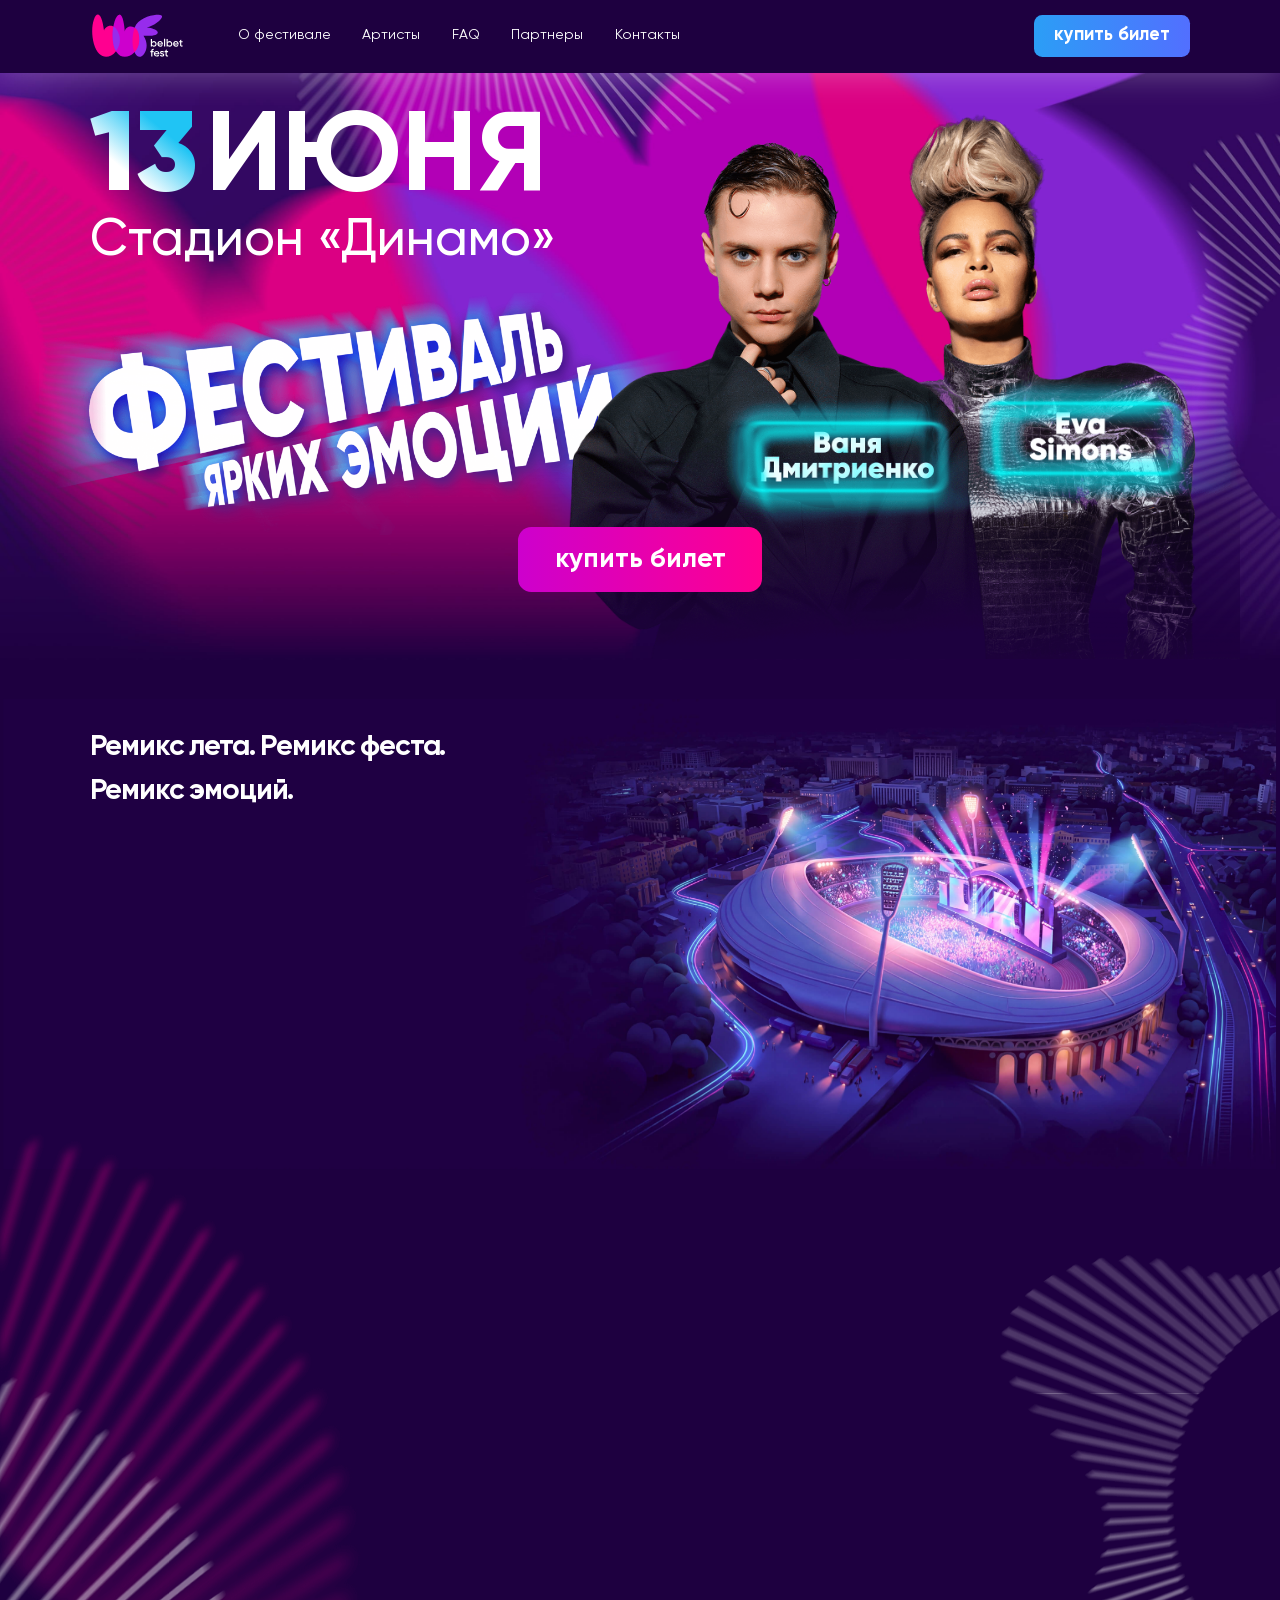
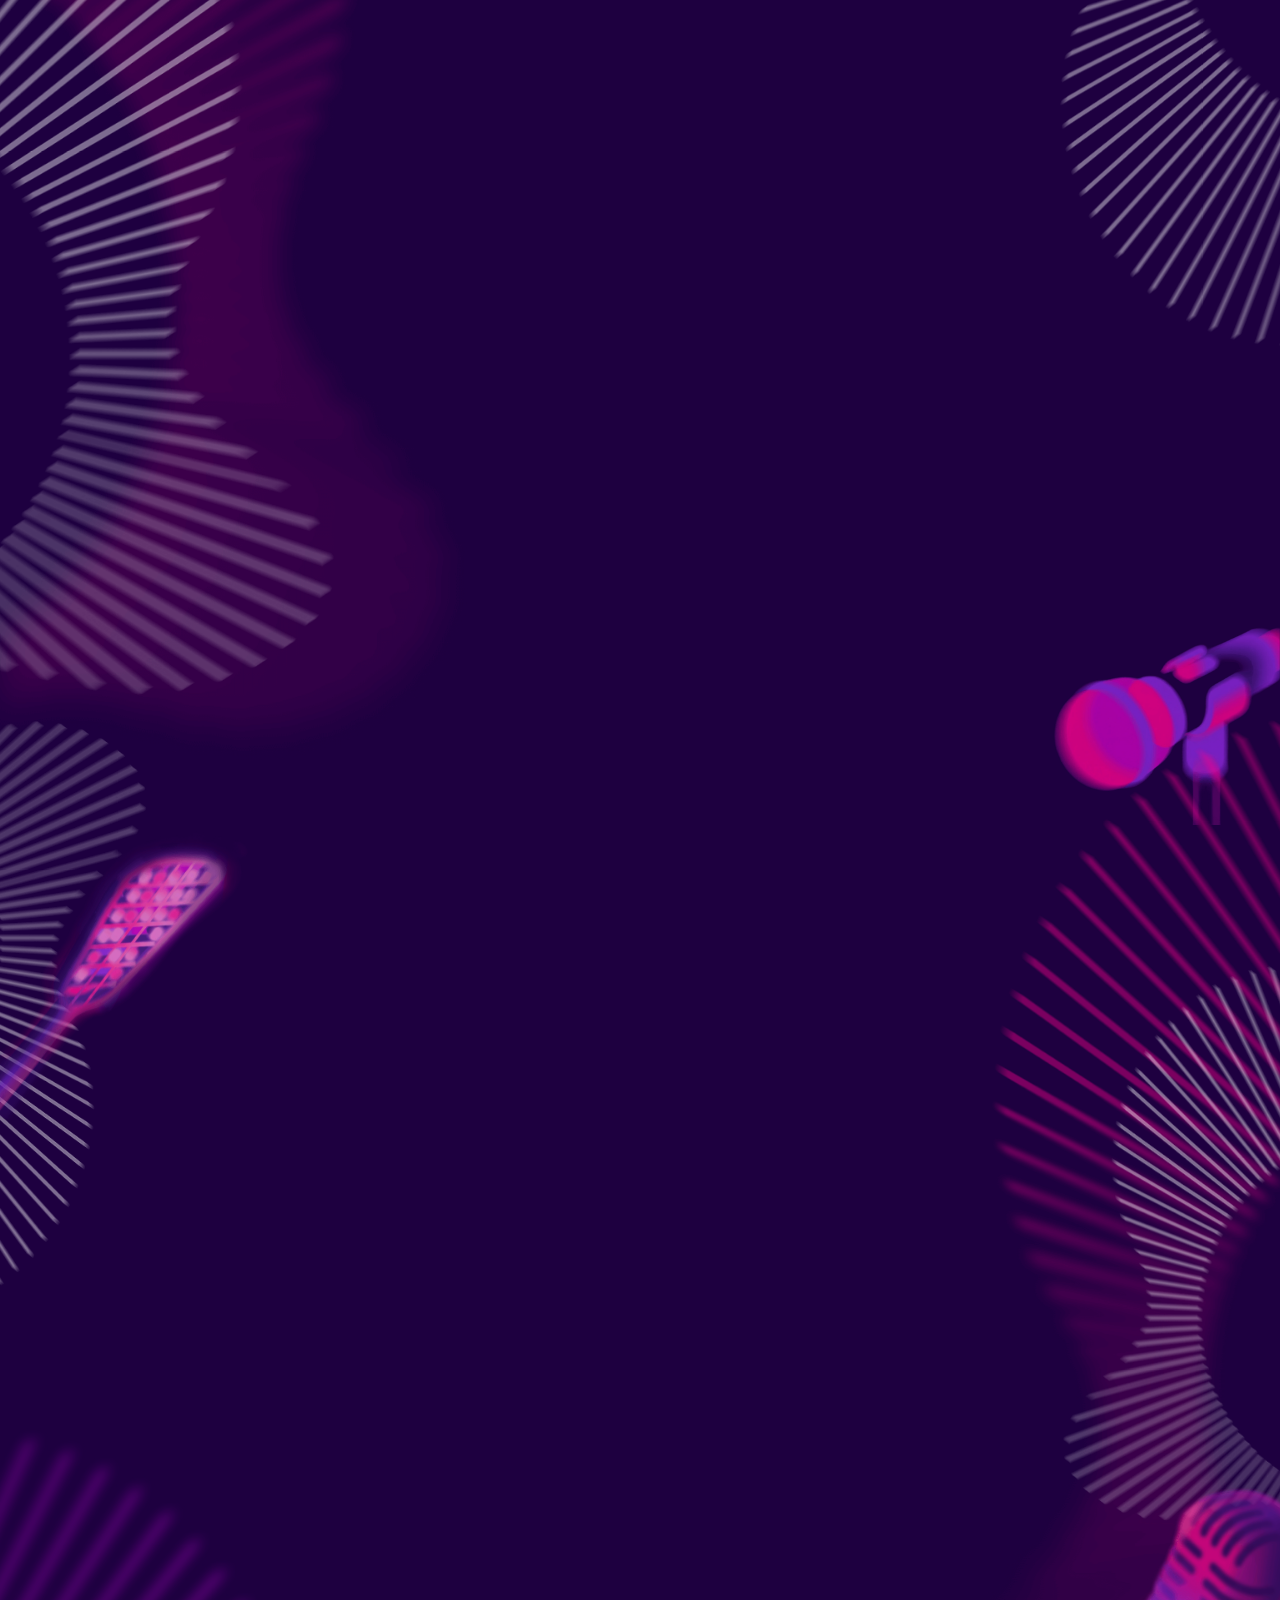
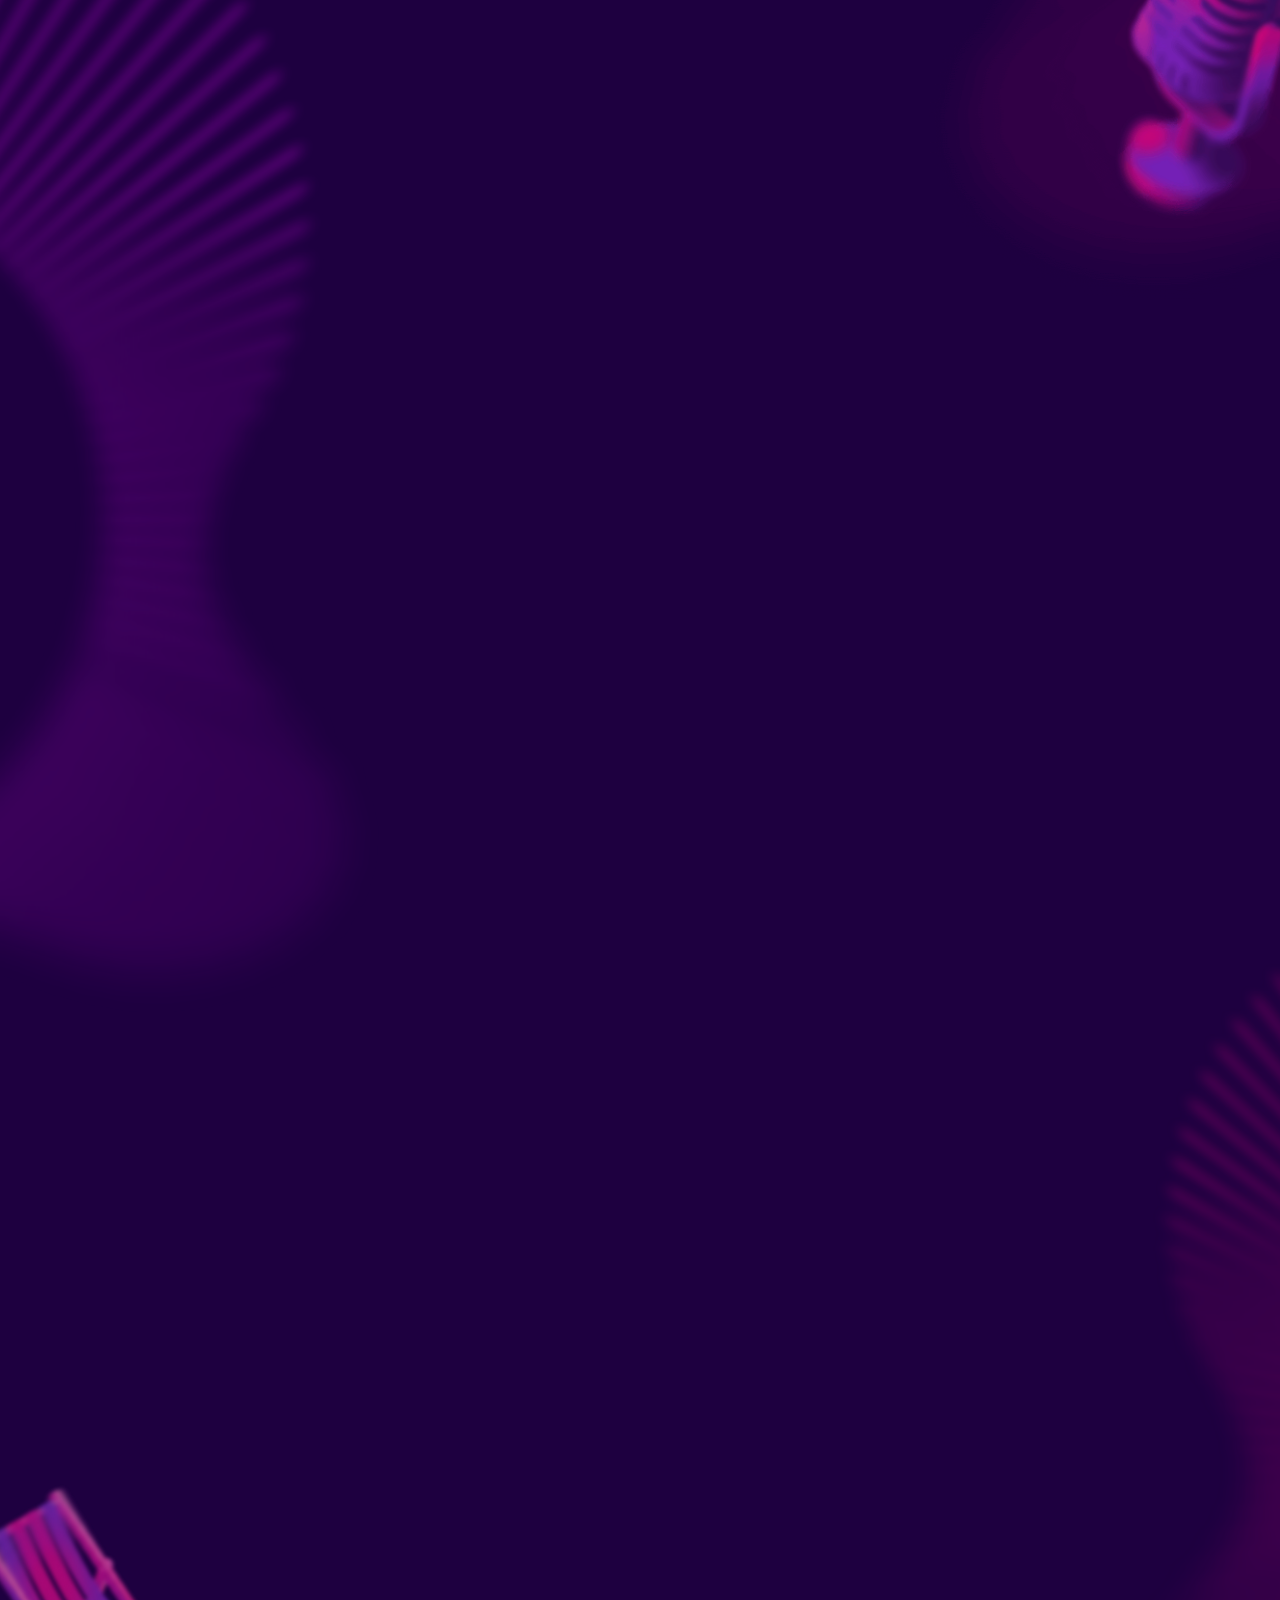
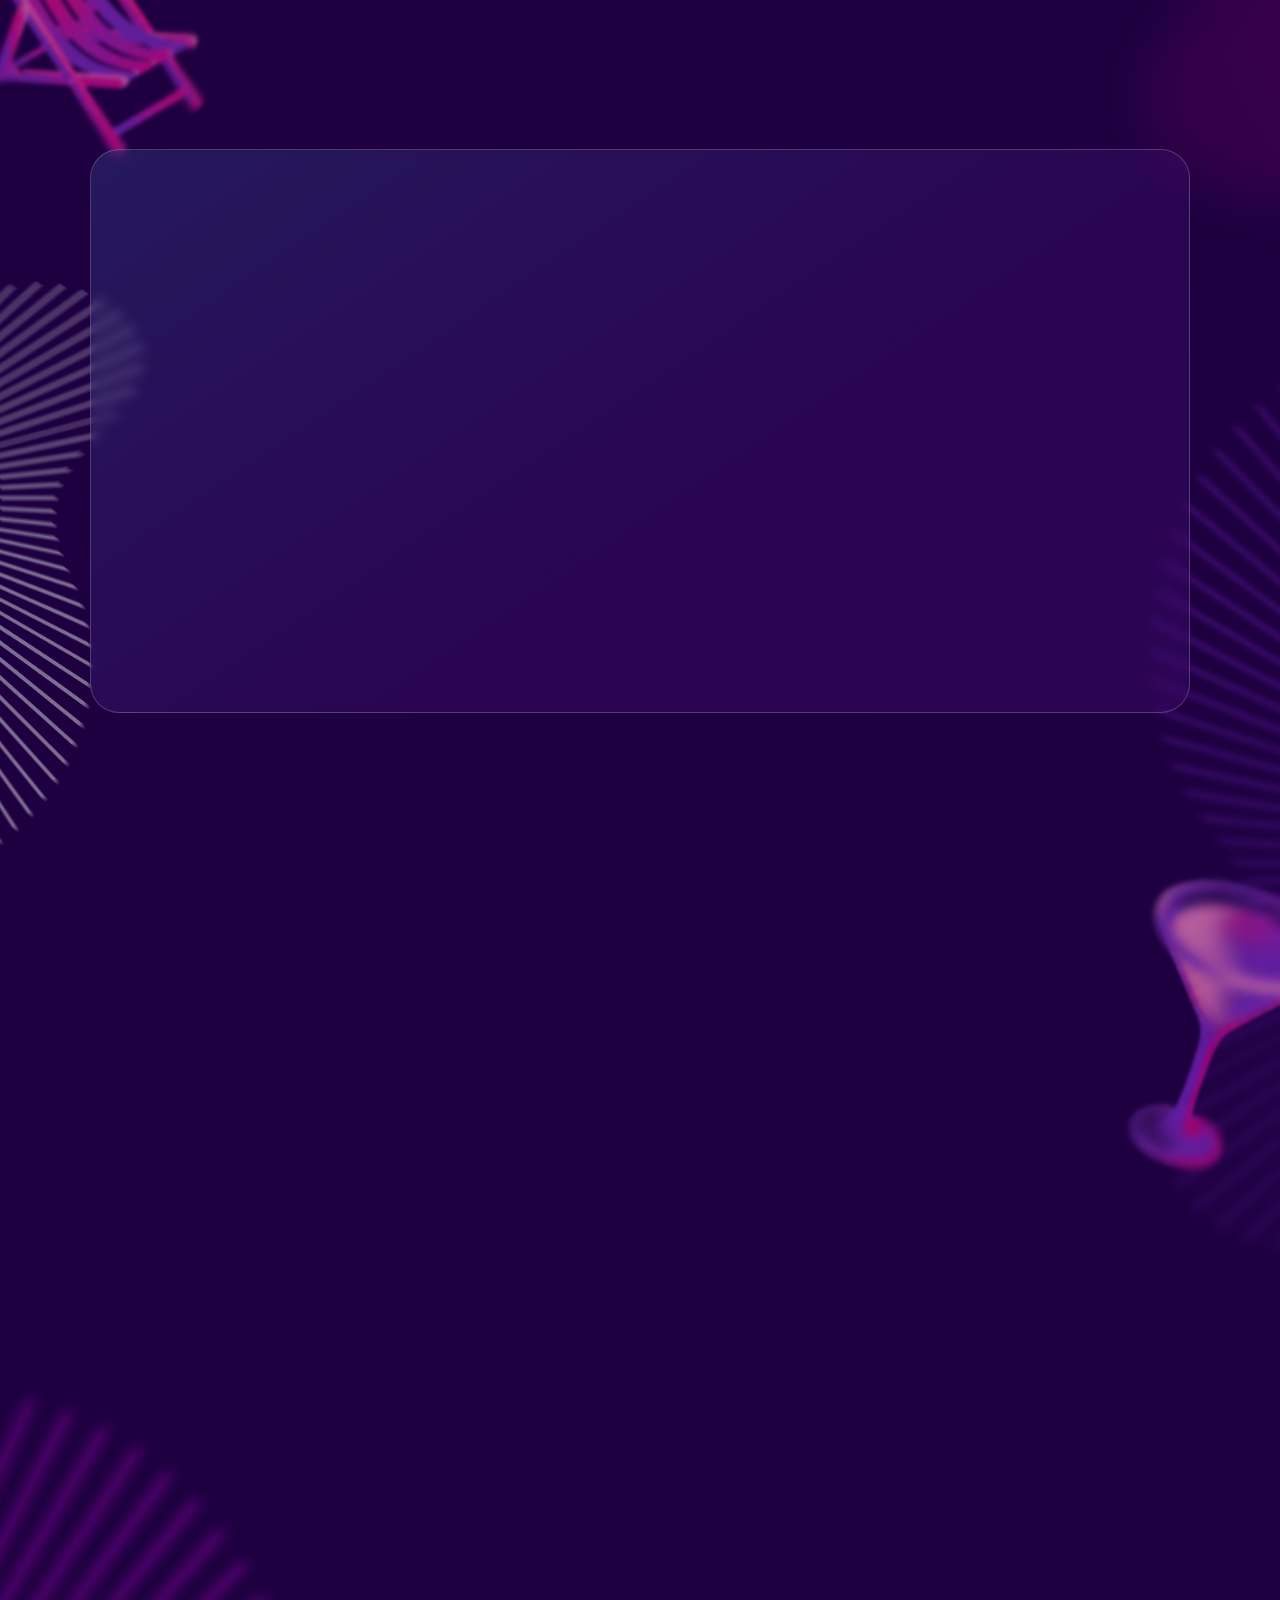
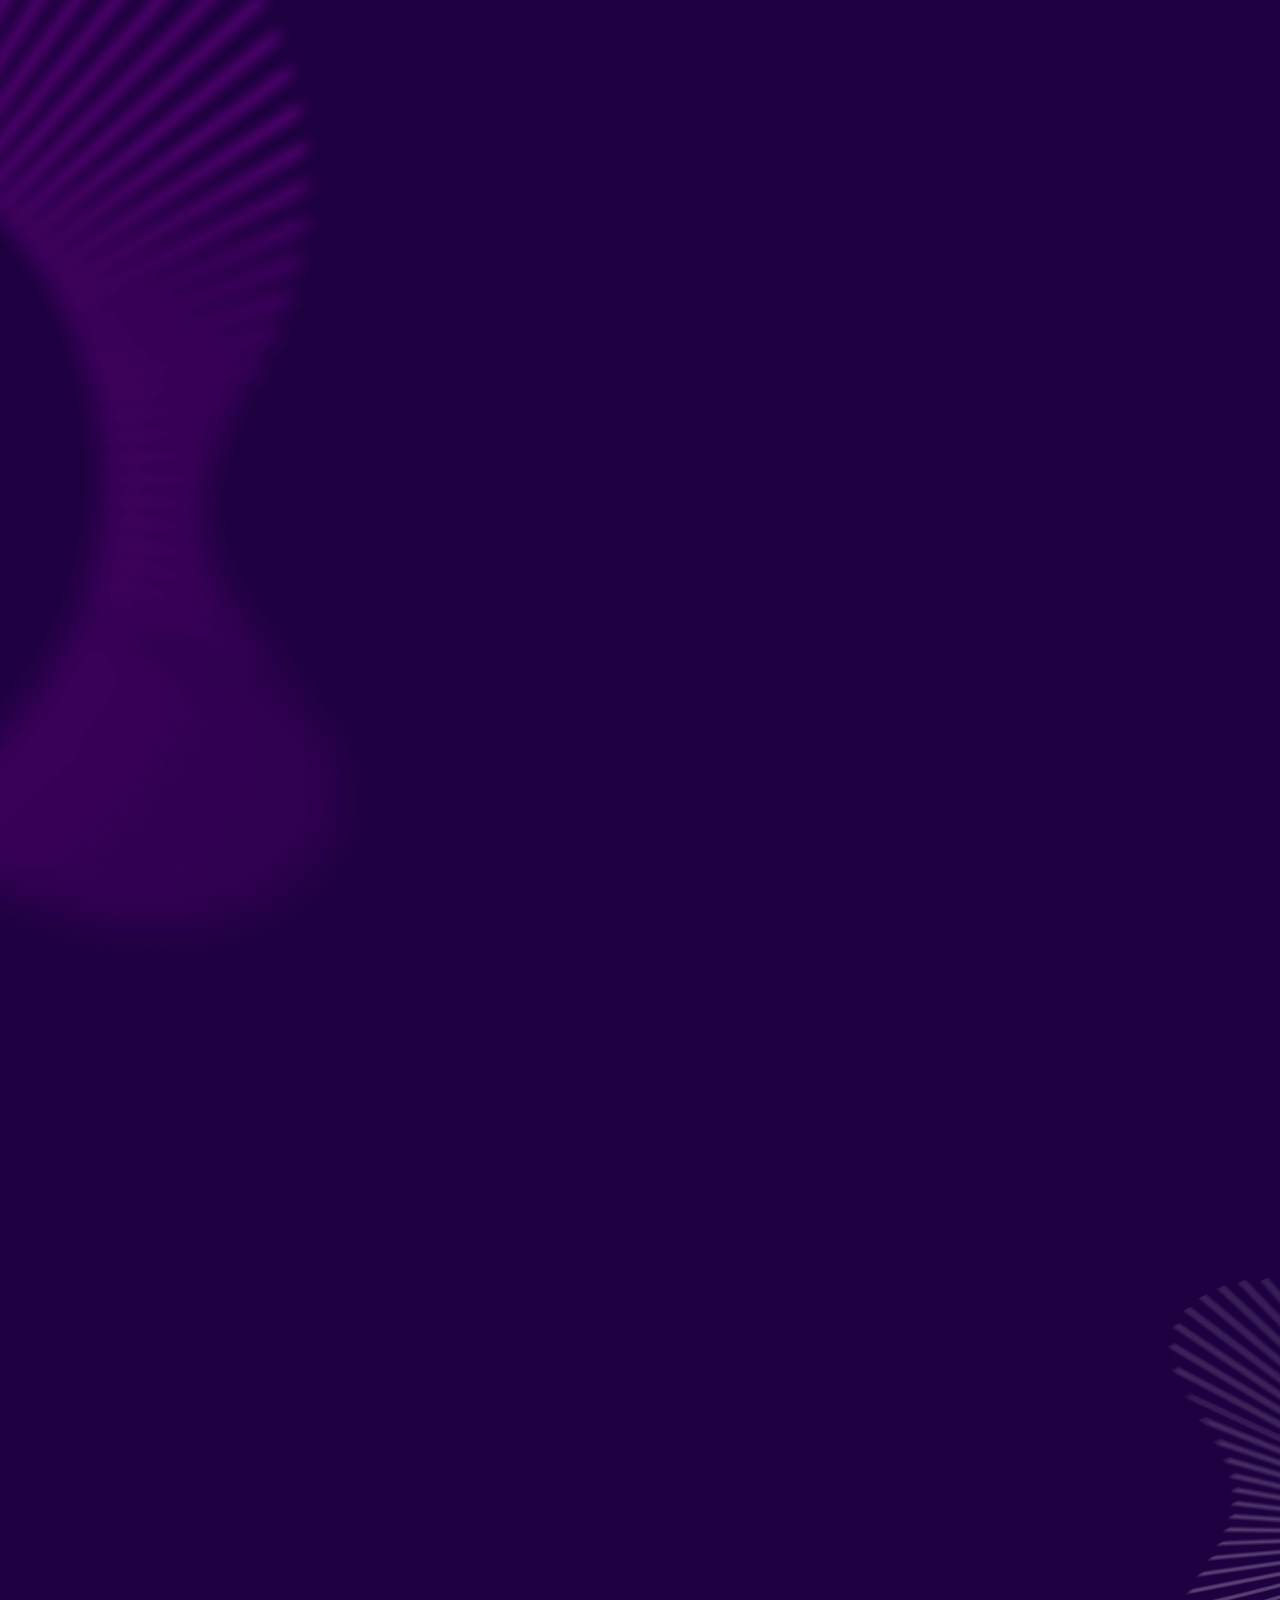
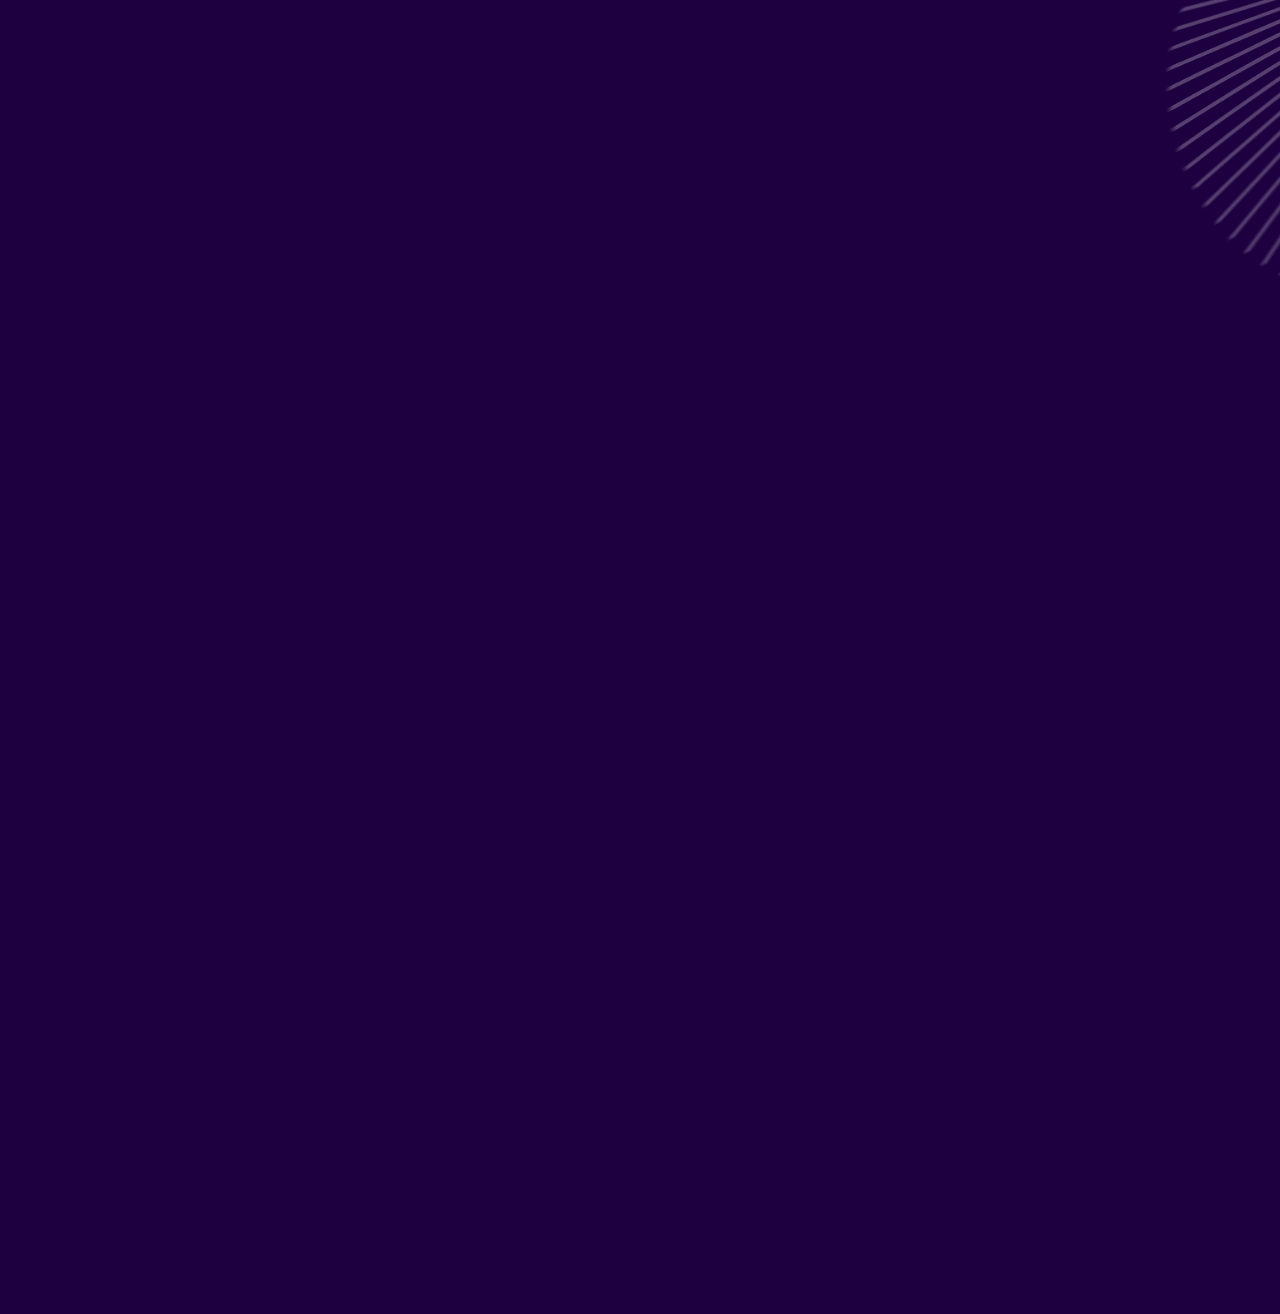
<file: index.html>
<!DOCTYPE html>
<html>
<head>
  <meta charset="UTF-8"> 
  <meta name="viewport" content="width=device-width, initial-scale=1.0">
  <title>ФЕСТИВАЛЬ ЯРКИХ ЭМОЦИЙ</title>

  <link rel="apple-touch-icon" sizes="57x57" href="img/favicon/apple-icon-57x57.png">
  <link rel="apple-touch-icon" sizes="60x60" href="img/favicon/apple-icon-60x60.png">
  <link rel="apple-touch-icon" sizes="72x72" href="img/favicon/apple-icon-72x72.png">
  <link rel="apple-touch-icon" sizes="76x76" href="img/favicon/apple-icon-76x76.png">
  <link rel="apple-touch-icon" sizes="114x114" href="img/favicon/apple-icon-114x114.png">
  <link rel="apple-touch-icon" sizes="120x120" href="img/favicon/apple-icon-120x120.png">
  <link rel="apple-touch-icon" sizes="144x144" href="img/favicon/apple-icon-144x144.png">
  <link rel="apple-touch-icon" sizes="152x152" href="img/favicon/apple-icon-152x152.png">
  <link rel="apple-touch-icon" sizes="180x180" href="img/favicon/apple-icon-180x180.png">
  <link rel="icon" type="image/png" sizes="192x192"  href="img/favicon/android-icon-192x192.png">
  <link rel="icon" type="image/png" sizes="32x32" href="img/favicon/favicon-32x32.png">
  <link rel="icon" type="image/png" sizes="96x96" href="img/favicon/favicon-96x96.png">
  <link rel="icon" type="image/png" sizes="16x16" href="img/favicon/favicon-16x16.png">
  <link rel="manifest" href="img/favicon/manifest.json">
  <meta name="msapplication-TileColor" content="#ffffff">
  <meta name="msapplication-TileImage" content="/ms-icon-144x144.png">
  <meta name="theme-color" content="#ffffff">

  <meta 
    name="description"
    content="belbet - множество ярких и динамичных игр, простой и быстрый ввод и вывод средств, надёжность. Испытай удачу и выиграй - крупные денежные призы, автомобиль или даже квартиру!"
  />

  <link rel="stylesheet" href="libs/fancybox/jquery.fancybox.min.css?v=0.0.1"  media="screen" />
  <link rel="stylesheet" href="libs/normalize/normalize.css?v=0.0.1"  media="screen" />
  <link rel="stylesheet" href="libs/swiper/swiper-bundle.min.css?v=0.0.1"  media="screen" />
  <link rel="stylesheet" href="libs/aos-master/dist/aos.css?v=0.0.1"  media="screen" />
  <link rel="stylesheet" href="css/main.css?v=0.0.1"  media="screen" />

  <!-- Google Tag Manager -->
  <script>(function(w,d,s,l,i){w[l]=w[l]||[];w[l].push({'gtm.start':
  new Date().getTime(),event:'gtm.js'});var f=d.getElementsByTagName(s)[0],
  j=d.createElement(s),dl=l!='dataLayer'?'&l='+l:'';j.async=true;j.src=
  'https://www.googletagmanager.com/gtm.js?id='+i+dl;f.parentNode.insertBefore(j,f);
  })(window,document,'script','dataLayer','GTM-N3CVV2Q6');</script>
  <!-- End Google Tag Manager -->
</head>  
<body class="home" >
  <!-- Yandex.Metrika counter -->
<script type="text/javascript">
    (function(m,e,t,r,i,k,a){
        m[i]=m[i]||function(){(m[i].a=m[i].a||[]).push(arguments)};
        m[i].l=1*new Date();
        for (var j = 0; j < document.scripts.length; j++) {if (document.scripts[j].src === r) { return; }}
        k=e.createElement(t),a=e.getElementsByTagName(t)[0],k.async=1,k.src=r,a.parentNode.insertBefore(k,a)
    })(window, document,'script','https://mc.yandex.ru/metrika/tag.js', 'ym');

    ym(100089155, 'init', {webvisor:true, clickmap:true, referrer: document.referrer, url: location.href, accurateTrackBounce:true, trackLinks:true});
</script>
<noscript><div><img src="https://mc.yandex.ru/watch/100089155" style="position:absolute; left:-9999px;" alt="" /></div></noscript>
<!-- /Yandex.Metrika counter -->
<!-- Google Tag Manager (noscript) -->
<noscript><iframe src="https://www.googletagmanager.com/ns.html?id=GTM-N3CVV2Q6"
height="0" width="0" style="display:none;visibility:hidden"></iframe></noscript>
<!-- End Google Tag Manager (noscript) -->
<script src="js/appsflyer-smart-script.js?v=0.0.1"></script>
<script src="js/appsflyer-insert-link-script.js?v=0.0.1"></script>
 <!-- appsflyer-smart-script end -->
<!-- header -->
<header class="header">
  <div class="wrapper">
    <div class="header-block">
      <div class="logo-block">
        <a href="/#main" class="logo">
          <img src="img/logo.svg" alt="">
        </a>
      </div>

      <div class="header-main">
        <button class="menu-toggle"></button>
        <button class="menu-close"></button>
        
        <div class="header-main-content">
          <div class="header-menu">
            <div class="menu-container">
              <ul class="menu">
                <li class="menu-item"><a href="/#about">О фестивале</a></li>
                <li class="menu-item"><a href="/#artists">Артисты</a></li>
                <li class="menu-item"><a href="/#faq">FAQ</a></li>
                <li class="menu-item"><a href="/#partners">Партнеры</a></li>
                <li class="menu-item"><a href="/#contacts">Контакты</a></li>
              </ul>
            </div>
          </div>

          <div class="contacts-btn">
            <a href="#buy" data-fancybox  class="btn" id="head-btn">купить билет</a>
          </div>
        </div>
      </div>
    </div>
    <button class="menu-toggle"></button>
  </div>
</header>
<!-- header end -->
  <div class="page-wrap" data-scroll-container data-scroll>  
    
   


<section class="hero-section" id="main"> 
  <div class="wrapper">
    <div class="hero-title" data-aos="fade-up" data-aos-duration="1200"><img src="img/data/title.png" alt="ФЕСТИВАЛЬ ЯРКИХ ЭМОЦИЙ"></div>
    <div class="hero-capt" data-aos="fade-left" data-aos-delay="500" data-aos-duration="700"><img src="img/data/head.png" alt=""><img src="img/data/head-mobile.png" alt="" class="mobile"></div>
    <div class="hero-date" data-aos="fade-up" data-aos-delay="300" data-aos-duration="900">
      <div class="num">13</div> 
      <div class="c">
        <div class="t">июня</div>
        <div class="p">Стадион «Динамо»</div>
      </div>
    </div>
    <div class="section-btns" data-aos="fade-up" data-aos-delay="300" data-aos-duration="900"><a href="#buy" data-fancybox class="btn btn-main" id="hero-btn">купить билет</a></div>
  </div>
</section>

<!-- about -->
<div class="section about-section" id="about">
  <div class="wrapper">
    <div class="about-block">
      <div class="about-text">
        <h1 class="h3" data-aos="fade-up">Ремикс&nbsp;лета. Ремикс&nbsp;феста.<br/> Ремикс&nbsp;эмоций.</h1>
        <div data-aos="fade-up" data-aos-delay="300">
          <p>belbet fest продолжает удивлять! В&nbsp;этом году мы&nbsp;выходим за&nbsp;рамки привычного и&nbsp;представляем два формата фестиваля— ещё больше эмоций, драйва и&nbsp;вау-моментов.</p>
          <p>Тебя ждут захватывающие активности, любимые зоны фудкорта и&nbsp;атмосфера, в&nbsp;которую хочется нырнуть с&nbsp;головой.</p>
          <p><strong>И самое главное — ты сам выбираешь, как&nbsp;прожить этот&nbsp;фестиваль.</strong></p>
          <p>Все подробности в нашем <a href="https://t.me/belbet_fest" target="_blank" class="tg-link"><i class="svgicon svgicon-link"><svg><use xlink:href="img/icons/symbol/sprite.svg#link"></use> </svg></i>
 телеграм-канале</a></p>
          <p>До встречи на <strong>belbet fest 2026</strong></p>
        </div>
      </div>
      <div class="about-img"></div>
      <div class="section-btns hide-on-desktop"><a href="#buy" data-fancybox class="btn">купить билет</a></div>
    </div>
  </div>
</div>
<!-- about end -->


<!-- art -->

<div class="section art-section" id="artists">
  <div class="wrapper">
    <div class="section-title" data-aos="fade-up">артисты</div>
    <div class="section-capt" data-aos="fade-up">Феерия звука и драйва: эти артисты зажгут твою душу!</div>

    <div class="art-block" data-aos="fade-up">
      <div class="art-head">
        <div class="art-slider">
          <div class="swiper">
            <div class="swiper-wrapper">
              <div class="swiper-slide">
                <div class="art-item">
                  <div class="art-item-img" style="background-image: url(img/data/art/dmitrienko2.jpg);"></div>
                  <div class="art-item-text">
                    Ваня Дмитриенко
                  </div>    
                </div>
              </div> 
              <div class="swiper-slide">
                <div class="art-item">
                  <div class="art-item-img" style="background-image: url(img/data/art/eva.png);"></div>
                  <div class="art-item-text">
                    Eva Simons
                  </div>
                </div>
              </div>
            </div>
            <div class="swiper-pagination"></div>
          </div>
        </div>
      </div>

      <div class="art-other">
        <div class="art-slider">
          <div class="swiper">
            <div class="swiper-wrapper">
              <div class="swiper-slide">
                <div class="art-item opened">
                  <div class="art-item-img" style="background-image: url(img/data/art/5sta.jpg);"></div>
                  <div class="art-item-text">
                    5sta Family
                  </div>
                </div>
              </div>
              <div class="swiper-slide">
                <div class="art-item opened">
                  <div class="art-item-img" style="background-image: url(img/data/art/niletto.jpg);"></div>
                  <div class="art-item-text">
                    NILETTO
                  </div>
                </div>
              </div>
              <div class="swiper-slide">
                <div class="art-item opened">
                  <div class="art-item-img" style="background-image: url(img/data/art/seryabkina.jpg);"></div>
                  <div class="art-item-text">
                    SERYABKINA
                  </div>
                </div>
              </div>
              <div class="swiper-slide">
                <div class="art-item opened">
                  <div class="art-item-img" style="background-image: url(img/data/art/dj-swanky.jpg);"></div>
                  <div class="art-item-text">
                    Swanky Tunes
                  </div>
                </div>
              </div> 
              <div class="swiper-slide">
                <div class="art-item opened">
                  <div class="art-item-img" style="background-image: url(img/data/art/galibri-mavik.jpg);"></div>
                  <div class="art-item-text">
                    Galibri & Mavik
                  </div>
                </div>
              </div>
              <div class="swiper-slide">
                <div class="art-item opened">
                  <div class="art-item-img" style="background-image: url(img/data/art/kravchenko.jpg);"></div>
                  <div class="art-item-text">
                    Настя Кравченко
                  </div>
                </div>
              </div>
              <div class="swiper-slide">
                <div class="art-item opened">
                  <div class="art-item-img" style="background-image: url(img/data/art/dj-jeneva.jpg);"></div>
                  <div class="art-item-text">
                    DJ Jeneva
                  </div>
                </div>
              </div>
              <div class="swiper-slide">
                <div class="art-item opened">
                  <div class="art-item-img" style="background-image: url(img/data/art/cosa-nostra.jpg);"></div>
                  <div class="art-item-text">
                    Cosa Nostra
                  </div>
                </div>
              </div>
            </div>
            <div class="swiper-pagination"></div>
          </div>
        </div>
      </div>
    </div>
    <div class="section-btns" data-aos="fade-up">
      <a href="https://bezkassira.by/belbet-fest-2026-186173/" id="art-bez" target="_blank" class="btn btn-main"><span>купить билет</span> на bezkassira.by</a>
      <a href="https://www.ticketpro.by/raznoe/belbet-fest-2026-13-iyunya-2026/" id="art-ticketspro" target="_blank" class="btn"><span>купить билет</span> на ticketpro.by</a>
    </div>
  </div>

  <div class="decor decor-left decor-1" data-paroller-factor="0.05"></div>
  <div class="decor decor-left decor-2" data-paroller-factor="0.08"></div>
  <div class="decor decor-right decor-3" data-paroller-factor="0.2"></div>
  <div class="decor decor-right decor-4" data-paroller-factor="0.15"></div>
  <div class="decor decor-left decor-5" data-paroller-factor="0.2"></div>
  <div class="decor decor-left decor-6" data-paroller-factor="0.15"></div>
</div>
<!-- art end -->


<!-- changed -->
<!-- programm -->
<div class="section programm-section" id="programm">
  <div class="wrapper">
    <div class="section-title" data-aos="fade-up">Программа</div>

    <div class="prog-row">
      <div class="prog-col">
        <section class="programm programm-main" data-aos="fade-up">
          <div class="programm-title">Главная сцена</div>
          <ul class="programm-list">
            <li class="programm-item">
              <div class="programm-time">
                <span class="programm-time-start">16:00</span>
                <span class="programm-time-end">16:30</span>
              </div>
              <span class="programm-artist"><strong>DJ Jeneva</strong></span>
            </li>
            <li class="programm-item">
              <div class="programm-time">
                <span class="programm-time-start">16:30</span>
                <span class="programm-time-end">16:45</span>
              </div>
              <span class="programm-artist"><strong>Настя Крав</strong>ченко</span>
            </li>
            <li class="programm-item">
              <div class="programm-time">
                <span class="programm-time-start">16:45</span>
                <span class="programm-time-end">17:05</span>
              </div>
              <span class="programm-artist"><strong>Cosa Nostra</strong></span>
            </li>
            <li class="programm-item">
              <div class="programm-time">
                <span class="programm-time-start">17:15</span>
                <span class="programm-time-end">17:55</span>
              </div>
              <span class="programm-artist"><strong>Galibri & Mavik</strong></span>
            </li>
            <li class="programm-item">
              <div class="programm-time">
                <span class="programm-time-start">18:10</span>
                <span class="programm-time-end">18:45</span>
              </div>
              <span class="programm-artist"><strong>SERYABKINA</strong></span>
            </li>
            <li class="programm-item">
              <div class="programm-time">
                <span class="programm-time-start">19:00</span>
                <span class="programm-time-end">19:30</span>
              </div>
              <span class="programm-artist"><strong>5sta Family</strong></span>
            </li>
            <li class="programm-item">
              <div class="programm-time">
                <span class="programm-time-start">19:35</span>
                <span class="programm-time-end">20:05</span>
              </div>
              <span class="programm-artist"><strong>Swanky Tunes</strong></span>
            </li>
            <li class="programm-item">
              <div class="programm-time">
                <span class="programm-time-start">20:20</span>
                <span class="programm-time-end">21:05</span>
              </div>
              <span class="programm-artist"><strong>NILETTO</strong></span>
            </li>
            <li class="programm-item">
              <div class="programm-time">
                <span class="programm-time-start">21:10</span>
                <span class="programm-time-end">21:55</span>
              </div>
              <span class="programm-artist"><strong>Eva Simons</strong></span>
            </li>
            <li class="programm-item">
              <div class="programm-time">
                <span class="programm-time-start">22:15</span>
                <span class="programm-time-end">23:00</span>
              </div>
              <span class="programm-artist"><strong>Ваня Дмитриенко</strong></span>
            </li>
            <li class="programm-item programm-item--fireworks">
              <div class="programm-time">
                <span class="programm-time-start">23:00</span>
              </div>
              <span class="programm-artist"><strong>Фейерверк</strong></span>
            </li>
          </ul>
          <div class="programm-capt">*В программе возможны изменения</div>
        </section>
      </div>
      <div class="prog-col">
        <section class="programm" data-aos="fade-up">
          <div class="programm-title">Дополнительные сцены</div>

          <div class="programm-nav">
            <button class="active" data-target="#boombox">Бумбокс</button>
            <button data-target="#club">Загородный клуб</button>
          </div>
          <ul class="programm-list" id="boombox">
            <li class="programm-item">
              <div class="programm-time">
                <span class="programm-time-start">12:00</span>
                <span class="programm-time-end">13:30</span>
              </div>
              <span class="programm-artist"><strong>DJ ZHARA</strong></span>
            </li>
            <li class="programm-item">
              <div class="programm-time">
                <span class="programm-time-start">13:30</span>
                <span class="programm-time-end">14:00</span>
              </div>
              <span class="programm-artist"><strong>Шоу мажореток «ХОЛИДЕЙ»</strong></span>
            </li>
            <li class="programm-item">
              <div class="programm-time">
                <span class="programm-time-start">14:00</span>
                <span class="programm-time-end">14:10</span>
              </div>
              <span class="programm-artist">Розыгрыш призов от belbet</span>
            </li>
            <li class="programm-item">
              <div class="programm-time">
                <span class="programm-time-start">14:10</span>
                <span class="programm-time-end">14:40</span>
              </div>
              <span class="programm-artist"><strong>ELLIYA</strong></span>
            </li>
            <li class="programm-item">
              <div class="programm-time">
                <span class="programm-time-start">14:40</span>
                <span class="programm-time-end">15:10</span>
              </div>
              <span class="programm-artist"><strong>Mash-upset от Зины Латушкиной и DJ Martend</strong></span>
            </li>
            <li class="programm-item">
              <div class="programm-time">
                <span class="programm-time-start">15:10</span>
                <span class="programm-time-end">15:20</span>
              </div>
              <span class="programm-artist">Розыгрыш призов от belbet</span>
            </li>
            <li class="programm-item">
              <div class="programm-time">
                <span class="programm-time-start">15:20</span>
                <span class="programm-time-end">15:45</span>
              </div>
              <span class="programm-artist"><strong>Алена TOVSTIK</strong></span>
            </li>
            <li class="programm-item">
              <div class="programm-time">
                <span class="programm-time-start">15:50</span>
                <span class="programm-time-end">16:20</span>
              </div>
              <span class="programm-artist"><strong>Лера Бернатович & Артем Скороль</strong></span>
            </li>
            <li class="programm-item">
              <div class="programm-time">
                <span class="programm-time-start">16:20</span>
                <span class="programm-time-end">16:30</span>
              </div>
              <span class="programm-artist">Розыгрыш призов от партнеров</span>
            </li>
            <li class="programm-item">
              <div class="programm-time">
                <span class="programm-time-start">16:30</span>
                <span class="programm-time-end">17:00</span>
              </div>
              <span class="programm-artist"><strong>Максим Тимакоf</strong></span>
            </li>
            <li class="programm-item">
              <div class="programm-time">
                <span class="programm-time-start">17:00</span>
                <span class="programm-time-end">17:15</span>
              </div>
              <span class="programm-artist">Розыгрыш призов от партнеров</span>
            </li>
            <li class="programm-item">
              <div class="programm-time">
                <span class="programm-time-start">17:15</span>
                <span class="programm-time-end">18:00</span>
              </div>
              <span class="programm-artist">Кавер-группа «RAZGAR»</span>
            </li>
            <li class="programm-item">
              <div class="programm-time">
                <span class="programm-time-start">18:00</span>
                <span class="programm-time-end">18:15</span>
              </div>
              <span class="programm-artist">Розыгрыш призов от belbet</span>
            </li>
            <li class="programm-item">
              <div class="programm-time">
                <span class="programm-time-start">18:15</span>
                <span class="programm-time-end">19:00</span>
              </div>
              <span class="programm-artist"><strong>Баронесса и Радиобэнд</strong></span>
            </li>
            <li class="programm-item">
              <div class="programm-time">
                <span class="programm-time-start">19:00</span>
                <span class="programm-time-end">22:00</span>
              </div>
              <span class="programm-artist"><strong>DJ ZHARA</strong></span>
            </li>
          </ul>
          <ul class="programm-list hidden" id="club">
            <li class="programm-item">
              <div class="programm-time">
                <span class="programm-time-start">12:00</span>
                <span class="programm-time-end">13:50</span>
              </div>
              <span class="programm-artist"><strong>DJ Vladlen</strong></span>
            </li>
            <li class="programm-item">
              <div class="programm-time">
                <span class="programm-time-start">13:50</span>
                <span class="programm-time-end">14:00</span>
              </div>
              <span class="programm-artist">Розыгрыш призов от belbet</span>
            </li>
            <li class="programm-item">
              <div class="programm-time">
                <span class="programm-time-start">14:00</span>
                <span class="programm-time-end">15:00</span>
              </div>
              <span class="programm-artist"><strong>Stik Rock тренировка с группой Cosa Nostra</strong></span>
            </li>
            <li class="programm-item">
              <div class="programm-time">
                <span class="programm-time-start">15:00</span>
                <span class="programm-time-end">15:15</span>
              </div>
              <span class="programm-artist">Розыгрыш призов от DYNAMI:Т</span>
            </li>
            <li class="programm-item">
              <div class="programm-time">
                <span class="programm-time-start">15:15</span>
                <span class="programm-time-end">15:50</span>
              </div>
              <span class="programm-artist"><strong>DJ-сет от DYNAMI:Т</strong></span>
            </li>
            <li class="programm-item">
              <div class="programm-time">
                <span class="programm-time-start">15:50</span>
                <span class="programm-time-end">16:00</span>
              </div>
              <span class="programm-artist">Розыгрыш призов от belbet</span>
            </li>
            <li class="programm-item">
              <div class="programm-time">
                <span class="programm-time-start">16:00</span>
                <span class="programm-time-end">17:00</span>
              </div>
              <span class="programm-artist"><strong>Фан-встреча с ХК «Динамо-Минск»</strong></span>
            </li>
            <li class="programm-item">
              <div class="programm-time">
                <span class="programm-time-start">17:00</span>
                <span class="programm-time-end">17:15</span>
              </div>
              <span class="programm-artist">Розыгрыш призов от DYNAMI:Т</span>
            </li>
            <li class="programm-item">
              <div class="programm-time">
                <span class="programm-time-start">17:15</span>
                <span class="programm-time-end">18:20</span>
              </div>
              <span class="programm-artist"><strong>DJ-сет от DYNAMI:Т</strong></span>
            </li>
            <li class="programm-item">
              <div class="programm-time">
                <span class="programm-time-start">18:20</span>
                <span class="programm-time-end">18:30</span>
              </div>
              <span class="programm-artist">Розыгрыш призов от партнеров</span>
            </li>
            <li class="programm-item">
              <div class="programm-time">
                <span class="programm-time-start">18:30</span>
                <span class="programm-time-end">19:20</span>
              </div>
              <span class="programm-artist"><strong>Интерактивное караоке-шоу «Autotunevoiceshow»</strong></span>
            </li>
            <li class="programm-item">
              <div class="programm-time">
                <span class="programm-time-start">19:20</span>
                <span class="programm-time-end">19:30</span>
              </div>
              <span class="programm-artist">Розыгрыш призов от belbet</span>
            </li>
            <li class="programm-item">
              <div class="programm-time">
                <span class="programm-time-start">19:30</span>
                <span class="programm-time-end">22:00</span>
              </div>
              <span class="programm-artist"><strong>Дискотека «ТАНЦПЛОЩАДКА» от Душевного радио с Дмитрием Санковичем</strong></span>
            </li>
          </ul>
        </section>
      </div>
    </div>
  </div>
  <div class="decor decor-right decor-7" data-paroller-factor="0.05"></div>
  <div class="decor decor-right decor-8" data-paroller-factor="0.08"></div>
  <div class="decor decor-right decor-9" data-paroller-factor="0.15"></div>
  <div class="decor decor-left decor-15" data-paroller-factor="0.05"></div>
</div>
<!-- programm end-->

<!-- act -->
<div class="section act-section" id="act">
  <div class="wrapper">
    <div class="section-title" data-aos="fade-up">активности</div>

    <div class="act-slider-wrap" data-aos="fade-up">
      <div class="act-slider">
        <div class="swiper">
          <div class="swiper-wrapper">
            <div class="swiper-slide">
              <div class="act-item">
                <div class="act-item-img" style="background-image: url(img/data/act/1.jpg);"></div>
                <div class="act-item-text">
                  <div class="act-item-title">
                    Мистический сквер Оракул
                  </div>
                  Раскрой тайны будущего: руны, Таро и ответы на самые важные вопросы
                </div>
              </div>
            </div>
            <div class="swiper-slide">
              <div class="act-item">
                <div class="act-item-img" style="background-image: url(img/data/act/2.jpg);"></div>
                <div class="act-item-text">
                  <div class="act-item-title">
                    Городской<br/>Загс belbet
                  </div>
                  Скажи своё главное «Да» и&nbsp;получи благословение от&nbsp;Розы Павловны
                </div>
              </div>
            </div>
            <div class="swiper-slide">
              <div class="act-item">
                <div class="act-item-img" style="background-image: url(img/data/act/3.jpg);"></div>
                <div class="act-item-text">
                  <div class="act-item-title">
                    Загородный Клуб belbet
                  </div>
                  Укроти&nbsp;быка, схвати как можно больше призов и&nbsp;проверь свою меткость в&nbsp;тире
                </div>
              </div>
            </div>
            <div class="swiper-slide">
              <div class="act-item">
                <div class="act-item-img" style="background-image: url(img/data/act/4.jpg);"></div>
                <div class="act-item-text">
                  <div class="act-item-title">
                    belbet Двор
                  </div>
                  Гранж, редкие авто, тюнинг и&nbsp;DJ‑сеты&nbsp;— атмосфера, в&nbsp;которую хочется вернуться
                </div>
              </div>
            </div>
            <div class="swiper-slide">
              <div class="act-item">
                <div class="act-item-img" style="background-image: url(img/data/act/5.jpg);"></div>
                <div class="act-item-text">
                  <div class="act-item-title">
                    QR-Квест Монополия belbet
                  </div>
                  Исследуй фестиваль, сканируй QR‑коды и&nbsp;открывай путь к&nbsp;наградам
                </div>
              </div>
            </div>
            <div class="swiper-slide">
              <div class="act-item">
                <div class="act-item-img" style="background-image: url(img/data/act/6.jpg);"></div>
                <div class="act-item-text">
                  <div class="act-item-title">
                    Служба Знакомств Ключи Любви
                  </div>
                  Найди свой perfect match и&nbsp;закрепи знакомство парными&nbsp;тату
                </div>
              </div>
            </div>
          </div>
          <div class="swiper-pagination"></div>
        </div>
      </div>
      <div class="act-slider">
        <div class="swiper">
          <div class="swiper-wrapper">
            <div class="swiper-slide">
              <div class="act-item">
                <div class="act-item-img" style="background-image: url(img/data/act/7.jpg);"></div>
                <div class="act-item-text">
                  <div class="act-item-title">
                    Великолепный Цирк
                  </div>
                  Фокусы, акробаты и магия настоящего шапито — удивляйся как в детстве
                </div>
              </div>
            </div>
            <div class="swiper-slide">
              <div class="act-item">
                <div class="act-item-img" style="background-image: url(img/data/act/8.jpg);"></div>
                <div class="act-item-text">
                  <div class="act-item-title">
                    Кальянный Бар Секрет Алисы
                  </div>
                  Дымная сказка, уютная атмосфера и идеальный повод замедлиться
                </div>
              </div>
            </div>
            <div class="swiper-slide">
              <div class="act-item">
                <div class="act-item-img" style="background-image: url(img/data/act/9.jpg);"></div>
                <div class="act-item-text">
                  <div class="act-item-title">
                    Лунапарк
                  </div>
                  Окунись в&nbsp;веселье по&nbsp;максимуму&nbsp;— только драйв, азарт и&nbsp;море развлечений
                </div>
              </div>
            </div>
            <div class="swiper-slide">
              <div class="act-item">
                <div class="act-item-img" style="background-image: url(img/data/act/10.jpg);"></div>
                <div class="act-item-text">
                  <div class="act-item-title">
                    Пляж belbet
                  </div>
                  Курорт мечты с&nbsp;яркими коктейлями и&nbsp;зоной отдыха для полного расслабления
                </div>
              </div>
            </div>
            <div class="swiper-slide">
              <div class="act-item">
                <div class="act-item-img" style="background-image: url(img/data/act/11.jpg);"></div>
                <div class="act-item-text">
                  <div class="act-item-title">
                    Фотолокация Вселенная игр belbet
                  </div>
                  Примерь на себя стиль, эмоции и суперсилу культовых персонажей игр belbet
                </div>
              </div>
            </div>
          </div>
          <div class="swiper-pagination"></div>
        </div>
      </div>
    </div>
  </div>
  <div class="decor decor-right decor-16" data-paroller-factor="0.15"></div>
  <div class="decor decor-left decor-17" data-paroller-factor="0.15"></div>
</div>
<!-- act end-->


<!-- map -->
<div class="section map-section" id="map">
  <div class="wrapper">
    <div class="section-title" data-aos="fade-up">Карта фестиваля</div>
    <div class="map-block">
      <div class="map-left" data-aos="fade-up"><img src="img/data/map.png" alt=""></div>
      <div class="map-right" data-aos="fade-up">
        <div class="hide-on-mobile"><img src="img/data/m1.jpg" alt=""></div>
        <div class="hide-on-desktop"><img src="img/data/m1-mobile.jpg" alt=""></div>
      </div>
    </div>
  </div>
  <div class="decor decor-left decor-5" data-paroller-factor="0.2"></div>
  <div class="decor decor-right decor-18" data-paroller-factor="0.15"></div>
  <div class="decor decor-right decor-19" data-paroller-factor="0.15"></div>
</div>
<!-- map end-->


<!-- changed end -->

<!-- photo -->
<div class="section photo-section" id="photo">
  <div class="wrapper">
    <div class="section-title" data-aos="fade-up">как это было</div>
    <div class="section-capt" data-aos="fade-up">Видео- и фотоотчет с прошедших фестивалей</div>
    <div class="photo-block">
      <div class="photo-slider" data-aos="fade-up">
        
        <div class="swiper">
          <div class="swiper-wrapper">
            <div class="swiper-slide">
              <div class="photo-item">
                <a href="img/data/slide-13.png" data-fancybox="photos" style="background-image: url(img/data/slide-13.png);"><img src="img/data/slide-13.png" alt=""></a>
              </div>
            </div>
            <div class="swiper-slide">
              <div class="photo-item">
                <a href="img/data/slide-1.png" data-fancybox="photos" style="background-image: url(img/data/slide-1.png);"><img src="img/data/slide-1.png" alt=""></a>
              </div>
            </div>
            <div class="swiper-slide">
              <div class="photo-item">
                <a href="img/data/slide-2.png" data-fancybox="photos" style="background-image: url(img/data/slide-2.png);"><img src="img/data/slide-2.png" alt=""></a>
              </div>
            </div>
            <div class="swiper-slide">
              <div class="photo-item">
                <a href="img/data/slide-3.png" data-fancybox="photos" style="background-image: url(img/data/slide-3.png);"><img src="img/data/slide-3.png" alt=""></a>
              </div>
            </div>
            <div class="swiper-slide">
              <div class="photo-item">
                <a href="img/data/slide-5.png" data-fancybox="photos" style="background-image: url(img/data/slide-5.png);"><img src="img/data/slide-5.png" alt=""></a>
              </div>
            </div>
            <div class="swiper-slide">
              <div class="photo-item">
                <a href="img/data/slide-6.png" data-fancybox="photos" style="background-image: url(img/data/slide-6.png);"><img src="img/data/slide-6.png" alt=""></a>
              </div>
            </div>
            <div class="swiper-slide">
              <div class="photo-item">
                <a href="img/data/slide-7.png" data-fancybox="photos" style="background-image: url(img/data/slide-7.png);"><img src="img/data/slide-7.png" alt=""></a>
              </div>
            </div>
            <div class="swiper-slide">
              <div class="photo-item">
                <a href="img/data/slide-8.png" data-fancybox="photos" style="background-image: url(img/data/slide-8.png);"><img src="img/data/slide-8.png" alt=""></a>
              </div>
            </div>
            <div class="swiper-slide">
              <div class="photo-item">
                <a href="img/data/slide-9.png" data-fancybox="photos" style="background-image: url(img/data/slide-9.png);"><img src="img/data/slide-9.png" alt=""></a>
              </div>
            </div>
            <div class="swiper-slide">
              <div class="photo-item">
                <a href="img/data/slide-10.png" data-fancybox="photos" style="background-image: url(img/data/slide-10.png);"><img src="img/data/slide-10.png" alt=""></a>
              </div>
            </div>
            <div class="swiper-slide">
              <div class="photo-item">
                <a href="img/data/slide-11.png" data-fancybox="photos" style="background-image: url(img/data/slide-11.png);"><img src="img/data/slide-11.png" alt=""></a>
              </div>
            </div>
          </div>
          <div class="swiper-pagination"></div>
        </div>
        <div class="swiper-button-next"></div>
        <div class="swiper-button-prev"></div>
      </div>
      <div class="section-btns" data-aos="fade-up">
        <a href="https://drive.google.com/drive/folders/1bthlo02rBzU3sXoM-usk15jNfkEHwV_L" target="_blank" class="btn btn-small btn-bordered">все фотографии</a>
      </div>
    </div>

    <div class="video-wrap">
      <div class="video-block">
        <div class="video-item" data-aos="fade-up">
          <a href="https://www.youtube.com/watch?v=HSG0Nxg512M" target="_blank"><img src="img/data/video-2024.png" alt=""></a>
        </div>
        <div class="video-item" data-aos="fade-up">
          <a href="https://www.youtube.com/watch?v=ZWyXIZIbLnA" target="_blank"><img src="img/data/video-2025.png" alt=""></a>
        </div>
      </div>
    </div>
  </div>
  <div class="decor decor-left decor-10" data-paroller-factor="0.05"></div>
</div>
<!-- photo end -->


<!-- luck end -->
<div class="section luck-section" id="luck">
  <div class="wrapper">
    <div class="section-title" data-aos="fade-up">Включай удачу!</div>
    <div class="luck-block" data-aos="fade-up">
      <div class="luck-text">
        <p>Введи промокод <strong>FEST</strong> при регистрации в <strong>belbet</strong> и&nbsp;забирай до <strong>10 Супер Колес Фортуны за депозиты:</strong></p>
      </div>

      <div class="luck-list">
        <div class="luck-list-item">
          <strong>2</strong> <span class="spin"></span> за депозит <strong>от 15 до 29,99 BYN</strong>
        </div>
        <div class="luck-list-item">
          <strong>3</strong> <span class="spin"></span> за депозит <strong>от 30 до 69,99 BYN</strong>
        </div>
        <div class="luck-list-item">
          <strong>5</strong> <span class="spin"></span> за депозит <strong>от 70 BYN</strong>
        </div>
      </div>

      <div class="luck-bottom">
        <a href="#" id="download-app-btn" class="btn btn-main">скачать приложение</a>

        <div class="capt">Акция действует до <strong>20.06.2026</strong> для новых игроков</div>
      </div>
    </div>
  </div>
</div>
<!-- luck end -->


<!-- faq -->
<div class="section faq-section" id="faq">
  <div class="wrapper">
    <div class="section-title" data-aos="fade-up">Частые Вопросы</div>
    <div class="section-capt" data-aos="fade-up">У&nbsp;вас есть вопросы о&nbsp;подробностях проведения belbet fest? Мы&nbsp;постарались ответить на&nbsp;возможные вопросы как можно более понятно и&nbsp;подробно</div>

    <div class="faq-block">
      <div class="faq-col">
        <div class="faq-item" data-aos="fade-up">
          <div class="faq-title">
            Когда и где будет проходить belbet fest?
            <div class="faq-btn"></div>
          </div>
          <div class="faq-text">
            <p>Когда: 13 июня 2026.<br/>Где: г. Минск, национальный олимпийский стадион Динамо</p>
          </div>
        </div>
        <div class="faq-item" data-aos="fade-up">
          <div class="faq-title">
            Какой режим работы&nbsp;belbet fest?
            <div class="faq-btn"></div>
          </div>
          <div class="faq-text">
            <p>Вход на внешний контур стадиона (зона фестиваля) открывается в 12:00. Вход в чашу стадиона (зона главного концерта) открывается в 16:00.</p>
            <p>Мероприятие завершится в 23:00.</p>
          </div>
        </div>
        <div class="faq-item" data-aos="fade-up">
          <div class="faq-title">
            Как добраться?
            <div class="faq-btn"></div>
          </div>
          <div class="faq-text">
            <p>Место проведения фестиваля расположено недалеко от станций метро Купаловская и Первомайская.</p>
          </div>
        </div>
        <div class="faq-item" data-aos="fade-up">
          <div class="faq-title">
            Где можно купить билеты на belbet fest?
            <div class="faq-btn"></div>
          </div>
          <div class="faq-text">
            <p>Билеты на фестиваль можно купить на сайтах  билетных операторов <a href="https://www.ticketpro.by/raznoe/belbet-fest-2026-13-iyunya-2026/" target="_blank">ticketpro.by</a> и <a href="https://bezkassira.by/belbet-fest-2026-186173/" target="_blank">bezkassira.by</a></p>
          </div>
        </div>
        <div class="faq-item" data-aos="fade-up">
          <div class="faq-title">
            Какие категории билетов будут?
            <div class="faq-btn"></div>
          </div>
          <div class="faq-text">
            <p>Доступны билеты 2-х форматов:</p>
            <p><strong>«Фестивальный»</strong> - доступ только на зону фестиваля (без доступа на главную сцену)</p>
            <p><strong>«Главная сцена»</strong> - доступ на зону фестиваля и на главную сцену (категории билетов: фан-зона, танцпол, трибуны)</p>
          </div>
        </div>
        <div class="faq-item" data-aos="fade-up">
          <div class="faq-title">
            Можно ли будет перемещаться с трибуны на фан-зону или танцпол?
            <div class="faq-btn"></div>
          </div>
          <div class="faq-text">
            <p>Билеты категории «Трибуна» не дают возможности попасть на танцпол или фан-зону.</p>
            <p>Вход в любую зону фестиваля разрешен ТОЛЬКО при наличии соответствующего контрольно-пропускного браслета, выданного взамен билета на фестиваль.</p>
          </div>
        </div>
        <div class="faq-item" data-aos="fade-up">
          <div class="faq-title">
            Можно ли расплатиться банковской картой?
            <div class="faq-btn"></div>
          </div>
          <div class="faq-text">
            <p>У большинства точек на фуд-корте будут терминалы. Тем не менее, рекомендуем иметь при себе наличные деньги.</p>
          </div>
        </div>
      </div>
      <div class="faq-col">
        <div class="faq-item" data-aos="fade-up">
          <div class="faq-title">
            Можно ли прийти c ребёнком?
            <div class="faq-btn"></div>
          </div>
          <div class="faq-text">
            <p>Детям до 5 лет включительно вход свободный без предоставления сидячего места. Несовершеннолетние дети допускаются на фестиваль только в сопровождении родителей.</p>
          </div>
        </div>
        <div class="faq-item" data-aos="fade-up">
          <div class="faq-title">
            Можно ли прийти со своим питомцем?
            <div class="faq-btn"></div>
          </div>
          <div class="faq-text">
            <p>К сожалению, правила посещения стадиона не подразумевают нахождение там домашних питомцев.</p>
          </div>
        </div>
        <div class="faq-item" data-aos="fade-up">
          <div class="faq-title">
            Можно ли брать с собой еду и напитки?
            <div class="faq-btn"></div>
          </div>
          <div class="faq-text">
            <p>Мы рекомендуем попробовать вкусные и разнообразные блюда на нашем фуд-корте: там можно найти все необходимые напитки и еду.</p>
          </div>
        </div>
        <div class="faq-item" data-aos="fade-up">
          <div class="faq-title">
            Будет ли продаваться пиво на belbet fest?
            <div class="faq-btn"></div>
          </div>
          <div class="faq-text">
            <p>Для гостей мероприятия будет работать гостевая зона со слабоалкогольными напитками (продажа алкогольных и слабоалкогольных напитков запрещена лицам, не достигшим 18 лет).</p>
          </div>
        </div>
        <div class="faq-item" data-aos="fade-up">
          <div class="faq-title">
            Будут ли на мероприятии дежурить медицинская помощь и охрана?
            <div class="faq-btn"></div>
          </div>
          <div class="faq-text">
            <p>Да, на территории мероприятия будут дежурить медицинские работники, а также сотрудники охраны. В экстренном случае можно обратиться к ним или к организаторам.</p>
          </div>
        </div>
        <div class="faq-item" data-aos="fade-up">
          <div class="faq-title">
            Что делать, если я потерял или нашёл вещь?
            <div class="faq-btn"></div>
          </div>
          <div class="faq-text">
            <p>Нужно обратиться в любой из инфо-поинтов. Если вы обнаружили пропажу уже после фестиваля, свяжитесь с организаторами фестиваля.</p>
          </div>
        </div>
        <div class="faq-item" data-aos="fade-up">
          <div class="faq-title">
            Можно ли выходить за территорию стадиона и возвращаться обратно?
            <div class="faq-btn"></div>
          </div>
          <div class="faq-text">
            <p>Да. можно, при наличии браслета.</p>
          </div>
        </div> 
      </div>
    </div>
    <div class="section-btns" data-aos="fade-up">
      <a href="Правила посещения фестиваля.pdf" class="btn btn-small btn-bordered" target="_blank">правила посещения</a>
    </div>
  </div>
  <div class="decor decor-right decor-11" data-paroller-factor="0.08"></div>
</div>
<!-- faq end -->

<!-- changed -->
<!-- partners -->
<div class="section partners-section" id="partners">
  <div class="wrapper">
    <div class="section-title h2" data-aos="fade-up">Партнеры Фестиваля</div>
    <div class="partners-list">   
      <div class="partners-item item-1" data-aos="fade-up"><a href="https://lidskae.by/" target="_blank"><img src="img/data/lid.png" alt=""></a></div>
      <div class="partners-item item-2" data-aos="fade-up"><a href="https://toloto.by/" target="_blank"><img src="img/data/tolotto.png" alt=""></a></div>
      <div class="partners-item small" data-aos="fade-up"><a href=" https://unistar.by/" target="_blank"><img src="img/data/unistar.png" alt=""></a></div> 
      <div class="partners-item small" data-aos="fade-up"><a href="https://times.by/" target="_blank"><img src="img/data/times.png" alt=""></a></div>
      <div class="partners-item small" data-aos="fade-up"><a href="https://www.onliner.by/" target="_blank"><img src="img/data/onliner.png" alt=""></a></div>
      <div class="partners-item small" data-aos="fade-up"><a href="https://superfm.by/" target="_blank"><img src="img/data/super.png" alt=""></a></div>
      <div class="partners-item small" data-aos="fade-up"><a href="https://betters.by/" target="_blank"><img src="img/data/betters.png" alt=""></a></div>
      <div class="partners-item small" data-aos="fade-up"><a href="https://www.relax.by/" target="_blank"><img src="img/data/relax.png" alt=""></a></div>
    </div>
  </div> 
</div>
<!-- partners end -->
<!-- changed end-->



<!-- footer -->
<footer class="footer" id="contacts">
  <div class="wrapper">
    <div class="footer-main">
      <div class="footer-col col-1" data-aos="fade-up">
        <div class="footer-col-t">
          <div class="footer-col-t-num">231</div>
          служба поддержки<br/>игроков belbet
        </div>
      </div>
      <div class="footer-col col-2" data-aos="fade-up">
        <div class="footer-col-t">
          инфолиния
        </div>
        <a href="tel:+375292824644" class="tel"> +375 29 282 46 44</a> <span>пн-пт 10:00-19:00</span>
      </div>
      <div class="footer-col col-3" data-aos="fade-up">
        <span class="footer-age">16+</span>
      </div>
      <div class="footer-col col-4" data-aos="fade-up">
        <div class="email">
          <a href="mailto:support@belbet.by" target="_blank"><i class="svgicon svgicon-email"><svg><use xlink:href="img/icons/symbol/sprite.svg#email"></use> </svg></i>
 support@belbet.by</a>
        </div>

        <div class="footer-socials">
          <ul class="socials">
            <li><a href="https://www.instagram.com/belbet.by/" target="_blank"><i class="svgicon svgicon-inst"><svg><use xlink:href="img/icons/symbol/sprite.svg#inst"></use> </svg></i>
</a></li>
            <li><a href="https://www.tiktok.com/@bb.belka2.0" target="_blank"><i class="svgicon svgicon-tiktok"><svg><use xlink:href="img/icons/symbol/sprite.svg#tiktok"></use> </svg></i>
</a></li>
            <li><a href="https://vk.com/belbetbelarus" target="_blank"><i class="svgicon svgicon-vk"><svg><use xlink:href="img/icons/symbol/sprite.svg#vk"></use> </svg></i>
</a></li>
            <li><a href="https://ok.ru/belbetperv" target="_blank"><i class="svgicon svgicon-od"><svg><use xlink:href="img/icons/symbol/sprite.svg#od"></use> </svg></i>
</a></li>
            <li><a href="https://www.youtube.com/@belbet.official" target="_blank"><i class="svgicon svgicon-youtube"><svg><use xlink:href="img/icons/symbol/sprite.svg#youtube"></use> </svg></i>
</a></li>
          </ul>
        </div>
      </div>

      <div class="footer-bottom" data-aos="fade-up">
        <p>Организатор: ООО «МУЗЫКАЛЬНАЯ МЕДИАКОМПАНИЯ», УНП 193638167<br/>
          г. Минск, пл. Октябрьская, д. 1-1, к. 208. Сайт организатора: <a href="https://muzmedia.by/" target="_blank">muzmedia.by</a></p>
        <div class="capt">
          <p>© Республиканское Унитарное Предприятие «Белорусские лотереи», УНП 190000087.<br/>
          г. Минск, ул. Будённого, 10, пн–пт с 9:00 до 17:30 <br/>Удостоверения N 750 от 17.02.2026 и N 953 от 23.02.2026 выданы Управлением культуры Мингорисполкома</p>
        </div>
      </div>
    </div>
  </div>
  <div class="decor decor-right decor-12" data-aos="fade-up"></div>
</footer>
<!-- footer end -->




<div class="buy-modal modal" id="buy">
<div class="modal-head">
  Лови момент
</div>
<div class="modal-body">
  <div class="buy-content">
    <p>Билеты уже в продаже</p>
    <div class="buy-price">от 25* BYN</div>
    <div class="buy-capt">*без учёта сервисного сбора билетного оператора</div>
    <div class="buy-btns">
      <span><a href="https://www.ticketpro.by/raznoe/belbet-fest-2026-13-iyunya-2026/" id="modal-ticketspro" target="_blank" class="btn btn-main"><img src="img/data/tp.svg" alt="ticketpro"></a></span>
      <span><a href="https://bezkassira.by/belbet-fest-2026-186173/" id="modal-bez" target="_blank" class="btn"><img src="img/data/bk.svg" alt="BEZKASSIRA"></a></span>
    </div>
  </div>
</div>
</div>    
  </div>


 
<script src="libs/jquery/jquery-3.5.1.min.js?v=0.0.1"></script> 
<script src="libs/fancybox/jquery.fancybox.min.js?v=0.0.1"></script> 
<script src="libs/swiper/swiper-bundle.min.js?v=0.0.1"></script>
<script src="libs/paroller/jquery.paroller.min.js?v=0.0.1"></script>
<script src="libs/aos-master/dist/aos.js?v=0.0.1"></script>
<script src="js/common.js?v=0.0.1"></script> 



</body>
</html>
</file>
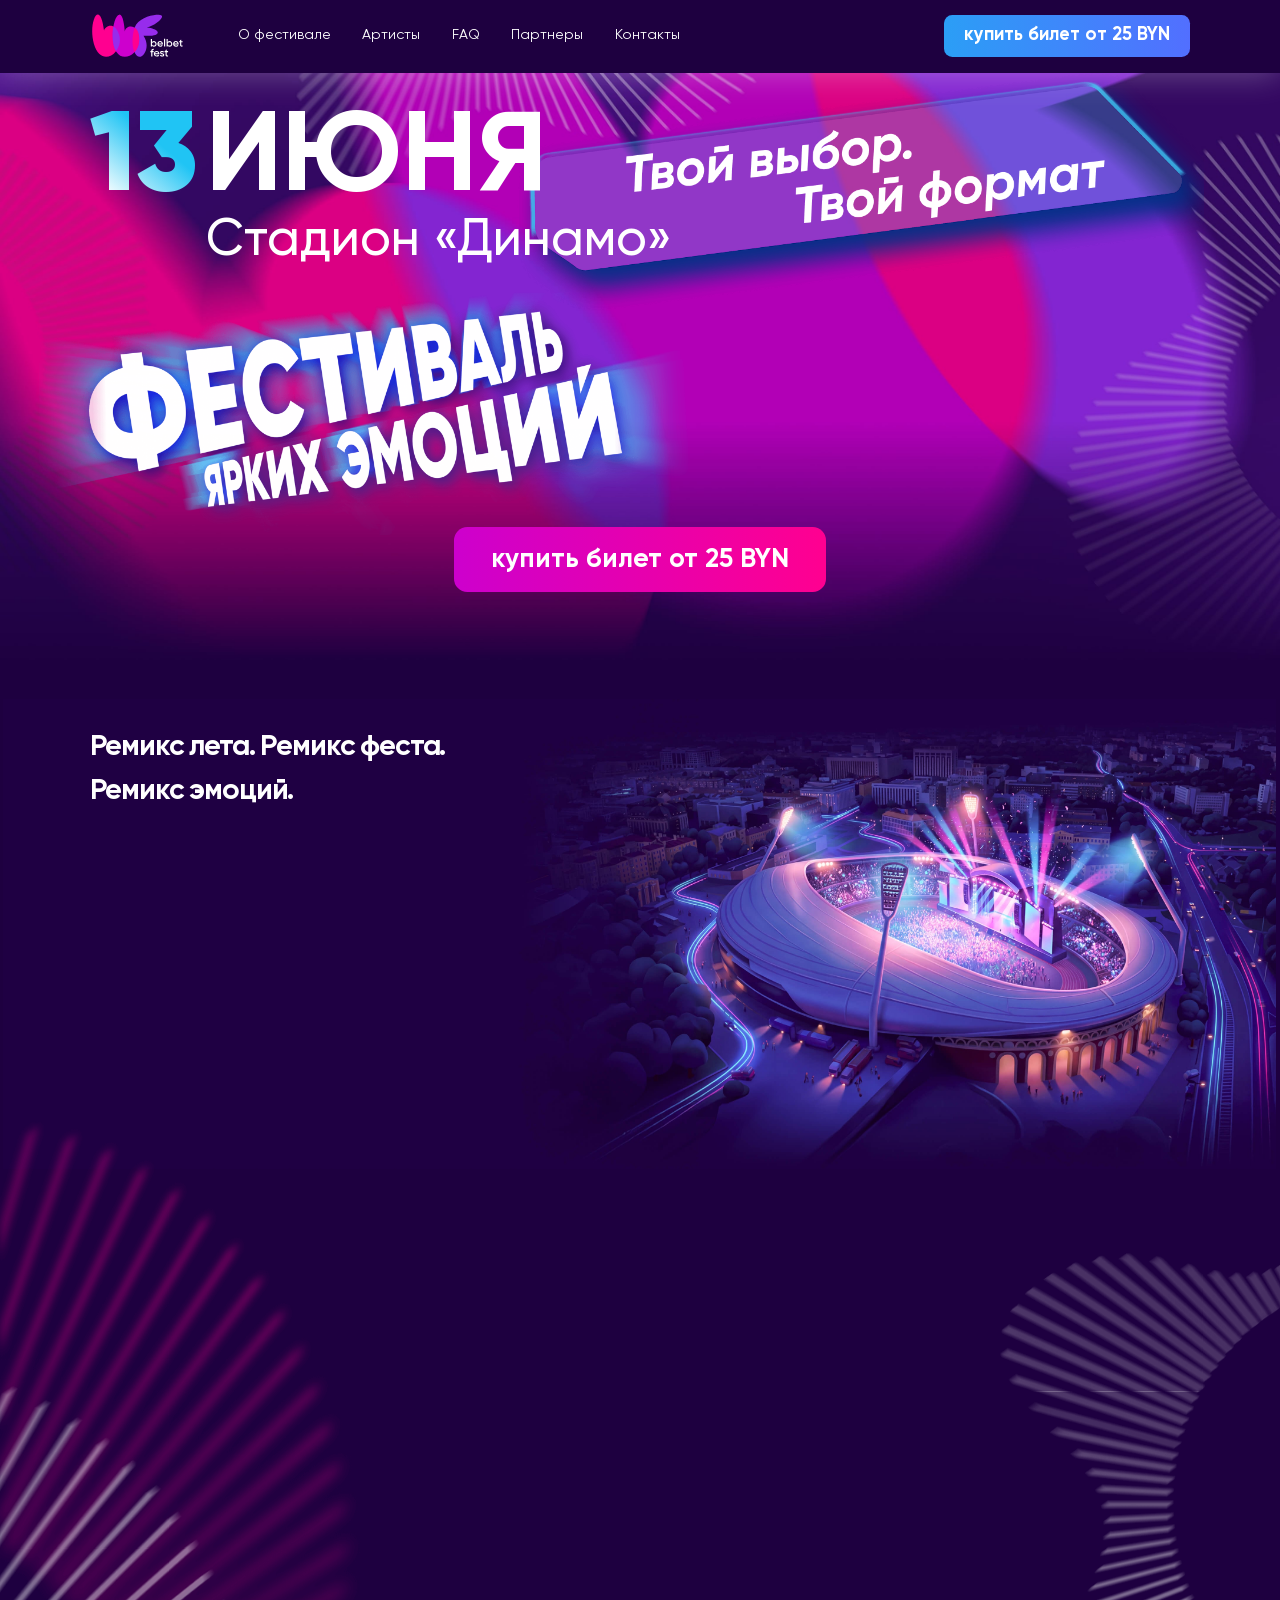
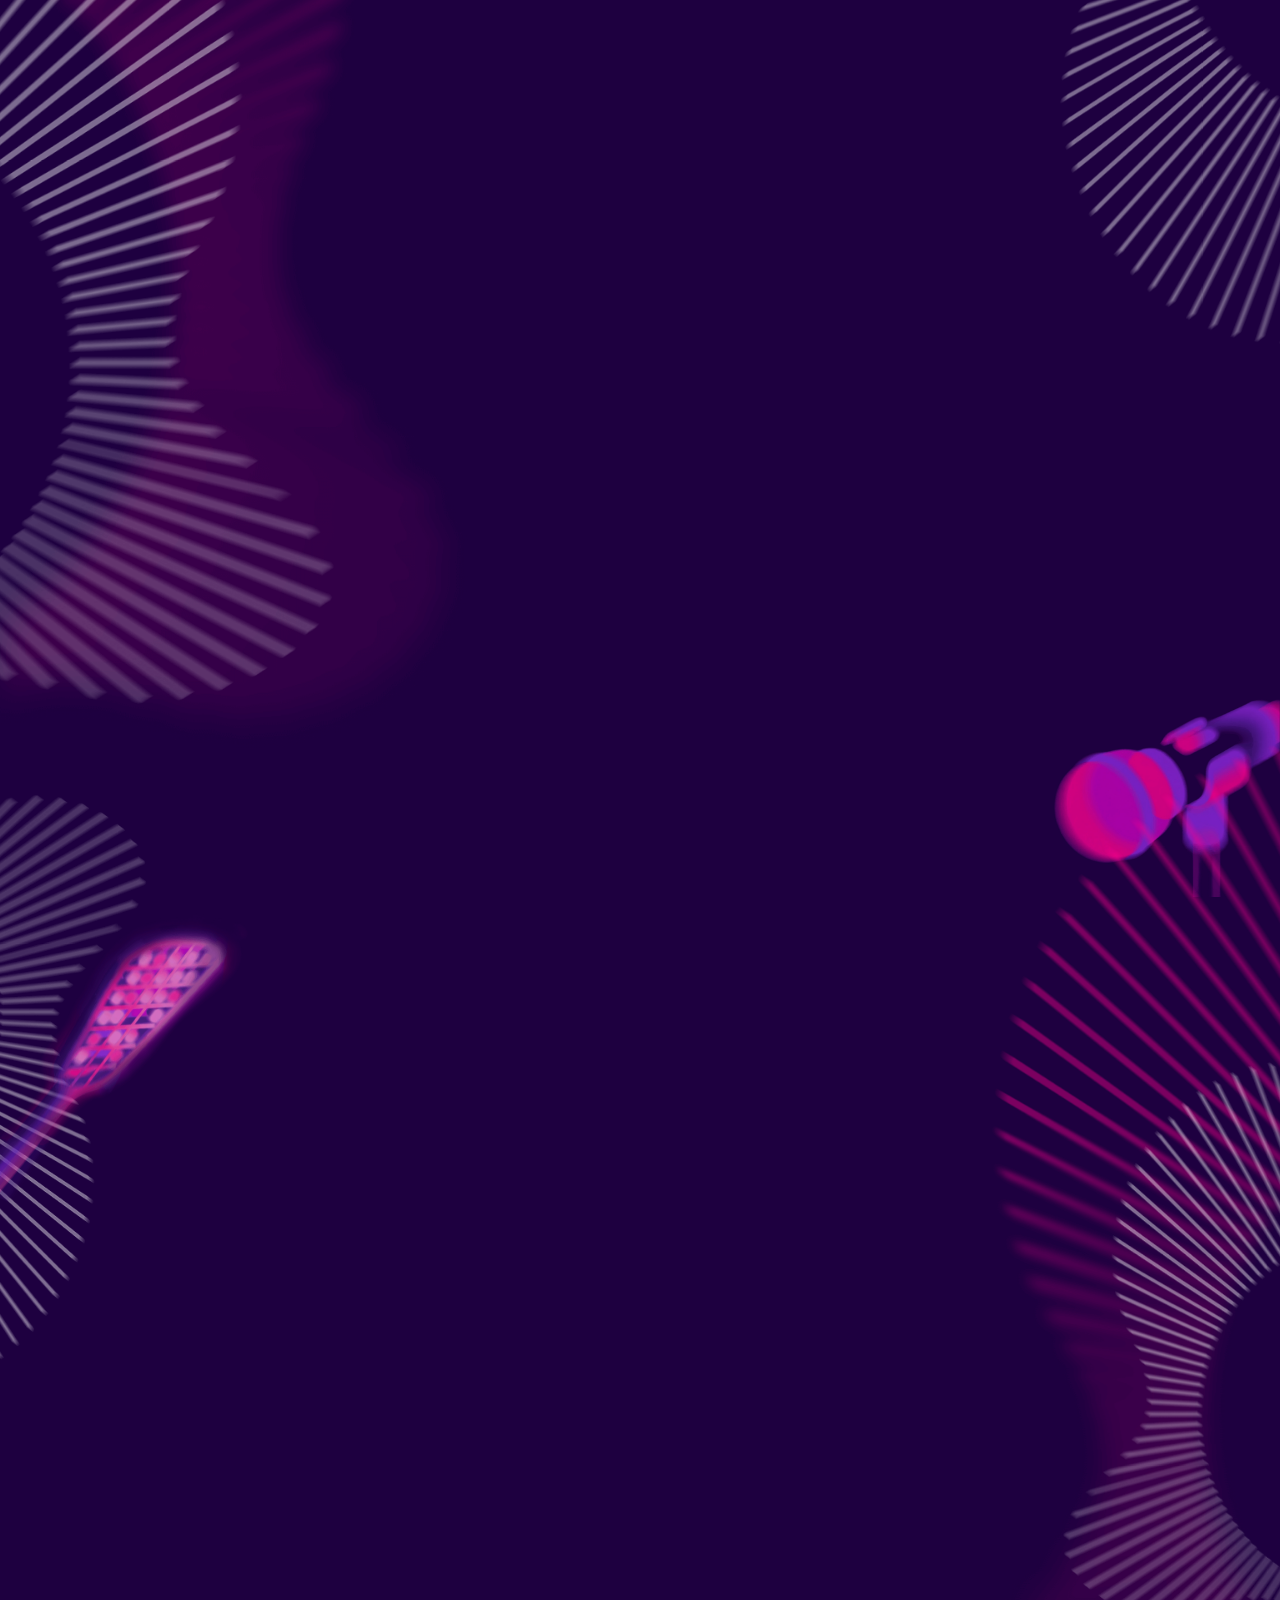
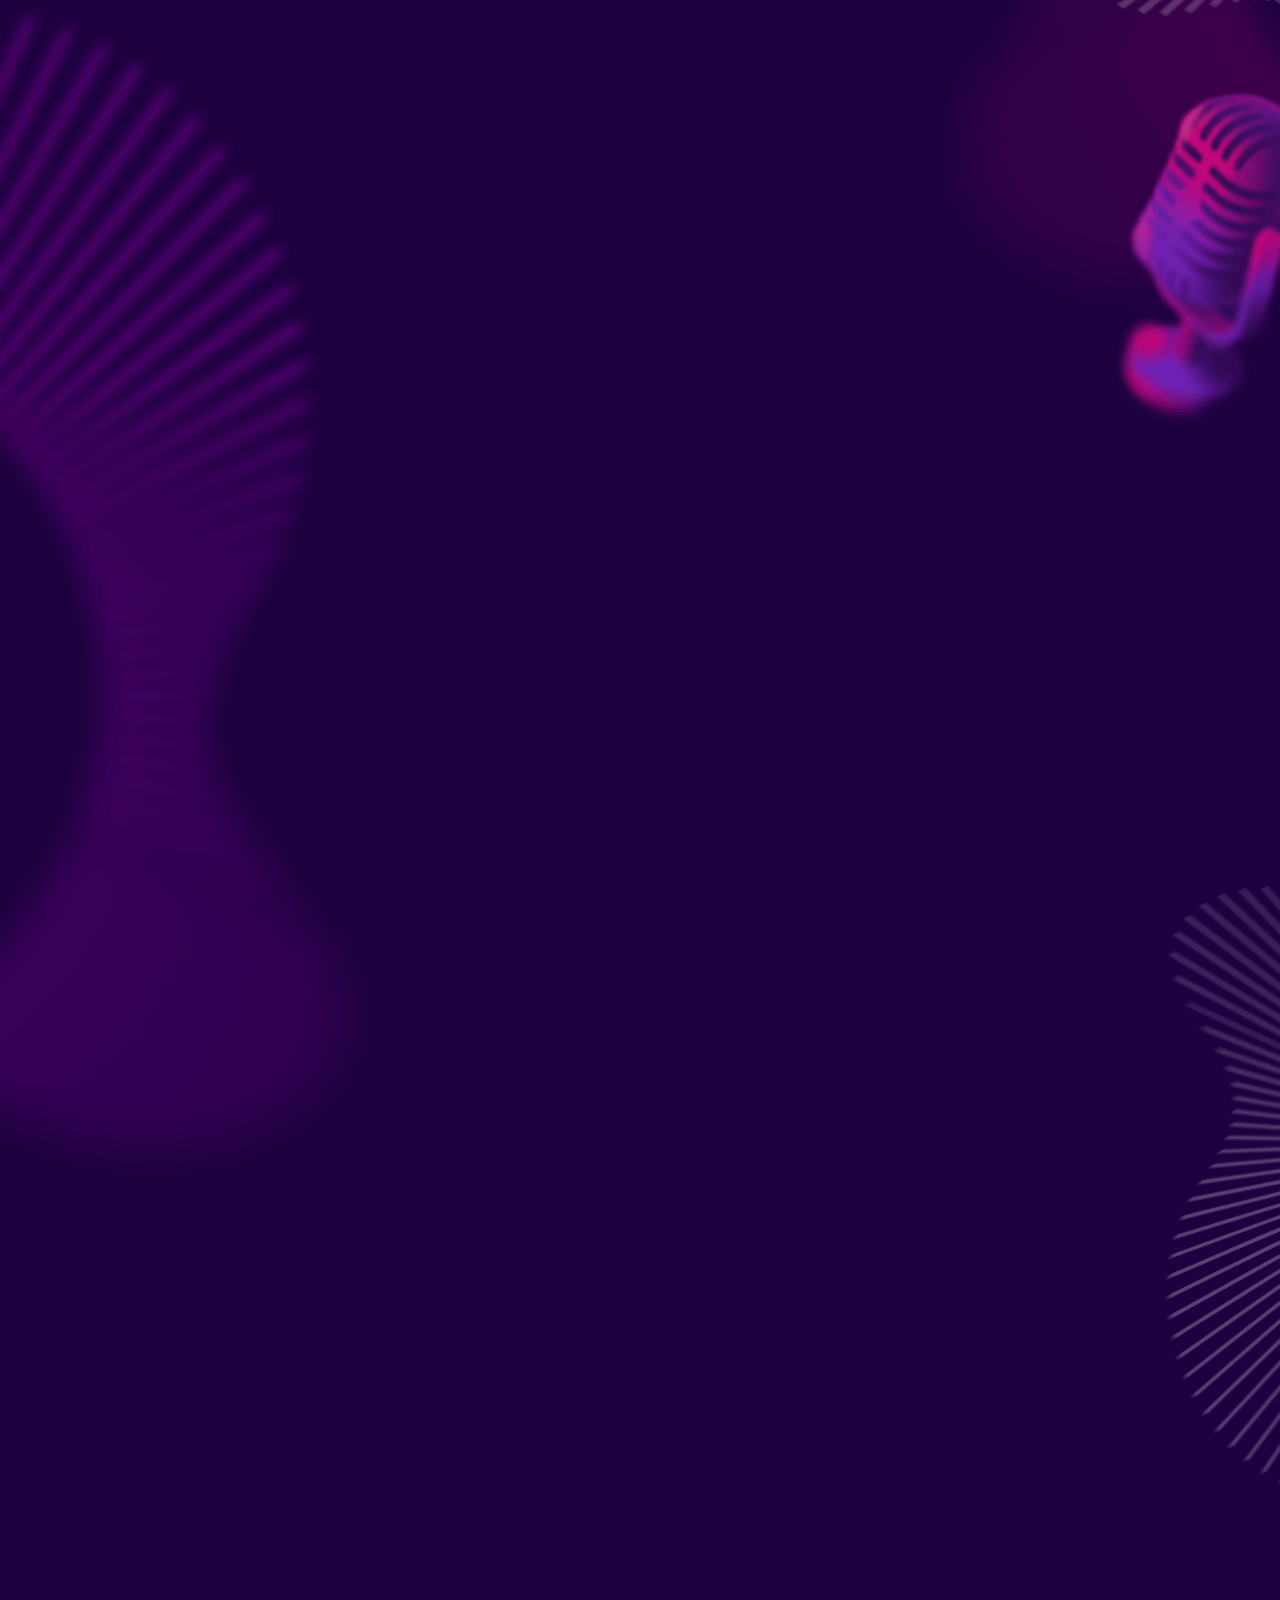
<file: html/main.html>
<!DOCTYPE html>
<html>

<head>
  <meta charset="UTF-8">
  <meta name="viewport" content="width=device-width, initial-scale=1.0">
  <title>ФЕСТИВАЛЬ ЯРКИХ ЭМОЦИЙ</title>

  <link rel="apple-touch-icon" sizes="57x57" href="../img/favicon/apple-icon-57x57.png">
  <link rel="apple-touch-icon" sizes="60x60" href="../img/favicon/apple-icon-60x60.png">
  <link rel="apple-touch-icon" sizes="72x72" href="../img/favicon/apple-icon-72x72.png">
  <link rel="apple-touch-icon" sizes="76x76" href="../img/favicon/apple-icon-76x76.png">
  <link rel="apple-touch-icon" sizes="114x114" href="../img/favicon/apple-icon-114x114.png">
  <link rel="apple-touch-icon" sizes="120x120" href="../img/favicon/apple-icon-120x120.png">
  <link rel="apple-touch-icon" sizes="144x144" href="../img/favicon/apple-icon-144x144.png">
  <link rel="apple-touch-icon" sizes="152x152" href="../img/favicon/apple-icon-152x152.png">
  <link rel="apple-touch-icon" sizes="180x180" href="../img/favicon/apple-icon-180x180.png">
  <link rel="icon" type="image/png" sizes="192x192" href="../img/favicon/android-icon-192x192.png">
  <link rel="icon" type="image/png" sizes="32x32" href="../img/favicon/favicon-32x32.png">
  <link rel="icon" type="image/png" sizes="96x96" href="../img/favicon/favicon-96x96.png">
  <link rel="icon" type="image/png" sizes="16x16" href="../img/favicon/favicon-16x16.png">
  <link rel="manifest" href="../img/favicon/manifest.json">
  <meta name="msapplication-TileColor" content="#ffffff">
  <meta name="msapplication-TileImage" content="/ms-icon-144x144.png">
  <meta name="theme-color" content="#ffffff">

  <meta name="description" content="belbet - множество ярких и динамичных игр, простой и быстрый ввод и вывод средств, надёжность. Испытай удачу и выиграй - крупные денежные призы, автомобиль или даже квартиру!" />

  <link rel="stylesheet" href="../libs/fancybox/jquery.fancybox.min.css?v=0.0.1" media="screen" />
  <link rel="stylesheet" href="../libs/normalize/normalize.css?v=0.0.1" media="screen" />
  <link rel="stylesheet" href="../libs/swiper/swiper-bundle.min.css?v=0.0.1" media="screen" />
  <link rel="stylesheet" href="../libs/aos-master/dist/aos.css?v=0.0.1" media="screen" />
  <link rel="stylesheet" href="../css/main.css?v=0.0.1" media="screen" />
</head>

<body class="home">
  <!-- Yandex.Metrika counter -->
  <script type="text/javascript">
    (function(m,e,t,r,i,k,a){
        m[i]=m[i]||function(){(m[i].a=m[i].a||[]).push(arguments)};
        m[i].l=1*new Date();
        for (var j = 0; j < document.scripts.length; j++) {if (document.scripts[j].src === r) { return; }}
        k=e.createElement(t),a=e.getElementsByTagName(t)[0],k.async=1,k.src=r,a.parentNode.insertBefore(k,a)
    })(window, document,'script','https://mc.yandex.ru/metrika/tag.js', 'ym');

    ym(100089155, 'init', {webvisor:true, clickmap:true, referrer: document.referrer, url: location.href, accurateTrackBounce:true, trackLinks:true});
  </script>
  <noscript>
    <div>
      <img src="https://mc.yandex.ru/watch/100089155" style="position:absolute; left:-9999px;" alt="" />
    </div>
  </noscript>
  <!-- /Yandex.Metrika counter -->

  <!-- header -->
  <header class="header">
    <div class="wrapper">
      <div class="header-block">
        <div class="logo-block">
          <a href="/#main" class="logo">
            <img src="../img/logo.svg" alt="">
          </a>
        </div>

        <div class="header-main">
          <button class="menu-toggle"></button>
          <button class="menu-close"></button>

          <div class="header-main-content">
            <div class="header-menu">
              <div class="menu-container">
                <ul class="menu">
                  <li class="menu-item"><a href="/#about">О фестивале</a>
                  </li>
                  <li class="menu-item"><a href="/#artists">Артисты</a>
                  </li>
                  <li class="menu-item"><a href="/#faq">FAQ</a>
                  </li>
                  <li class="menu-item"><a href="/#partners">Партнеры</a>
                  </li>
                  <li class="menu-item"><a href="/#contacts">Контакты</a>
                  </li>
                </ul>
              </div>
            </div>

            <div class="contacts-btn">
              <a href="#buy" data-fancybox class="btn" id="head-btn">купить билет от 25 BYN</a>
            </div>
          </div>
        </div>
      </div>
      <button class="menu-toggle"></button>
    </div>
  </header>
  <!-- header end -->
  <div class="page-wrap" data-scroll-container data-scroll>




    <section class="hero-section" id="main">
      <div class="wrapper">
        <div class="hero-title" data-aos="fade-up" data-aos-duration="1200">
          <img src="../img/data/title.png" alt="ФЕСТИВАЛЬ ЯРКИХ ЭМОЦИЙ">
        </div>
        <div class="hero-capt" data-aos="fade-left" data-aos-delay="500" data-aos-duration="700">
          <img src="../img/data/title-capt.png" alt="Твой выбор. Твой формат">
        </div>
        <div class="hero-date" data-aos="fade-up" data-aos-delay="300" data-aos-duration="900">
          <div class="num">13</div>
          <div class="c">
            <div class="t">июня</div>
            Стадион «Динамо»
          </div>
        </div>
        <div class="section-btns" data-aos="fade-up" data-aos-delay="300" data-aos-duration="900"><a href="#buy" data-fancybox class="btn btn-main" id="hero-btn">купить билет от 25 BYN</a>
        </div>
      </div>
    </section>

    <!-- about -->
    <div class="section about-section" id="about">
      <div class="wrapper">
        <div class="about-block">
          <div class="about-text">
            <h1 class="h3" data-aos="fade-up">Ремикс&nbsp;лета. Ремикс&nbsp;феста.<br/> Ремикс&nbsp;эмоций.</h1>
            <div data-aos="fade-up" data-aos-delay="300">
              <p>belbet fest продолжает удивлять! В&nbsp;этом году мы&nbsp;выходим за&nbsp;рамки привычного и&nbsp;представляем два формата фестиваля— ещё больше эмоций, драйва и&nbsp;вау-моментов.</p>
              <p>Тебя ждут захватывающие активности, любимые зоны фудкорта и&nbsp;атмосфера, в&nbsp;которую хочется нырнуть с&nbsp;головой.</p>
              <p><strong>И самое главное — ты сам выбираешь, как&nbsp;прожить этот&nbsp;фестиваль.</strong>
              </p>
              <p>Все подробности в нашем <a href="https://t.me/belbet_fest" target="_blank" class="tg-link"><i class="svgicon svgicon-link"><svg><use xlink:href="../img/icons/symbol/sprite.svg#link"></use></svg></i>
 телеграм-канале</a>
              </p>
              <p>До встречи на <strong>belbet fest 2026</strong>
              </p>
            </div>
          </div>
          <div class="about-img"></div>
          <div class="section-btns hide-on-desktop"><a href="#buy" data-fancybox class="btn">купить билет</a>
          </div>
        </div>
      </div>
    </div>
    <!-- about end -->


    <!-- art -->
    <div class="section art-section" id="artists">
      <div class="wrapper">
        <div class="section-title" data-aos="fade-up">артисты</div>
        <div class="section-capt" data-aos="fade-up">Феерия звука и драйва: эти артисты зажгут твою душу!
          <br/>Но кто же они?</div>

        <div class="art-block" data-aos="fade-up">
          <div class="art-head">
            <div class="art-slider">
              <div class="swiper">
                <div class="swiper-wrapper">
                  <div class="swiper-slide">
                    <div class="art-item">
                      <div class="art-item-img" style="background-image: url(../img/data/artist-image01.jpg);"></div>
                      <div class="art-item-head">Хэдлайнер</div>
                      <div class="art-item-text">
                        «Вперед! Теперь ты&nbsp;знаешь, на что мы&nsbp;способны…»
                      </div>
                    </div>
                  </div>
                  <div class="swiper-slide">
                    <div class="art-item">
                      <div class="art-item-img" style="background-image: url(../img/data/artist-image02.jpg);"></div>
                      <div class="art-item-head">Хэдлайнер</div>
                      <div class="art-item-text">
                        «Сколько ни беги, всё повторится вновь...»
                      </div>
                    </div>
                  </div>
                </div>
                <div class="swiper-pagination"></div>
              </div>
            </div>
          </div>

          <div class="art-other">
            <div class="art-slider">
              <div class="swiper">
                <div class="swiper-wrapper">
                  <div class="swiper-slide">
                    <div class="art-item">
                      <div class="art-item-img" style="background-image: url(../img/data/artist-image03.jpg);"></div>
                      <div class="art-item-head">DJ</div>
                      <div class="art-item-text">
                        Секретный DJ-сет
                      </div>
                    </div>
                  </div>
                  <div class="swiper-slide">
                    <div class="art-item">
                      <div class="art-item-img" style="background-image: url(../img/data/artist-image04.jpg);"></div>
                      <div class="art-item-head">АРТИСТ феста</div>
                      <div class="art-item-text">
                        «Вместе нам в клуб пора...»
                      </div>
                    </div>
                  </div>
                  <div class="swiper-slide">
                    <div class="art-item">
                      <div class="art-item-img" style="background-image: url(../img/data/artist-image05.jpg);"></div>
                      <div class="art-item-head">АРТИСТ феста</div>
                      <div class="art-item-text">
                        «Нам с ним было хорошо рядом...»
                      </div>
                    </div>
                  </div>
                  <div class="swiper-slide">
                    <div class="art-item">
                      <div class="art-item-img" style="background-image: url(../img/data/artist-image06.jpg);"></div>
                      <div class="art-item-head">АРТИСТ феста</div>
                      <div class="art-item-text">
                        «Это давно уже больше, чем любовь...»
                      </div>
                    </div>
                  </div>
                  <div class="swiper-slide">
                    <div class="art-item">
                      <div class="art-item-img" style="background-image: url(../img/data/artist-image07.jpg);"></div>
                      <div class="art-item-head">АРТИСТ феста</div>
                      <div class="art-item-text">
                        «Нам светят тысячи огней...»
                      </div>
                    </div>
                  </div>
                  <div class="swiper-slide">
                    <div class="art-item">
                      <div class="art-item-img" style="background-image: url(../img/data/artist-image08.jpg);"></div>
                      <div class="art-item-head">АРТИСТ феста</div>
                      <div class="art-item-text">
                        «Мы ищем мысли в пустых страницах...»
                      </div>
                    </div>
                  </div>
                  <div class="swiper-slide">
                    <div class="art-item">
                      <div class="art-item-img" style="background-image: url(../img/data/artist-image09.jpg);"></div>
                      <div class="art-item-head">АРТИСТ феста</div>
                      <div class="art-item-text">
                        «Он опять в тебе потерял себя...»
                      </div>
                    </div>
                  </div>
                </div>
                <div class="swiper-pagination"></div>
              </div>
            </div>
          </div>
        </div>
        <div class="section-btns" data-aos="fade-up">
          <a href="https://bezkassira.by/belbet-fest-2026-186173/" id="art-bez" target="_blank" class="btn btn-main"><span>купить билет</span> на bezkassira.by</a>
          <a href="https://www.ticketpro.by/raznoe/belbet-fest-2026-13-iyunya-2026/" id="art-ticketspro" target="_blank" class="btn"><span>купить билет</span> на ticketpro.by</a>
        </div>
      </div>

      <div class="decor decor-left decor-1" data-paroller-factor="0.05"></div>
      <div class="decor decor-left decor-2" data-paroller-factor="0.08"></div>
      <div class="decor decor-right decor-3" data-paroller-factor="0.2"></div>
      <div class="decor decor-right decor-4" data-paroller-factor="0.15"></div>
      <div class="decor decor-left decor-5" data-paroller-factor="0.2"></div>
      <div class="decor decor-left decor-6" data-paroller-factor="0.15"></div>
    </div>
    <!-- art end -->


    <!-- photo -->
    <div class="section photo-section" id="photo">
      <div class="wrapper">
        <div class="section-title" data-aos="fade-up">как это было</div>
        <div class="section-capt" data-aos="fade-up">Видео- и фотоотчет с прошедших фестивалей</div>
        <div class="photo-block">
          <div class="photo-slider" data-aos="fade-up">

            <div class="swiper">
              <div class="swiper-wrapper">
                <div class="swiper-slide">
                  <div class="photo-item">
                    <a href="../img/data/slide-13.png" data-fancybox="photos" style="background-image: url(../img/data/slide-13.png);">
                      <img src="../img/data/slide-13.png" alt="">
                    </a>
                  </div>
                </div>
                <div class="swiper-slide">
                  <div class="photo-item">
                    <a href="../img/data/slide-1.png" data-fancybox="photos" style="background-image: url(../img/data/slide-1.png);">
                      <img src="../img/data/slide-1.png" alt="">
                    </a>
                  </div>
                </div>
                <div class="swiper-slide">
                  <div class="photo-item">
                    <a href="../img/data/slide-2.png" data-fancybox="photos" style="background-image: url(../img/data/slide-2.png);">
                      <img src="../img/data/slide-2.png" alt="">
                    </a>
                  </div>
                </div>
                <div class="swiper-slide">
                  <div class="photo-item">
                    <a href="../img/data/slide-3.png" data-fancybox="photos" style="background-image: url(../img/data/slide-3.png);">
                      <img src="../img/data/slide-3.png" alt="">
                    </a>
                  </div>
                </div>
                <div class="swiper-slide">
                  <div class="photo-item">
                    <a href="../img/data/slide-5.png" data-fancybox="photos" style="background-image: url(../img/data/slide-5.png);">
                      <img src="../img/data/slide-5.png" alt="">
                    </a>
                  </div>
                </div>
                <div class="swiper-slide">
                  <div class="photo-item">
                    <a href="../img/data/slide-6.png" data-fancybox="photos" style="background-image: url(../img/data/slide-6.png);">
                      <img src="../img/data/slide-6.png" alt="">
                    </a>
                  </div>
                </div>
                <div class="swiper-slide">
                  <div class="photo-item">
                    <a href="../img/data/slide-7.png" data-fancybox="photos" style="background-image: url(../img/data/slide-7.png);">
                      <img src="../img/data/slide-7.png" alt="">
                    </a>
                  </div>
                </div>
                <div class="swiper-slide">
                  <div class="photo-item">
                    <a href="../img/data/slide-8.png" data-fancybox="photos" style="background-image: url(../img/data/slide-8.png);">
                      <img src="../img/data/slide-8.png" alt="">
                    </a>
                  </div>
                </div>
                <div class="swiper-slide">
                  <div class="photo-item">
                    <a href="../img/data/slide-9.png" data-fancybox="photos" style="background-image: url(../img/data/slide-9.png);">
                      <img src="../img/data/slide-9.png" alt="">
                    </a>
                  </div>
                </div>
                <div class="swiper-slide">
                  <div class="photo-item">
                    <a href="../img/data/slide-10.png" data-fancybox="photos" style="background-image: url(../img/data/slide-10.png);">
                      <img src="../img/data/slide-10.png" alt="">
                    </a>
                  </div>
                </div>
                <div class="swiper-slide">
                  <div class="photo-item">
                    <a href="../img/data/slide-11.png" data-fancybox="photos" style="background-image: url(../img/data/slide-11.png);">
                      <img src="../img/data/slide-11.png" alt="">
                    </a>
                  </div>
                </div>
              </div>
              <div class="swiper-pagination"></div>
            </div>
            <div class="swiper-button-next"></div>
            <div class="swiper-button-prev"></div>
          </div>
          <div class="section-btns" data-aos="fade-up">
            <a href="https://drive.google.com/drive/folders/1bthlo02rBzU3sXoM-usk15jNfkEHwV_L" target="_blank" class="btn btn-small btn-bordered">все фотографии</a>
          </div>
        </div>

        <div class="video-wrap">
          <div class="video-block">
            <div class="video-item" data-aos="fade-up">
              <a href="https://www.youtube.com/watch?v=HSG0Nxg512M" target="_blank">
                <img src="../img/data/video-2024.png" alt="">
              </a>
            </div>
            <div class="video-item" data-aos="fade-up">
              <a href="https://drive.google.com/drive/folders/1bthlo02rBzU3sXoM-usk15jNfkEHwV_L" target="_blank">
                <img src="../img/data/video-2025.png" alt="">
              </a>
            </div>
          </div>
        </div>
      </div>
      <div class="decor decor-right decor-7" data-paroller-factor="0.05"></div>
      <div class="decor decor-right decor-8" data-paroller-factor="0.08"></div>
      <div class="decor decor-right decor-9" data-paroller-factor="0.15"></div>
      <div class="decor decor-left decor-10" data-paroller-factor="0.05"></div>
    </div>
    <!-- photo end -->


    <!-- faq -->
    <div class="section faq-section" id="faq">
      <div class="wrapper">
        <div class="section-title" data-aos="fade-up">Частые Вопросы</div>
        <div class="section-capt" data-aos="fade-up">У&nbsp;вас есть вопросы о&nbsp;подробностях проведения belbet fest? Мы&nbsp;постарались ответить на&nbsp;возможные вопросы как можно более понятно и&nbsp;подробно</div>

        <div class="faq-block">
          <div class="faq-col">
            <div class="faq-item" data-aos="fade-up">
              <div class="faq-title">
                Когда и где будет проходить belbetfest?
                <div class="faq-btn"></div>
              </div>
              <div class="faq-text">
                <p>Когда: 13 июня 2026.
                  <br/>Где: г. Минск, национальный олимпийский стадион Динамо</p>
              </div>
            </div>
            <div class="faq-item" data-aos="fade-up">
              <div class="faq-title">
                Какой режим работы&nbsp;belbetfest?
                <div class="faq-btn"></div>
              </div>
              <div class="faq-text">
                <p>Вход на внешний контур стадиона (зона фестиваля) открывается в 12:00. Вход в чашу стадиона (зона главного концерта) открывается в 16:00.</p>
                <p>Мероприятие завершится в 23.00.</p>
              </div>
            </div>
            <div class="faq-item" data-aos="fade-up">
              <div class="faq-title">
                Как добраться?
                <div class="faq-btn"></div>
              </div>
              <div class="faq-text">
                <p>Место проведения фестиваля расположено недалеко от станций метро Купаловская и Первомайская.</p>
              </div>
            </div>
            <div class="faq-item" data-aos="fade-up">
              <div class="faq-title">
                Где можно купить билеты на belbetfest?
                <div class="faq-btn"></div>
              </div>
              <div class="faq-text">
                <p>Билеты на фестиваль можно купить на сайтах билетных операторов <a href="https://www.ticketpro.by/raznoe/belbet-fest-2026-13-iyunya-2026/" target="_blank">ticketpro.by</a> и <a href="https://bezkassira.by/belbet-fest-2026-186173/" target="_blank">bezkassira.by</a>
                </p>
              </div>
            </div>
            <div class="faq-item" data-aos="fade-up">
              <div class="faq-title">
                Какие категории билетов будут?
                <div class="faq-btn"></div>
              </div>
              <div class="faq-text">
                <p>Доступны билеты 2-х форматов:</p>
                <p><strong>«Фестивальный»</strong> - доступ только на зону фестиваля (без доступа на главную сцену)</p>
                <p><strong>«Главная сцена»</strong> - доступ на зону фестиваля и на главную сцену (категории билетов: фан-зона, танцпол, трибуны)</p>
              </div>
            </div>
            <div class="faq-item" data-aos="fade-up">
              <div class="faq-title">
                Можно ли будет перемещаться с трибуны на фан-зону или танцпол?
                <div class="faq-btn"></div>
              </div>
              <div class="faq-text">
                <p>Билеты категории «Трибуна» не дают возможности попасть на танцпол или фан-зону.</p>
                <p>Вход в любую зону фестиваля разрешен ТОЛЬКО при наличии соответствующего контрольно-пропускного браслета, выданного взамен билета на фестиваль.</p>
              </div>
            </div>
            <div class="faq-item" data-aos="fade-up">
              <div class="faq-title">
                Можно ли расплатиться банковской картой?
                <div class="faq-btn"></div>
              </div>
              <div class="faq-text">
                <p>У большинства точек на фуд-корте будут терминалы. Тем не менее, рекомендуем иметь при себе наличные деньги.</p>
              </div>
            </div>
          </div>
          <div class="faq-col">
            <div class="faq-item" data-aos="fade-up">
              <div class="faq-title">
                Можно ли прийти c ребёнком?
                <div class="faq-btn"></div>
              </div>
              <div class="faq-text">
                <p>Детям до 5 лет включительно вход свободный без предоставления сидячего места. Несовершеннолетние дети допускаются на фестиваль только в сопровождении родителей.</p>
              </div>
            </div>
            <div class="faq-item" data-aos="fade-up">
              <div class="faq-title">
                Можно ли прийти со своим питомцем?
                <div class="faq-btn"></div>
              </div>
              <div class="faq-text">
                <p>К сожалению, правила посещения стадиона не подразумевают нахождение там домашних питомцев.</p>
              </div>
            </div>
            <div class="faq-item" data-aos="fade-up">
              <div class="faq-title">
                Можно ли брать с собой еду и напитки?
                <div class="faq-btn"></div>
              </div>
              <div class="faq-text">
                <p>Мы рекомендуем попробовать вкусные и разнообразные блюда на нашем фуд-корте: там можно найти все необходимые напитки и еду.</p>
              </div>
            </div>
            <div class="faq-item" data-aos="fade-up">
              <div class="faq-title">
                Будет ли продаваться пиво на belbet fest?
                <div class="faq-btn"></div>
              </div>
              <div class="faq-text">
                <p>Для гостей мероприятия будет работать гостевая зона со слабоалкогольными напитками (продажа алкогольных и слабоалкогольных напитков запрещена лицам, не достигшим 18 лет).</p>
              </div>
            </div>
            <div class="faq-item" data-aos="fade-up">
              <div class="faq-title">
                Будут ли на мероприятии дежурить медицинская помощь и охрана?
                <div class="faq-btn"></div>
              </div>
              <div class="faq-text">
                <p>Да, на территории мероприятия будут дежурить медицинские работники, а также сотрудники охраны. В экстренном случае можно обратиться к ним или к организаторам.</p>
              </div>
            </div>
            <div class="faq-item" data-aos="fade-up">
              <div class="faq-title">
                Что делать, если я потерял или нашёл вещь?
                <div class="faq-btn"></div>
              </div>
              <div class="faq-text">
                <p>Нужно обратиться в любой из инфо-поинтов. Если вы обнаружили пропажу уже после фестиваля, свяжитесь с организаторами фестиваля.</p>
              </div>
            </div>
            <div class="faq-item" data-aos="fade-up">
              <div class="faq-title">
                Можно ли выходить за территорию стадиона и возвращаться обратно?
                <div class="faq-btn"></div>
              </div>
              <div class="faq-text">
                <p>Да. можно, при наличии браслета.</p>
              </div>
            </div>
          </div>
        </div>
        <div class="section-btns" data-aos="fade-up">
          <a href="Правила посещения фестиваля.pdf" class="btn btn-small btn-bordered" target="_blank">правила посещения</a>
        </div>
      </div>
      <div class="decor decor-right decor-11" data-paroller-factor="0.08"></div>
    </div>
    <!-- faq end -->


    <!-- partners -->
    <div class="section partners-section" id="partners">
      <div class="wrapper">
        <div class="section-title h2" data-aos="fade-up">Партнеры Фестиваля</div>
        <div class="partners-list">
          <div class="partners-item" data-aos="fade-up">
            <a href="https://lidskae.by/" target="_blank">
              <img src="../img/data/lidskae.png" alt="">
            </a>
          </div>
          <div class="partners-item" data-aos="fade-up">
            <a href="https://toloto.by/" target="_blank">
              <img src="../img/data/tolotto.png" alt="">
            </a>
          </div>
          <div class="partners-item" data-aos="fade-up">
            <a href=" https://unistar.by/" target="_blank">
              <img src="../img/data/unistar.png" alt="">
            </a>
          </div>
          <div class="partners-item" data-aos="fade-up">
            <a href="https://times.by/" target="_blank">
              <img src="../img/data/times.png" alt="">
            </a>
          </div>
          <div class="partners-item" data-aos="fade-up">
            <a href="https://www.onliner.by/" target="_blank">
              <img src="../img/data/onliner.png" alt="">
            </a>
          </div>
          <div class="partners-item" data-aos="fade-up">
            <a href="https://superfm.by/" target="_blank">
              <img src="../img/data/super.png" alt="">
            </a>
          </div>
        </div>
      </div>
    </div>
    <!-- partners end -->



    <!-- footer -->
    <footer class="footer" id="contacts">
      <div class="wrapper">
        <div class="footer-main">
          <div class="footer-col col-1" data-aos="fade-up">
            <div class="footer-col-t">
              <div class="footer-col-t-num">231</div>
              служба поддержки
              <br/>игроков belbet
            </div>
          </div>
          <div class="footer-col col-2" data-aos="fade-up">
            <div class="footer-col-t">
              инфолиния
            </div>
            <a href="tel:+375292824644" class="tel"> +375 29 282 46 44</a>  <span>пн-пт 10:00-19:00</span>
          </div>
          <div class="footer-col col-3" data-aos="fade-up">
            <span class="footer-age">16+</span>
          </div>
          <div class="footer-col col-4" data-aos="fade-up">
            <div class="email">
              <a href="mailto:support@belbet.by" target="_blank"><i class="svgicon svgicon-email"><svg><use xlink:href="../img/icons/symbol/sprite.svg#email"></use></svg></i>
 support@belbet.by</a>
            </div>

            <div class="footer-socials">
              <ul class="socials">
                <li><a href="https://www.instagram.com/belbet.by/" target="_blank"><i class="svgicon svgicon-inst"><svg><use xlink:href="../img/icons/symbol/sprite.svg#inst"></use></svg></i>
</a>
                </li>
                <li><a href="https://www.tiktok.com/@bb.belka2.0" target="_blank"><i class="svgicon svgicon-tiktok"><svg><use xlink:href="../img/icons/symbol/sprite.svg#tiktok"></use></svg></i>
</a>
                </li>
                <li><a href="https://vk.com/belbetbelarus" target="_blank"><i class="svgicon svgicon-vk"><svg><use xlink:href="../img/icons/symbol/sprite.svg#vk"></use></svg></i>
</a>
                </li>
                <li><a href="https://ok.ru/belbetperv" target="_blank"><i class="svgicon svgicon-od"><svg><use xlink:href="../img/icons/symbol/sprite.svg#od"></use></svg></i>
</a>
                </li>
                <li><a href="https://www.youtube.com/@belbet.official" target="_blank"><i class="svgicon svgicon-youtube"><svg><use xlink:href="../img/icons/symbol/sprite.svg#youtube"></use></svg></i>
</a>
                </li>
              </ul>
            </div>
          </div>

          <div class="footer-bottom" data-aos="fade-up">
            <p>Организатор: ООО «МУЗЫКАЛЬНАЯ МЕДИАКОМПАНИЯ», УНП 193638167
              <br/>г. Минск, пл. Октябрьская, д. 1-1, к. 208. Сайт организатора: <a href="muzmedia.by" target="_blank">muzmedia.by</a>
            </p>
            <div class="capt">
              <p>© Республиканское Унитарное Предприятие «Белорусские лотереи», УНП 190000087
                <br/>г. Минск, ул. Будённого, 10, пн–пт с 9:00 до 17:30</p>
            </div>
          </div>
        </div>
      </div>
      <div class="decor decor-right decor-12" data-aos="fade-up"></div>
    </footer>
    <!-- footer end -->




    <div class="buy-modal modal" id="buy">
      <div class="modal-head">
        Лови момент
      </div>
      <div class="modal-body">
        <div class="buy-content">
          <p>Билеты уже в продаже</p>
          <div class="buy-price">от 25* BYN</div>
          <div class="buy-capt">*без учёта сервисного сбора билетного оператора</div>
          <div class="buy-btns">
            <span><a href="https://bezkassira.by/belbet-fest-2026-186173/" id="modal-bez" target="_blank" class="btn btn-main"><img src="../img/data/tp.svg" alt="BEZKASSIRA"></a></span>
            <span><a href="https://www.ticketpro.by/raznoe/belbet-fest-2026-13-iyunya-2026/" id="modal-ticketspro" target="_blank" class="btn"><img src="../img/data/bk.svg" alt="ticketpro"></a></span>
          </div>
        </div>
      </div>
    </div>
  </div>



  <script src="../libs/jquery/jquery-3.5.1.min.js?v=0.0.1"></script>
  <script src="../libs/fancybox/jquery.fancybox.min.js?v=0.0.1"></script>
  <script src="../libs/swiper/swiper-bundle.min.js?v=0.0.1"></script>
  <script src="../libs/paroller/jquery.paroller.min.js?v=0.0.1"></script>
  <script src="../libs/aos-master/dist/aos.js?v=0.0.1"></script>
  <script src="../js/common.js?v=0.0.1"></script>



</body>

</html>
</file>
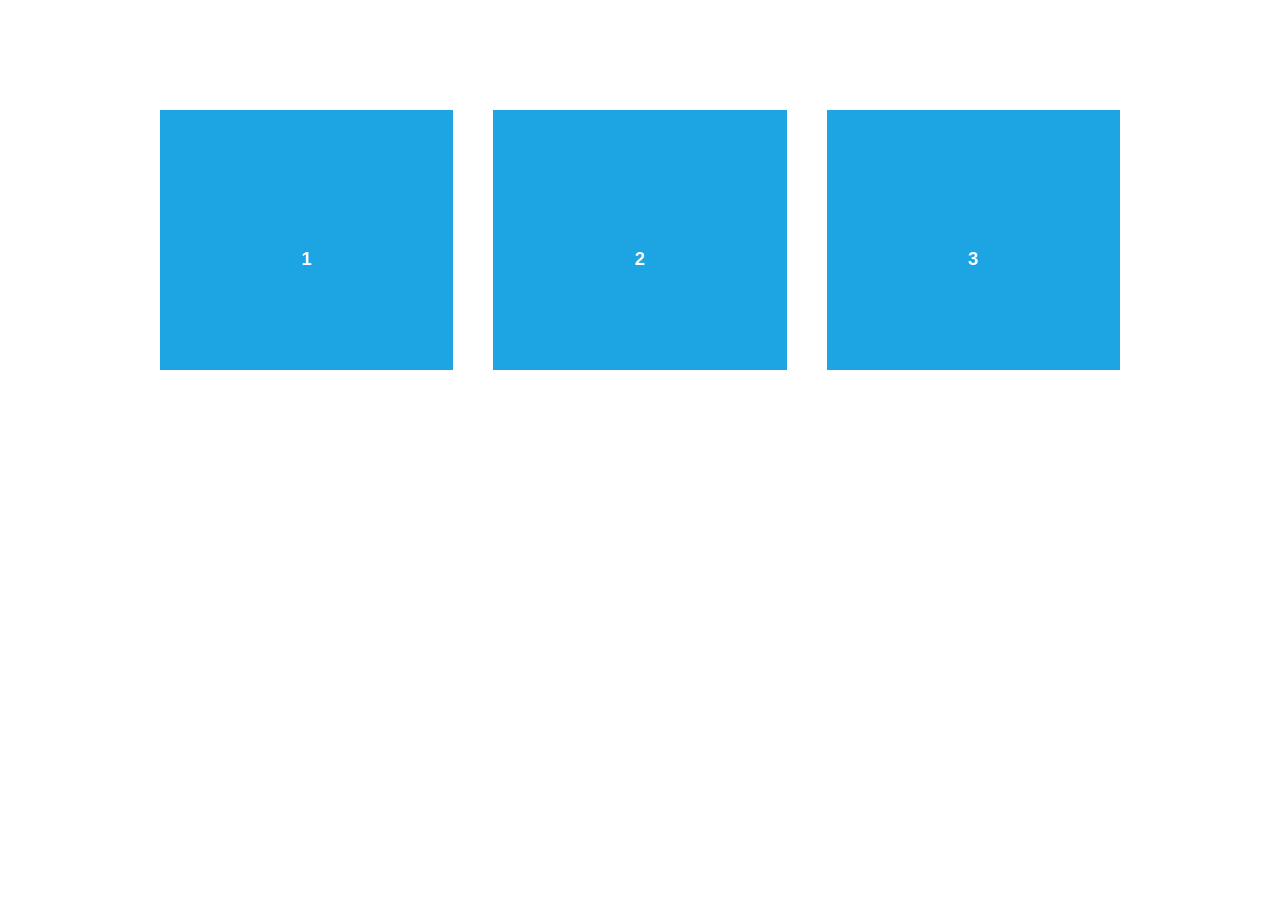
<file: libs/aos-master/demo/async.html>
<!DOCTYPE html>
<html>
  <head>
    <meta charset="utf-8">
    <title>AOS - Animate on scroll library</title>
    <meta name="viewport" content="width=device-width">
    <link rel="stylesheet" href="css/styles.css" />
    <link rel="stylesheet" href="../dist/aos.css" />
  </head>
  <body>
    <div id="aos-demo" class="aos-all"></div>

    <script src="../dist/aos.js"></script>
    <script>
      AOS.init({
        easing: 'ease-in-out-sine'
      });

      setInterval(addItem, 300);

      var itemsCounter = 1;
      var container = document.getElementById('aos-demo');

      function addItem () {
        if (itemsCounter > 42) return;
        var item = document.createElement('div');
        item.classList.add('aos-item');
        item.setAttribute('data-aos', 'fade-up');
        item.innerHTML = '<div class="aos-item__inner"><h3>' + itemsCounter + '</h3></div>';
        container.appendChild(item);
        itemsCounter++;
      }
    </script>
  </body>
</html>
</file>
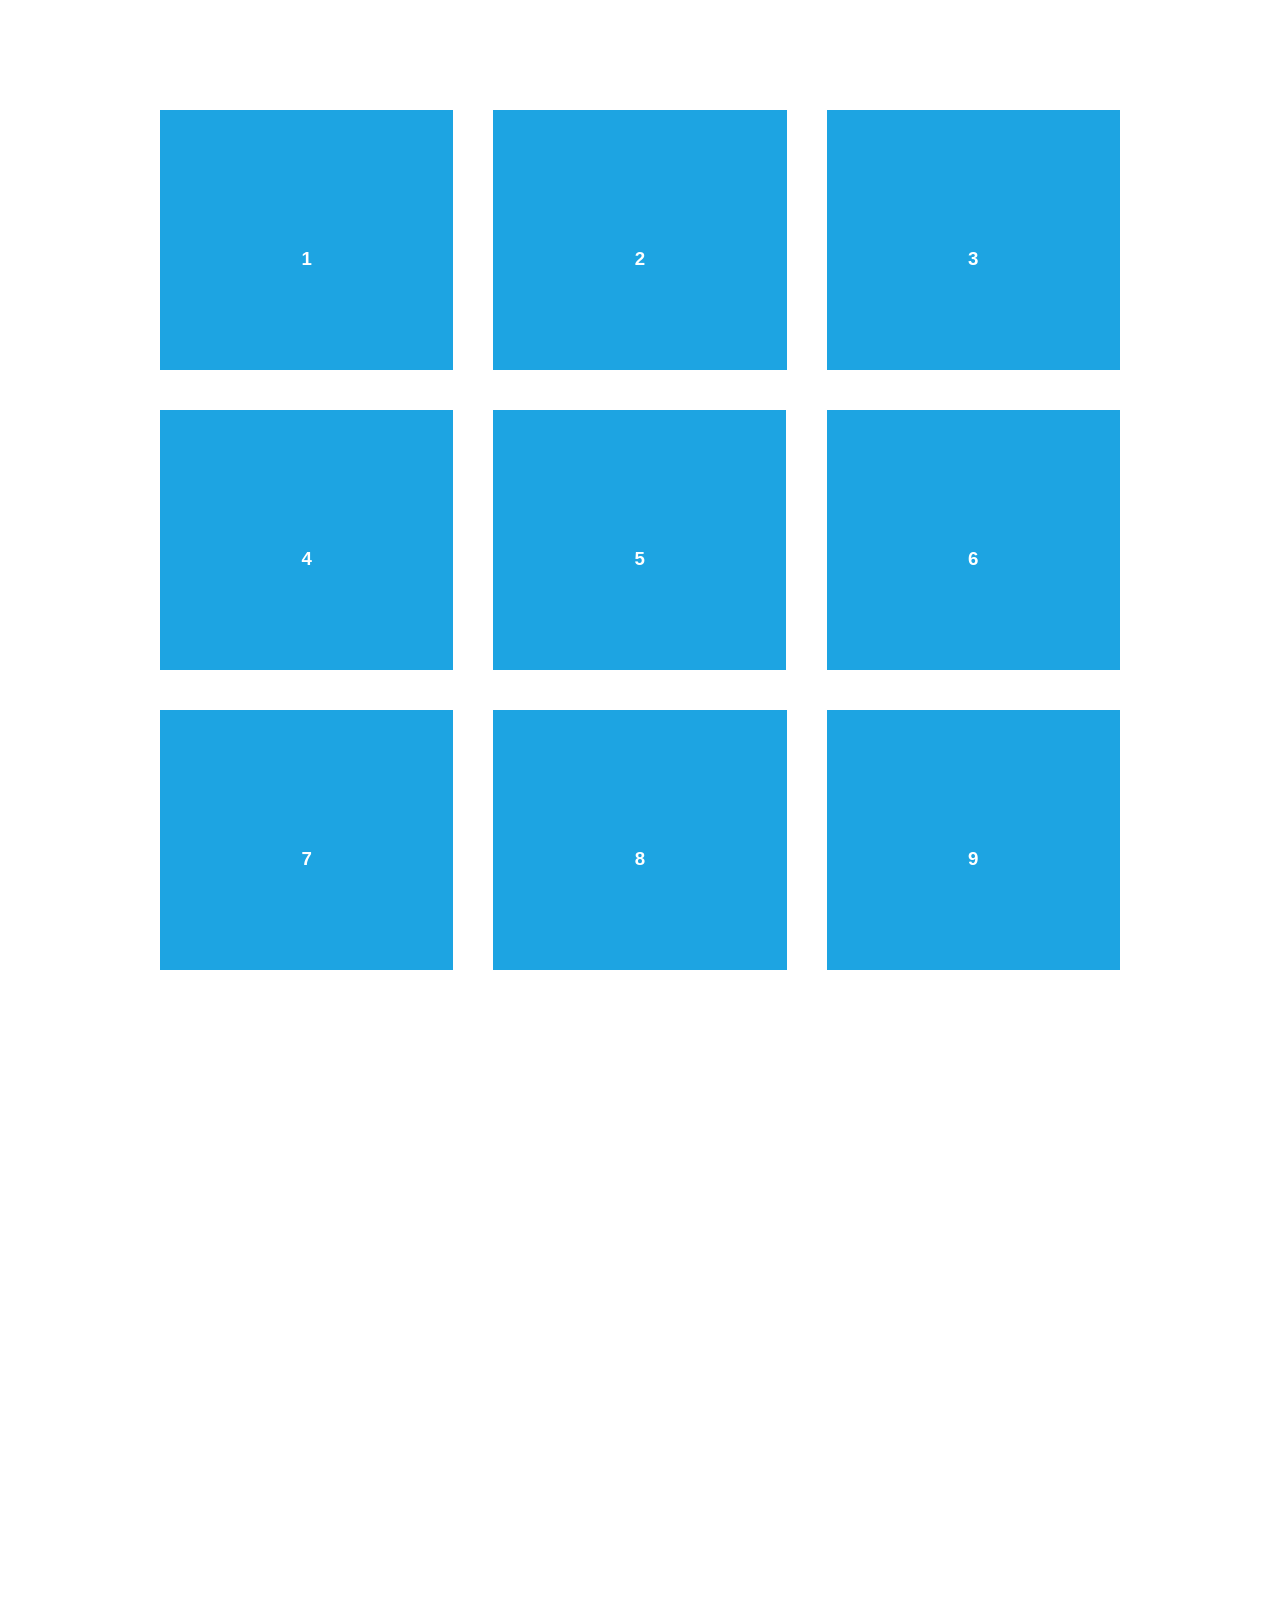
<file: libs/aos-master/demo/simple.html>
<!DOCTYPE html>
<html>
  <head>
    <meta charset="utf-8">
    <title>AOS - Animate on scroll library</title>
    <meta name="viewport" content="width=device-width">
    <link rel="stylesheet" href="css/styles.css" />
    <link rel="stylesheet" href="../dist/aos.css" />
    <!--[if lt IE 9]>
    <script src="//html5shiv.googlecode.com/svn/trunk/html5.js"></script>
    <![endif]-->
  </head>
  <body>
    <div id="transcroller-body" class="aos-all">
      <div class="aos-item" data-aos="fade-up">
        <div class="aos-item__inner"><h3>1</h3></div>
      </div>
      <div class="aos-item" data-aos="fade-down">
        <div class="aos-item__inner"><h3>2</h3></div>
      </div>
      <div class="aos-item" data-aos="zoom-out-down">
        <div class="aos-item__inner"><h3>3</h3></div>
      </div>
      <div class="aos-item" data-aos="flip-down">
        <div class="aos-item__inner"><h3>4</h3></div>
      </div>
      <div class="aos-item" data-aos="flip-up">
        <div class="aos-item__inner"><h3>5</h3></div>
      </div>
      <div class="aos-item" data-aos="fade-down">
        <div class="aos-item__inner"><h3>6</h3></div>
      </div>
      <div class="aos-item" data-aos="fade-in">
        <div class="aos-item__inner"><h3>7</h3></div>
      </div>
      <div class="aos-item" data-aos="fade-down">
        <div class="aos-item__inner"><h3>8</h3></div>
      </div>
      <div class="aos-item" data-aos="fade-in">
        <div class="aos-item__inner"><h3>9</h3></div>
      </div>
      <div class="aos-item" data-aos="fade-down">
        <div class="aos-item__inner"><h3>10</h3></div>
      </div>
      <div class="aos-item" data-aos="fade-up">
        <div class="aos-item__inner"><h3>11</h3></div>
      </div>
      <div class="aos-item" data-aos="fade-down">
        <div class="aos-item__inner"><h3>12</h3></div>
      </div>
      <div class="aos-item" data-aos="fade-in">
        <div class="aos-item__inner"><h3>13</h3></div>
      </div>
      <div class="aos-item" data-aos="fade-up">
        <div class="aos-item__inner"><h3>14</h3></div>
      </div>
      <div class="aos-item" data-aos="fade-in">
        <div class="aos-item__inner"><h3>15</h3></div>
      </div>
      <div class="aos-item" data-aos="fade-up">
        <div class="aos-item__inner"><h3>16</h3></div>
      </div>
      <div class="aos-item" data-aos="fade-down">
        <div class="aos-item__inner"><h3>17</h3></div>
      </div>
      <div class="aos-item" data-aos="fade-up">
        <div class="aos-item__inner"><h3>18</h3></div>
      </div>
      <div class="aos-item" data-aos="zoom-out">
        <div class="aos-item__inner"><h3>19</h3></div>
      </div>
      <div class="aos-item" data-aos="fade-up">
        <div class="aos-item__inner"><h3>20</h3></div>
      </div>
      <div class="aos-item" data-aos="zoom-out">
        <div class="aos-item__inner"><h3>21</h3></div>
      </div>
      <div class="aos-item" data-aos="fade-in">
        <div class="aos-item__inner"><h3>22</h3></div>
      </div>
      <div class="aos-item" data-aos="zoom-out-up">
        <div class="aos-item__inner"><h3>23</h3></div>
      </div>
      <div class="aos-item" data-aos="zoom-out-down">
        <div class="aos-item__inner"><h3>24</h3></div>
      </div>
      <div class="aos-item" data-aos="fade-in">
        <div class="aos-item__inner"><h3>25</h3></div>
      </div>
      <div class="aos-item" data-aos="fade-in">
        <div class="aos-item__inner"><h3>26</h3></div>
      </div>
      <div class="aos-item" data-aos="fade-in">
        <div class="aos-item__inner"><h3>27</h3></div>
      </div>
      <div class="aos-item" data-aos="fade-in">
        <div class="aos-item__inner"><h3>28</h3></div>
      </div>
      <div class="aos-item" data-aos="fade-in">
        <div class="aos-item__inner"><h3>29</h3></div>
      </div>
      <div class="aos-item" data-aos="fade-in">
        <div class="aos-item__inner"><h3>30</h3></div>
      </div>
      <div class="aos-item" data-aos="fade-in">
        <div class="aos-item__inner"><h3>31</h3></div>
      </div>
      <div class="aos-item" data-aos="fade-in">
        <div class="aos-item__inner"><h3>32</h3></div>
      </div>
      <div class="aos-item" data-aos="fade-in">
        <div class="aos-item__inner"><h3>33</h3></div>
      </div>
      <div class="aos-item" data-aos="fade-in">
        <div class="aos-item__inner"><h3>34</h3></div>
      </div>
      <div class="aos-item" data-aos="fade-in">
        <div class="aos-item__inner"><h3>35</h3></div>
      </div>
      <div class="aos-item" data-aos="fade-in">
        <div class="aos-item__inner"><h3>36</h3></div>
      </div>
      <div class="aos-item" data-aos="fade-in">
        <div class="aos-item__inner"><h3>37</h3></div>
      </div>
      <div class="aos-item" data-aos="fade-in">
        <div class="aos-item__inner"><h3>38</h3></div>
      </div>
      <div class="aos-item" data-aos="fade-in">
        <div class="aos-item__inner"><h3>39</h3></div>
      </div>
      <div class="aos-item" data-aos="fade-in">
        <div class="aos-item__inner"><h3>40</h3></div>
      </div>
      <div class="aos-item" data-aos="fade-in">
        <div class="aos-item__inner"><h3>41</h3></div>
      </div>
      <div class="aos-item" data-aos="fade-in">
        <div class="aos-item__inner"><h3>42</h3></div>
      </div>
    </div>

    <script src="../dist/aos.js"></script>
    <script>
      AOS.init({
        easing: 'ease-in-out-sine'
      });
    </script>

    <!-- <script src="//cdnjs.cloudflare.com/ajax/libs/require.js/2.1.11/require.min.js"></script>
    <script>
      requirejs.config({
          baseUrl: '../dist',
      });

      require(['aos'], function(AOS){
          AOS.init({
              easing: 'ease-in-out-sine'
          });
      });
    </script> -->
  </body>
</html>
</file>
<file: css/main.css>
@charset "UTF-8";

@font-face{
  font-family: "Gilroy";
  src: url("../fonts/Gilroy-Light.woff2") format("woff2"), url("../fonts/Gilroy-Light.woff") format("woff"), url("../fonts/Gilroy-Light.ttf") format("truetype");
  font-weight: 300;
  font-style: normal;
}

@font-face{
  font-family: "Gilroy";
  src: url("../fonts/Gilroy-Medium.woff2") format("woff2"), url("../fonts/Gilroy-Medium.woff") format("woff"), url("../fonts/Gilroy-Medium.ttf") format("truetype");
  font-weight: 500;
  font-style: normal;
}

@font-face{
  font-family: "Gilroy";
  src: url("../fonts/Gilroy-Semibold.woff2") format("woff2"), url("../fonts/Gilroy-Semibold.woff") format("woff"), url("../fonts/Gilroy-Semibold.ttf") format("truetype");
  font-weight: 600;
  font-style: normal;
}

@font-face{
  font-family: "Gilroy";
  src: url("../fonts/Gilroy-Bold.woff2") format("woff2"), url("../fonts/Gilroy-Bold.woff") format("woff"), url("../fonts/Gilroy-Bold.ttf") format("truetype");
  font-weight: 700;
  font-style: normal;
}

@font-face{
  font-family: "Gilroy";
  src: url("../fonts/Gilroy-Black.woff2") format("woff2"), url("../fonts/Gilroy-Black.woff") format("woff"), url("../fonts/Gilroy-Black.ttf") format("truetype");
  font-weight: 800;
  font-style: normal;
}

@font-face{
  font-family: "Gilroy";
  src: url("../fonts/Gilroy-Regular.woff2") format("woff2"), url("../fonts/Gilroy-Regular.woff") format("woff"), url("../fonts/Gilroy-Regular.ttf") format("truetype");
  font-weight: 400;
  font-style: normal;
}

.wrapper{
  margin-left: auto;
  margin-right: auto;
  max-width: 59.2083333333rem;
  padding: 0 2.0833333333rem;
  position: relative;
}

.hidden{
  display: none;
}

.dashed{
  border-bottom-style: dashed;
  border-bottom-width: 1px;
}

.nobord{
  border-bottom: none;
}

.text-left{
  text-align: left;
}

.text-right{
  text-align: right;
}

.text-center{
  text-align: center;
}

.section{
  padding: 5rem 0;
  position: relative;
}

.section-btns{
  text-align: center;
  margin-top: 2.6666666667rem;
  font-size: 0;
}

.section-btns .btn{
  padding: 0.7916666667rem 1.5rem 0.875rem;
  font-size: 1.1666666667rem;
  line-height: 1.1666666667rem;
  border-radius: 0.6666666667rem;
  margin: 0 0.4166666667rem 0.6666666667rem;
}

.section-btns .btn.btn-small{
  font-size: 0.9166666667rem;
  line-height: 0.9166666667rem;
  padding: 0.5rem 1rem 0.5833333333rem;
  border-radius: 0.4166666667rem;
}

.section-title{
  text-align: center;
  font-size: 3.3333333333rem;
  font-weight: 600;
  line-height: 100%;
  text-transform: uppercase;
  margin-bottom: 1.9166666667rem;
}

.section-capt{
  text-align: center;
  font-size: 1.1666666667rem;
  font-style: normal;
  font-weight: 400;
  line-height: 120%;
  margin: 0 auto 0.9166666667rem;
  max-width: 37.9166666667rem;
}

.bg2{
  background: #F2F2F2;
}

.svgicon svg{
  width: 100%;
  height: 100%;
  vertical-align: top;
}

.clearfix::after{
  display: block;
  content: "";
  clear: both;
}

.dark{
  background: #394050;
  color: #0E1327;
}

.dark a,
.dark .more-link{
  color: inherit;
}

.dark h1,
.dark .h1,
.dark h2,
.dark .h2,
.dark h3,
.dark .h3,
.dark h4,
.dark .h4,
.dark h5,
.dark .h5,
.dark h6,
.dark .h6{
  color: #0E1327;
}

[data-fade]{
  opacity: 0;
  transform: translateY(100px);
  transition: opacity 1s 0.3s, transform 1s 0.3s;
}

[data-fade].is-inview{
  opacity: 1;
  transform: translateY(0);
}

html{
  height: 100%;
  background: #1E0040;
  font-size: 24px;
  font-family: "Gilroy", Arial, sans-serif;
}

body{
  background: #1E0040;
  height: 100%;
  min-width: 320px;
  font-family: "Gilroy", Arial, sans-serif;
  line-height: 1.55em;
  font-weight: 400;
  color: #FFFFFF;
  font-size: 1.25rem;
}

.page-wrap{
  position: relative;
  overflow: hidden;
  background: inherit;
}

.page-wrap:after{
  content: "";
  position: absolute;
  top: 0;
  left: 0;
  width: 100%;
  height: 100%;
  pointer-events: none;
  background: rgba(255, 255, 255, 0.2);
  opacity: 0;
  transition: opacity 0.3s;
}

img,
svg{
  max-width: 100%;
  height: auto;
}

::-moz-selection{
  color: #FFFFFF;
  background: #5B38E3;
}

::selection{
  color: #FFFFFF;
  background: #5B38E3;
}

*,
*:before,
*:after{
  box-sizing: border-box;
}

p{
  margin-top: 0;
  margin-bottom: 0.625rem;
}

p:last-child{
  margin-bottom: 0;
}

small{
  font-size: 0.5833333333rem;
}

hr{
  height: 1px;
  border: none;
  margin: 1.6666666667rem 0 1.1666666667rem;
  border-color: #C1C2C4;
  color: #C1C2C4;
  background: #C1C2C4;
}

img[class*=wp-image-]{
  display: block;
  margin: 0 auto;
  border-radius: 0.75rem;
}

a{
  color: #FFFFFF;
  text-decoration: none;
  transition: color 0.24s, background-color 0.24s, border-color 0.24s, transform 0.24s;
  border-bottom: 1px solid;
}

a:hover,
a:active{
  text-decoration: none;
  color: #FF0090;
  border-bottom-color: transparent;
}

h1,
h2,
h3,
h4,
h5,
h6,
.h1,
.h2,
.h3,
.h4,
.h5,
.h6{
  color: #FFFFFF;
  font-family: "Gilroy", Arial, sans-serif;
  font-weight: 600;
  line-height: normal;
  margin-top: 1.6666666667rem;
  letter-spacing: 0;
}

h1:first-child,
h2:first-child,
h3:first-child,
h4:first-child,
h5:first-child,
h6:first-child,
.h1:first-child,
.h2:first-child,
.h3:first-child,
.h4:first-child,
.h5:first-child,
.h6:first-child{
  margin-top: 0;
}

h1:last-child,
h2:last-child,
h3:last-child,
h4:last-child,
h5:last-child,
h6:last-child,
.h1:last-child,
.h2:last-child,
.h3:last-child,
.h4:last-child,
.h5:last-child,
.h6:last-child{
  margin-bottom: 0;
}

h1,
.h1{
  font-size: 3.3333333333rem;
  line-height: 3.3333333333rem;
  margin-bottom: 1.5833333333rem;
}

h2,
.h2{
  font-size: 2.3333333333rem;
  line-height: 2.3333333333rem;
  margin-bottom: 1.6666666667rem;
}

h3,
.h3{
  font-size: 1.5rem;
  line-height: 1.5rem;
  margin-bottom: 1.5833333333rem;
  font-weight: 700;
}

h4,
.h4{
  font-size: 1.3333333333rem;
  line-height: 1.3333333333rem;
  margin-bottom: 1.25rem;
}

h5,
.h5{
  font-size: 1.1666666667rem;
  line-height: 1.1666666667rem;
  margin-bottom: 1.25rem;
}

h6,
.h6{
  font-size: 1rem;
  line-height: 1.1666666667rem;
  margin-bottom: 0.5833333333rem;
}

.btn{
  display: inline-block;
  vertical-align: middle;
  padding: 0.5416666667rem 1rem 0.625rem;
  border: none;
  border-radius: 0.4166666667rem;
  text-align: center;
  font-weight: 700;
  font-size: 0.9166666667rem;
  line-height: 0.9166666667rem;
  white-space: normal;
  outline: none !important;
  position: relative;
  font-family: "Gilroy", Arial, sans-serif;
  text-decoration: none !important;
  color: #FFFFFF;
  cursor: pointer;
  -webkit-appearance: none;
  letter-spacing: 0;
  transition: 0.24s;
  background: #2B9EF6;
  background: linear-gradient(to right, #2B9EF6 0%, #526FFF 100%);
  transition: transform 0.24s, background 0.24s, color 0.24s, border-color 0.24s, opacity 0.24s, box-shadow 0.24s;
}

.btn:focus,
.btn:hover{
  color: #FFFFFF;
  background: linear-gradient(to right, rgb(18.5384615385, 146.8076923077, 244.9615384615) 0%, rgb(56.5, 89.774566474, 255) 100%);
  transform: translateY(-1px);
  box-shadow: 0 0.4166666667rem 0.8333333333rem rgba(43, 158, 246, 0.3);
}

.btn.btn-main{
  background: linear-gradient(to right, #CD00CD 0%, #FF0090 100%);
}

.btn.btn-main:focus,
.btn.btn-main:hover{
  color: #FFFFFF;
  background: linear-gradient(to right, rgb(179.5, 0, 179.5) 0%, rgb(229.5, 0, 129.6) 100%);
  transform: translateY(-1px);
  box-shadow: 0 0.4166666667rem 0.8333333333rem rgba(255, 0, 144, 0.3);
}

.btn.btn-bordered{
  color: #FFFFFF;
  border: 1px solid #FFFFFF;
  background: transparent;
  box-shadow: none;
}

.btn.btn-bordered:active,
.btn.btn-bordered:hover{
  border-color: rgba(255, 255, 255, 0.6);
}

.btn.disabled,
.btn:disabled{
  opacity: 0.5;
}

.btn-block{
  display: block;
}

.btn-text{
  display: inline-block;
  vertical-align: middle;
}

/****** LISTS ******/

ul,
menu,
dir{
  padding: 0;
  margin: 0 0 0.625rem;
  list-style-type: none;
}

li{
  margin-bottom: 0;
  position: relative;
}

li:before{
  content: "";
  width: 0.2083333333rem;
  height: 0.2083333333rem;
  border-radius: 50%;
  background: #FFFFFF;
  border-radius: 50%;
  display: inline-block;
  vertical-align: middle;
  margin: -0.1666666667rem 0.2083333333rem 0 0.0416666667rem;
}

ol{
  padding: 0;
  margin: 0 0 1.5rem;
  list-style-type: none;
  counter-reset: myCounter;
}

ol li{
  position: relative;
  padding-left: 1.6666666667rem;
}

ol li:before{
  counter-increment: myCounter;
  content: counter(myCounter, decimal-leading-zero) ".";
  position: absolute;
  top: 0;
  left: 0;
  color: #5B38E3;
  font-weight: bold;
  background: none;
  width: auto;
  height: auto;
}

.list-unstyled > li{
  padding-top: 0;
}

.list-unstyled > li:before,
.list-unstyled > li:after{
  content: none;
}

/****** TABLES ******/

table{
  font-size: 0.5rem;
  border-collapse: collapse;
  border-spacing: 0;
  width: 100%;
  margin: 0 0 0.6666666667rem;
  table-layout: fixed;
}

table td,
table th{
  vertical-align: middle;
  padding: 0.6666666667rem;
}

.svgicon{
  display: inline-block;
  vertical-align: top;
  width: 1em;
  height: 1em;
  fill: currentColor;
}

.svgicon-arrow{
  font-size: rems(24px);
  width: 3.1333333333em;
}

.svgicon-arrow-down{
  font-size: rems(43px);
  width: 0.5555555556em;
}

.svgicon-arrow-left{
  font-size: rems(24px);
  width: 1.8em;
}

.svgicon-arrow-right{
  font-size: rems(24px);
  width: 1.8em;
}

.svgicon-caret{
  font-size: rems(9px);
  width: 1.5em;
}

.svgicon-check{
  font-size: rems(25px);
  width: 1.25em;
}

.svgicon-close{
  font-size: rems(48px);
  width: 1em;
}

.svgicon-cross{
  font-size: rems(24px);
  width: 1em;
}

.svgicon-dots{
  font-size: rems(4px);
  width: 5em;
}

.svgicon-enter{
  font-size: rems(24px);
  width: 2em;
}

.svgicon-envelope{
  font-size: rems(33px);
  width: 1.4285714286em;
}

.svgicon-menu{
  font-size: rems(35px);
  width: 1em;
}

.svgicon-message{
  font-size: rems(44px);
  width: 1.1428571429em;
}

.svgicon-s-inst{
  font-size: rems(51px);
  width: 1em;
}

.svgicon-s-tg{
  font-size: rems(51px);
  width: 1em;
}

.svgicon-s-tt{
  font-size: rems(51px);
  width: 1em;
}

.svgicon-s-twich{
  font-size: rems(51px);
  width: 1em;
}

.svgicon-s-vk{
  font-size: rems(51px);
  width: 1em;
}

.svgicon-s-youtube{
  font-size: rems(51px);
  width: 1em;
}

.svgicon-telegram{
  font-size: rems(32px);
  width: 1.3em;
}

.svgicon-tiktok{
  font-size: rems(44px);
  width: 0.8571428571em;
}

.svgicon-vk{
  font-size: rems(28px);
  width: 1.7777777778em;
}

.svgicon-youtube{
  font-size: rems(35px);
  width: 1.4545454545em;
}

.svgicon{
  display: inline-block;
  vertical-align: top;
  width: 1em;
  height: 1em;
  fill: currentColor;
}

.svgicon-cross{
  font-size: 4rem;
  width: 1em;
}

.svgicon-email{
  font-size: 4rem;
  width: 1em;
}

.svgicon-inst{
  font-size: 2.5rem;
  width: 1em;
}

.svgicon-link{
  font-size: 2.4rem;
  width: 1em;
}

.svgicon-od{
  font-size: 2.4rem;
  width: 1em;
}

.svgicon-tiktok{
  font-size: 2.3rem;
  width: 1em;
}

.svgicon-vk{
  font-size: 2.4rem;
  width: 1em;
}

.svgicon-youtube{
  font-size: 2.4rem;
  width: 1em;
}

.header{
  padding: 0;
  letter-spacing: 0;
  background: #1E0040;
  position: fixed;
  top: 0;
  left: 0;
  width: 100%;
  z-index: 1000;
  box-shadow: 0 0 34px 0 rgba(255, 255, 255, 0.3);
}

.header-block{
  display: flex;
  position: relative;
  width: 100%;
  justify-content: space-between;
  align-items: center;
  padding-top: 0.625rem;
  padding-bottom: 0.625rem;
}

.header-block .logo-block{
  display: flex;
}

.header-main{
  flex: 1 1 auto;
}

.header-main-content{
  display: flex;
  align-items: center;
  position: relative;
  width: 100%;
  justify-content: space-between;
}

.header-menu{
  position: relative;
  margin-right: auto;
  margin-top: -0.0833333333rem;
}

.header-menu ul{
  font-size: 0.7083333333rem;
  font-weight: 400;
  padding: 0;
  margin: 0;
  cursor: default;
}

.header-menu ul li{
  display: inline-block;
  vertical-align: middle;
  margin: 0 1.375rem 0 0;
}

.header-menu ul li:before{
  content: none;
}

.header-menu ul li a{
  display: inline-block;
  vertical-align: middle;
  border: none;
  position: relative;
}

.header-menu ul li a:hover,
.header-menu ul li a:active{
  color: #FF0090;
}

.header-main .menu-toggle,
.header-main .menu-close{
  display: none;
}

.menu-toggle,
.menu-close{
  display: none;
  outline: none !important;
}

.logo-block{
  margin-right: 2.6666666667rem;
  position: relative;
  flex-shrink: 0;
}

.logo-block a{
  border: none;
  display: inline-block;
  vertical-align: top;
}

.logo-block img{
  height: 2.375rem;
  width: auto;
  display: block;
}

.footer{
  padding: 1.9166666667rem 0 1.9166666667rem;
  min-height: 15.8333333333rem;
}

.footer-main{
  display: flex;
  flex-wrap: wrap;
  justify-content: space-between;
  align-items: flex-start;
  margin-left: -1.3333333333rem;
}

.footer-col{
  padding-left: 1.3333333333rem;
  font-size: 0.8333333333rem;
  font-style: normal;
  font-weight: 300;
  line-height: 100%;
  text-transform: lowercase;
}

.footer-col-t{
  display: flex;
  align-items: center;
  font-size: 1.3333333333rem;
  font-style: normal;
  font-weight: 700;
  line-height: 100%;
  text-transform: lowercase;
  margin-bottom: 0.625rem;
}

.footer-col-t:last-child{
  margin-bottom: 0;
}

.footer-col-t-num{
  font-size: 3rem;
  font-style: normal;
  font-weight: 500;
  line-height: 2.9166666667rem;
  margin-right: 0.9583333333rem;
}

.footer-col .tel{
  margin-right: 1rem;
}

.footer-bottom{
  width: 100%;
  font-size: 0.7083333333rem;
  font-style: normal;
  font-weight: 300;
  line-height: 130%;
  padding-left: 1.3333333333rem;
  padding-top: 0.8333333333rem;
}

.footer-bottom .capt{
  font-size: 0.5833333333rem;
  font-style: normal;
  font-weight: 300;
  line-height: 140%;
  margin-top: 0.4166666667rem;
  color: rgba(255, 255, 255, 0.7);
}

.footer-age{
  font-size: 3rem;
  font-style: normal;
  font-weight: 300;
  line-height: 110%;
  color: rgba(255, 255, 255, 0.7);
}

.footer a{
  border: none;
}

.footer a:hover{
  color: #FF0090;
}

.footer .email{
  margin-bottom: 0.8333333333rem;
  margin-top: 0.1666666667rem;
}

.footer .email .svgicon{
  display: inline-block;
  vertical-align: middle;
  width: 1.6666666667rem;
  height: 1.6666666667rem;
  margin-right: 0.5rem;
}

.footer .socials{
  margin-right: -0.6666666667rem;
}

.socials{
  margin: 0;
  cursor: default;
  font-size: 0;
}

.socials li{
  display: inline-block;
  position: relative;
  padding: 0;
  margin: 0 0.3333333333rem 0.3333333333rem 0;
}

.socials li:before{
  content: none;
}

.socials a{
  border: none;
  width: 1.6666666667rem;
  height: 1.6666666667rem;
  border: none;
  display: inline-block;
  vertical-align: middle;
  position: relative;
  border-radius: 0.3333333333rem;
  background: rgba(255, 255, 255, 0.16);
}

.socials a:hover{
  background: rgba(255, 255, 255, 0.3);
  color: #FFFFFF;
}

.socials a .svgicon{
  position: absolute;
  top: 50%;
  left: 50%;
  transform: translate(-50%, -50%);
  width: 1rem;
  height: 1rem;
}

.grid{
  display: flex;
  width: 100%;
  align-items: stretch;
  flex-wrap: wrap;
}

.grid-item{
  flex: 0 0 25%;
  border: 1px solid #000000;
}

.grid-item-50{
  flex-basis: 50%;
}

.grid-item-100{
  flex-basis: 100%;
}

.grid-item .entry{
  display: flex;
  height: 100%;
  flex-direction: column;
}

.hero-section{
  padding-top: 6.6666666667rem;
  padding-bottom: 2.7083333333rem;
  background: url("../img/background/hero.jpg") no-repeat 50% 50%/100% 100%;
}

.hero-section .section-btns{
  margin-top: 1.5416666667rem;
}

.hero-section .section-btns .btn{
  padding: 1.0416666667rem 1.8333333333rem 1.0416666667rem;
  font-size: 1.3333333333rem;
  margin: -1.9166666667rem 0.4166666667rem 0.6666666667rem;
}

.hero-title{
  margin-left: -2.5416666667rem;
  width: 65%;
  padding-top: 7.5416666667rem;
}

.hero-title img{
  display: block;
  width: 100%;
}

.hero-capt{
  margin: 0;
  width: 61%;
  position: absolute;
  top: -3.0416666667rem;
  right: -0.375rem;
}

.hero-capt img{
  display: block;
  width: 100%;
}

.hero-capt .mobile{
  display: none;
}

.hero-date{
  position: absolute;
  top: -1.25rem;
  left: 2.0833333333rem;
  font-size: 2.5833333333rem;
  line-height: normal;
  font-weight: 500;
  letter-spacing: 0;
  display: flex;
}

.hero-date .num{
  font-size: 5.6666666667rem;
  font-weight: 800;
  line-height: 90%;
  background: linear-gradient(220deg, #20C4F4 26.55%, #FFFFFF 64.4%);
  background-clip: text;
  -webkit-background-clip: text;
  -webkit-text-fill-color: transparent;
  margin-right: 0.4166666667rem;
}

.hero-date .t{
  font-size: 5.6666666667rem;
  font-weight: 700;
  line-height: 90%;
  text-transform: uppercase;
}

.hero-date .p{
  position: absolute;
  top: 100%;
  left: 0;
  white-space: nowrap;
}

.about-section{
  padding: 3.3333333333rem 0;
  position: relative;
  background: url("../img/data/stadium.jpg") no-repeat 50% 58.5%/auto 87.5%;
  margin-bottom: 0.5833333333rem;
}

.about-section .wrapper{
  position: static;
}

.about-block{
  display: flex;
  font-size: 1rem;
  font-style: normal;
  font-weight: 400;
  line-height: 120%;
}

.about-block strong{
  display: inline-block;
  line-height: 105%;
}

.about-img{
  flex: 0 0 47%;
  padding-bottom: 34%;
}

.tg-link{
  border-radius: 1.25rem;
  background: linear-gradient(90deg, #CD00CD 0%, #FF0090 100%);
  padding: 0rem 0.2916666667rem 0.125rem;
  border: none;
  font-size: 1rem;
  font-style: normal;
  font-weight: 600;
  line-height: 110%;
  margin-left: 0.1666666667rem;
  position: relative;
  display: inline-block;
  vertical-align: middle;
  margin-top: -0.0416666667rem;
}

.tg-link .svgicon{
  width: 1rem;
  height: 1rem;
  display: inline-block;
  vertical-align: middle;
  margin-right: 0.0416666667rem;
  margin-top: -0.0833333333rem;
}

.tg-link:focus,
.tg-link:hover{
  color: #FFFFFF;
  background: linear-gradient(to right, rgb(179.5, 0, 179.5) 0%, rgb(229.5, 0, 129.6) 100%);
  transform: translateY(-1px);
  box-shadow: 0 0.4166666667rem 0.8333333333rem rgba(255, 0, 144, 0.3);
}

.art-section{
  padding-bottom: 1.5rem;
  position: relative;
}

.art-section .wrapper{
  max-width: 55rem;
  z-index: 2;
}

.art-section .section-btns{
  margin-top: 1.4166666667rem;
}

.art-block{
  padding-top: 1.6666666667rem;
  margin-left: -1.0833333333rem;
}

.art-item{
  font-size: 0.6666666667rem;
  margin-bottom: 1.1666666667rem;
  border-radius: 1.25rem;
  background: rgba(255, 255, 255, 0.3);
  padding: 0.0833333333rem;
  box-shadow: 0 0.1666666667rem 5.8333333333rem 0 rgba(255, 0, 144, 0.4);
  position: relative;
  z-index: 1;
  display: flex;
  flex-direction: column;
  justify-content: space-between;
  align-items: flex-start;
  font-size: 1rem;
  font-weight: 600;
  line-height: 110%;
  transition: 0.24s;
  text-align: left;
}

.art-item.opened{
  font-size: 1.1666666667rem;
}

.art-item-img{
  position: relative;
  background-size: cover;
  background-position: 50% 0;
  background-repeat: no-repeat;
  border-radius: 1.1666666667rem;
  width: 100%;
  padding-bottom: 114%;
  overflow: hidden;
}

.art-item-img:after{
  content: "";
  position: absolute;
  top: 0;
  left: 0;
  right: 0;
  bottom: 0;
  border-radius: inherit;
  background: linear-gradient(180deg, rgba(0, 0, 0, 0) 76.56%, rgba(0, 0, 0, 0.3) 100%);
}

.art-head .art-item-img:after{
  content: none;
}

.art-item-text{
  margin-top: auto;
  padding: 1.4583333333rem 1.125rem 1.125rem 1.125rem;
  position: absolute;
  bottom: 0;
  left: 0;
  right: 0;
}

.art-head .art-item-text{
  font-size: 1.3333333333rem;
  line-height: 1em;
}

.art-item:hover{
  box-shadow: 0 0.125rem 1.8333333333rem 0 rgba(255, 255, 255, 0.45), 0 0.1666666667rem 5.8333333333rem 0 rgba(255, 0, 144, 0.4);
}

.art-head .art-item{
  background-color: rgba(255, 255, 255, 0.6);
}

.art-slider .swiper-wrapper{
  flex-wrap: wrap;
}

.art-slider .swiper-slide{
  display: inline-block;
  vertical-align: top;
  padding-left: 1.0833333333rem;
}

.photo-section{
  padding-bottom: 2rem;
}

.photo-section .wrapper{
  z-index: 2;
}

.photo-slider{
  max-width: 32.9166666667rem;
  margin: 0 auto;
  border: 3px solid rgba(255, 255, 255, 0.3);
  border-radius: 1.25rem;
  position: relative;
  margin-top: 2.625rem;
}

.photo-slider .swiper{
  overflow: hidden;
  border-radius: 1.125rem;
}

.photo-slider a{
  display: block;
  border: none;
  padding-bottom: 74%;
  background-position: 50% 50%;
  background-repeat: no-repeat;
  background-size: cover;
}

.photo-slider img{
  display: block;
  width: 100%;
  position: absolute;
  top: 0;
  left: 0;
  opacity: 0;
}

.photo-slider .swiper-button-next,
.photo-slider .swiper-button-prev{
  width: 60px;
  height: 60px;
  border-radius: 50%;
  background: #FF0090;
  margin-top: -1.25rem;
  transition: 0.24s;
}

.photo-slider .swiper-button-next:after,
.photo-slider .swiper-button-prev:after{
  background: url("../img/icons/arrow.svg") no-repeat 0 0;
  width: 1.5833333333rem;
  height: 1.5833333333rem;
  background-size: 100% 100%;
  content: "";
}

.photo-slider .swiper-button-next:hover,
.photo-slider .swiper-button-prev:hover{
  background: rgb(229.5, 0, 129.6);
  transform: translateY(-1px);
  box-shadow: 0 0.4166666667rem 0.8333333333rem rgba(255, 0, 144, 0.3);
}

.photo-slider .swiper-button-prev{
  left: -3.9583333333rem;
}

.photo-slider .swiper-button-next{
  right: -3.9583333333rem;
}

.photo-slider .swiper-button-next:after{
  transform: rotate(180deg);
}

.photo-block{
  margin-bottom: 3.3333333333rem;
}

.photo-block .section-btns{
  margin-top: 2.125rem;
}

.photo-block .swiper-pagination.swiper-pagination-bullets{
  display: none;
}

.video-wrap{
  max-width: 42rem;
  margin: 0 auto;
}

.video-block{
  display: flex;
  flex-wrap: wrap;
  margin-left: -2.25rem;
}

.video-item{
  width: 50%;
  flex: 0 0 50%;
  padding-left: 2.25rem;
}

.video-item img{
  display: block;
  border-radius: 1rem;
  border: 0.0833333333rem solid rgba(255, 255, 255, 0.3);
  transition: box-shadow 0.24s;
}

.video-item a:hover img{
  box-shadow: 0 0.125rem 0.9166666667rem 0 rgba(255, 255, 255, 0.45), 0 0.1666666667rem 2.9166666667rem 0 rgba(255, 0, 144, 0.4);
}

.faq-section{
  padding-bottom: 1.5416666667rem;
}

.faq-section .section-capt{
  font-size: 1rem;
  margin-bottom: 2.6666666667rem;
}

.faq-section .section-btns{
  margin-top: 2.1666666667rem;
}

.faq-section .wrapper{
  z-index: 2;
}

.faq-block{
  margin-left: -1rem;
  display: flex;
}

.faq-col{
  width: 50%;
  flex: 0 0 50%;
  padding-left: 1rem;
}

.faq-item{
  position: relative;
  border-radius: 0.8333333333rem;
  border: 1px solid rgba(255, 255, 255, 0.2);
  background: linear-gradient(146deg, rgba(73, 182, 255, 0.16) -12.88%, rgba(92, 23, 154, 0.2) 58.57%);
  margin-bottom: 0.5rem;
}

.faq-item.active{
  border: 1px solid rgba(255, 255, 255, 0.2);
  background: linear-gradient(81deg, #2B9EF6 -0.69%, #526FFF 72.88%);
}

.faq-item.active .faq-btn{
  background: #FFFFFF;
}

.faq-item.active .faq-btn:before,
.faq-item.active .faq-btn:after{
  background-color: #FF0090;
}

.faq-item.active .faq-btn:after{
  transform: rotate(0);
}

.faq-item.active .faq-title:hover .faq-btn{
  background: #FFFFFF;
  transform: translateY(-1px);
  box-shadow: 0 0.4166666667rem 0.8333333333rem rgba(255, 255, 255, 0.3);
}

.faq-title{
  font-size: 1rem;
  font-style: normal;
  font-weight: 600;
  line-height: 130%;
  cursor: pointer;
  display: flex;
  flex-direction: column;
  align-items: flex-start;
  justify-content: center;
  min-height: 3.1666666667rem;
  padding: 0.6666666667rem 5.4166666667rem 0.6666666667rem 1.5rem;
}

.faq-title:hover .faq-btn{
  background: rgb(229.5, 0, 129.6);
  transform: translateY(-1px);
  box-shadow: 0 0.4166666667rem 0.8333333333rem rgba(255, 0, 144, 0.3);
}

.faq-text{
  font-size: 0.8333333333rem;
  font-style: normal;
  font-weight: 300;
  line-height: 120%;
  padding: 0 5.4166666667rem 1rem 1.5rem;
  display: none;
}

.faq-text a:hover{
  color: rgba(255, 255, 255, 0.8);
}

.faq-btn{
  position: absolute;
  top: 0.6666666667rem;
  right: 0.6666666667rem;
  width: 1.8333333333rem;
  height: 1.8333333333rem;
  background: #FF0090;
  border-radius: 50%;
  transition: transform 0.24s, background 0.24s, box-shadow 0.24s;
}

.faq-btn:before,
.faq-btn:after{
  content: "";
  background: #FFFFFF;
  width: 0.8333333333rem;
  height: 0.0833333333rem;
  border-radius: 0.1666666667rem;
  position: absolute;
  top: 50%;
  left: 50%;
  margin: -0.0416666667rem -0.4166666667rem;
  transition: background 0.24s, transform 0.24s;
}

.faq-btn:after{
  transform: rotate(-90deg);
}

.partners-list{
  display: flex;
  flex-wrap: wrap;
  align-items: center;
  justify-content: center;
  max-width: 40.4166666667rem;
  margin: 0 auto;
}

.partners-item{
  padding: 0.2083333333rem 0.9583333333rem;
  width: 25%;
}

.partners-item a{
  display: block;
  border: none;
}

.partners-item img{
  display: block;
  margin: 0 auto;
}

.partners-item.item-1 img{
  width: 5.5416666667rem;
}

.partners-item.item-2 img{
  width: 10.4166666667rem;
}

.slider-nav{
  position: absolute;
  top: 0;
  right: 0;
  cursor: default;
}

.slider-nav-prev,
.slider-nav-next{
  background: none;
  border: none;
  color: #FF0090;
  cursor: pointer;
  display: inline-block;
  padding: 0;
  transition: color 0.4s;
  margin-left: 0.8333333333rem;
  z-index: 1;
  position: relative;
  width: 1.75rem;
  height: 0.7083333333rem;
}

.slider-nav-prev .svgicon,
.slider-nav-next .svgicon{
  width: 100%;
  height: 100%;
}

.slider-nav-prev:before,
.slider-nav-next:before{
  content: " ";
  position: absolute;
  top: -0.375rem;
  left: -0.3333333333rem;
  width: 2.4166666667rem;
  height: 1.4166666667rem;
  z-index: -1;
  background-size: 100% 100%;
  transition: opacity 0.34s;
  opacity: 0;
}

.slider-nav-prev:hover,
.slider-nav-next:hover{
  color: #FFFFFF;
}

.slider-nav-prev:hover:before,
.slider-nav-next:hover:before{
  opacity: 1;
}

.slider-nav-prev.disabled,
.slider-nav-prev:disabled,
.slider-nav-next.disabled,
.slider-nav-next:disabled{
  color: #2E0852;
}

.slider-nav-prev.disabled:before,
.slider-nav-prev:disabled:before,
.slider-nav-next.disabled:before,
.slider-nav-next:disabled:before{
  opacity: 0;
}

.slider-nav-next:before{
  transform: rotate(180deg);
}

.slider-nav .swiper-button-disabled{
  color: #2E0852;
}

.slider-nav .swiper-button-disabled:before{
  opacity: 0;
}

.swiper-scrollbar{
  background: #2E0852;
  height: 2px;
  margin-top: 1.1666666667rem;
}

.swiper-scrollbar-drag{
  background: #5B38E3;
  height: 2px;
  border-radius: 0;
}

.swiper-container .swiper-button-prev,
.swiper-container .swiper-button-next{
  position: absolute;
  top: 100%;
  margin: 1.125rem 0.4166666667rem 0;
  color: #5B38E3;
  width: 1.75rem;
  height: 0.7083333333rem;
  padding: 0;
  transition: color 0.24s;
}

.swiper-container .swiper-button-prev:hover,
.swiper-container .swiper-button-prev:focus,
.swiper-container .swiper-button-next:hover,
.swiper-container .swiper-button-next:focus{
  color: #FFFFFF;
}

.swiper-container .swiper-button-prev .svgicon,
.swiper-container .swiper-button-next .svgicon{
  width: 100%;
  height: 100%;
}

.swiper-container .swiper-button-prev:after,
.swiper-container .swiper-button-next:after{
  content: none;
}

.swiper-container .swiper-button-prev:before,
.swiper-container .swiper-button-next:before{
  content: " ";
  position: absolute;
  top: -0.375rem;
  left: -0.3333333333rem;
  width: 2.4166666667rem;
  height: 1.4166666667rem;
  z-index: -1;
  background: url("../img/sprite_items/arrow.svg") no-repeat 0 0;
  background-size: 100% 100%;
  transition: opacity 0.34s;
  opacity: 0;
}

.swiper-container .swiper-button-prev:hover,
.swiper-container .swiper-button-next:hover{
  color: #FFFFFF;
}

.swiper-container .swiper-button-prev:hover:before,
.swiper-container .swiper-button-next:hover:before{
  opacity: 1;
}

.swiper-container .swiper-button-prev.disabled,
.swiper-container .swiper-button-prev:disabled,
.swiper-container .swiper-button-next.disabled,
.swiper-container .swiper-button-next:disabled{
  color: #2E0852;
}

.swiper-container .swiper-button-prev.disabled:before,
.swiper-container .swiper-button-prev:disabled:before,
.swiper-container .swiper-button-next.disabled:before,
.swiper-container .swiper-button-next:disabled:before{
  opacity: 0;
}

.swiper-container .swiper-button-prev{
  right: 50%;
  left: inherit;
}

.swiper-container .swiper-button-next{
  left: 50%;
  right: inherit;
}

.swiper-container .swiper-button-next:before{
  transform: rotate(180deg);
}

.swiper-container-horizontal > .swiper-pagination-bullets,
.swiper-pagination-custom,
.swiper-pagination-fraction{
  bottom: 0;
  height: auto;
  min-height: 0;
  top: initial;
  display: flex;
}

.swiper-container-horizontal > .swiper-pagination-bullets .swiper-pagination-bullet,
.swiper-pagination-custom .swiper-pagination-bullet,
.swiper-pagination-fraction .swiper-pagination-bullet{
  border-radius: 1.25rem;
  background: rgba(255, 184, 224, 0.2);
  margin: 0 0 0 0.2083333333rem;
  flex: 1 1 auto;
  width: auto;
  opacity: 1;
  height: 0.4583333333rem;
  transition: 0.24s;
}

.swiper-container-horizontal > .swiper-pagination-bullets .swiper-pagination-bullet.swiper-pagination-bullet-active,
.swiper-pagination-custom .swiper-pagination-bullet.swiper-pagination-bullet-active,
.swiper-pagination-fraction .swiper-pagination-bullet.swiper-pagination-bullet-active{
  background: #FF0090;
}

.decor{
  position: absolute;
  top: 0;
  background-position: 0 0;
  background-size: 100% 100%;
  background-repeat: no-repeat;
  z-index: 0;
  pointer-events: none;
}

.decor-left{
  left: 0;
}

.decor-right{
  right: 0;
}

.decor-1{
  background-image: url("../img/background/light-left.png");
  width: 27.4166666667rem;
  height: 72.875rem;
  top: -12%;
  left: -2.0416666667rem;
}

.decor-2{
  background-image: url("../img/background/light-left2.png");
  width: 19.6666666667rem;
  height: 53.375rem;
  top: 9%;
  left: -2.2083333333rem;
}

.decor-3{
  background-image: url("../img/background/light-right.png");
  width: 14.5rem;
  height: 39.375rem;
  top: -2%;
}

.decor-4{
  background-image: url("../img/background/d2.png");
  width: 12.9166666667rem;
  height: 10.4166666667rem;
  top: 76%;
}

.decor-5{
  background-image: url("../img/background/light-left3.png");
  width: 12.5rem;
  height: 34rem;
  top: 79%;
  left: -4.75rem;
}

.decor-6{
  background-image: url("../img/background/d1.png");
  width: 13.5416666667rem;
  height: 20.375rem;
  top: 88%;
}

.decor-7{
  background-image: url("../img/background/light-right2.png");
  width: 36.625rem;
  height: 72.9583333333rem;
  top: -33%;
  right: -11.375rem;
}

.decor-8{
  background-image: url("../img/background/light-right3.png");
  width: 11.6666666667rem;
  height: 31.7083333333rem;
  top: 1%;
  right: -0.4166666667rem;
}

.decor-9{
  background-image: url("../img/background/d3.png");
  width: 10.625rem;
  height: 20.0416666667rem;
  top: 53%;
}

.decor-10{
  background-image: url("../img/background/light-left4.png");
  width: 26.2083333333rem;
  height: 72.125rem;
  top: 40%;
}

.decor-11{
  background-image: url("../img/background/light-right4.png");
  width: 10.7916666667rem;
  height: 35.6666666667rem;
  top: 17%;
  right: -0.2083333333rem;
}

.decor-12{
  background-image: url("../img/background/light-bottom.png");
  width: 24.8333333333rem;
  height: 9.125rem;
  top: inherit;
  bottom: 0.7083333333rem;
  right: -2.8333333333rem;
}

.decor-15{
  background-image: url("../img/background/light-left5.png");
  width: 26.2083333333rem;
  height: 72.125rem;
  top: 40%;
}

.decor-16{
  background-image: url("../img/background/light-right5.png");
  width: 14.7083333333rem;
  height: 57.7083333333rem;
  top: 40%;
}

.decor-17{
  background-image: url("../img/background/chair.png");
  width: 18.3333333333rem;
  height: 18.3333333333rem;
  top: 90%;
  left: -5rem;
  z-index: 1;
}

.decor-18{
  background-image: url("../img/background/glass.png");
  width: 25.5416666667rem;
  height: 25.5416666667rem;
  top: 95%;
  right: -9.5rem;
}

.decor-19{
  background-image: url("../img/background/light-right6.png");
  width: 15rem;
  height: 54.5833333333rem;
  top: 40%;
}

.luck-block{
  border: 2px solid rgba(255, 255, 255, 0.3);
  background: #1E0040 url("../img/data/luck-bg.png") no-repeat 50% 0;
  max-width: 41.6666666667rem;
  margin: 0 auto;
  border-radius: 1.875rem;
  padding: 1.8333333333rem 22% 2.0833333333rem 1.7916666667rem;
  font-size: 1.0833333333rem;
  font-style: normal;
  font-weight: 400;
  line-height: 120%;
  position: relative;
  min-height: 15.2083333333rem;
  filter: drop-shadow(0 3.35px 117.26px rgba(255, 0, 144, 0.3));
}

.luck-block:after{
  content: "";
  position: absolute;
  top: -0.0416666667rem;
  right: -3.0833333333rem;
  width: 17.375rem;
  height: 17rem;
  background: url("../img/data/luck-img.png") no-repeat 0 0;
  background-size: contain;
}

.luck-block .spin{
  display: inline-block;
  vertical-align: middle;
  width: 1.1666666667rem;
  height: 1.1666666667rem;
  background: url("../img/data/spin.png") no-repeat 50% 50%;
  background-size: contain;
  margin: 0 -0.0833333333rem;
}

.luck-text{
  margin-bottom: 0.8333333333rem;
}

.luck-list-item{
  margin-bottom: 0.25rem;
  font-size: 1.1666666667rem;
}

.luck-bottom{
  display: flex;
  font-size: 0.8333333333rem;
  font-style: normal;
  font-weight: 400;
  line-height: 120%;
  margin-top: 1.3333333333rem;
  align-items: center;
  margin-bottom: -0.2083333333rem;
}

.luck-bottom .btn{
  flex-shrink: 0;
  margin-right: 1rem;
}

.luck-bottom .capt{
  max-width: 12.0833333333rem;
}

.prog-row{
  display: flex;
  margin-left: -1rem;
}

.prog-col{
  flex: 0 0 50%;
  width: 50%;
  padding-left: 1rem;
}

.programm{
  display: flex;
  flex-direction: column;
  height: 100%;
  border-radius: 1.6666666667rem;
  border: 1px solid rgba(255, 255, 255, 0.2);
  background: linear-gradient(146deg, rgba(73, 182, 255, 0.16) -12.88%, rgba(92, 23, 154, 0.2) 58.57%);
  backdrop-filter: blur(5px);
  padding: 2rem;
  font-size: 1rem;
  line-height: 120%;
}

.programm-section{
  padding-bottom: 1.9583333333rem;
}

.programm-title{
  color: #FFFFFF;
  text-shadow: 0 0.0833333333rem 1.25rem rgba(29, 198, 206, 0.7);
  font-style: normal;
  font-weight: 700;
  margin-bottom: 1.5833333333rem;
  font-size: 1.5rem;
  font-weight: 700;
  margin-top: -0.125rem;
}

.programm-list{
  padding: 0;
  margin: 0 -10px 0 0;
}

.programm-item{
  padding: 0;
  margin: 0 0 0.5rem;
  display: flex;
}

.programm-item:last-child{
  margin-bottom: 0;
}

.programm-item:before{
  content: none;
}

.programm-item strong{
  font-weight: 600;
}

.programm-capt{
  color: rgba(255, 255, 255, 0.7);
  font-size: 0.75rem;
  font-style: normal;
  font-weight: 400;
  line-height: 120%;
  letter-spacing: 0.36px;
  padding-top: 0.8333333333rem;
  margin-top: auto;
}

.programm-main{
  font-size: 1.1666666667rem;
}

.programm-main .programm-title{
  font-size: 2rem;
  line-height: 111%;
  margin-bottom: 1.6666666667rem;
  margin-top: 0;
}

.programm-time{
  display: flex;
  margin-right: 1.6666666667rem;
  min-width: 6.2em;
}

.programm-time-start{
  min-width: 2.55em;
}

.programm-time-end{
  min-width: 2.55em;
  margin-left: 1.25rem;
  position: relative;
}

.programm-time-end:before{
  content: "—";
  width: 1.125rem;
  text-align: center;
  position: absolute;
  top: 0;
  left: -1.25rem;
}

.programm-nav{
  display: inline-flex;
  width: -moz-fit-content;
  width: fit-content;
  margin-bottom: 1.125rem;
  background: rgba(255, 255, 255, 0.1);
  border-radius: 0.4166666667rem;
}

.programm-nav button{
  border-radius: 0.4166666667rem;
  border: 2px solid transparent;
  background: transparent;
  color: #FFFFFF;
  font-size: 0.9166666667rem;
  font-style: normal;
  font-weight: 700;
  line-height: 0.6666666667rem;
  padding: 0.5833333333rem 0.875rem 0.6666666667rem;
  border-radius: 0.4166666667rem;
}

.programm-nav button.active{
  box-shadow: 0 0.0833333333rem 0.5833333333rem 0 rgba(29, 198, 206, 0.9);
  border-color: #1DC6CE;
  background: #26165B;
  z-index: 5;
}

.act-section{
  padding-bottom: 1.5rem;
  position: relative;
}

.act-section .wrapper{
  max-width: 55rem;
  z-index: 2;
}

.act-item{
  font-size: 0.6666666667rem;
  margin-bottom: 1.1666666667rem;
  border-radius: 1.25rem;
  background: rgba(255, 255, 255, 0.3);
  padding: 0.0833333333rem;
  box-shadow: 0 0.1666666667rem 5.8333333333rem 0 rgba(255, 0, 144, 0.4);
  position: relative;
  z-index: 1;
  display: flex;
  flex-direction: column;
  justify-content: space-between;
  align-items: flex-stact;
  font-size: 1rem;
  font-weight: 600;
  line-height: 110%;
  transition: 0.24s;
  text-align: left;
}

.act-item-img{
  background-color: #1E0040;
  position: relative;
  background-size: 100% auto;
  background-position: 50% 0;
  background-repeat: no-repeat;
  border-radius: 1.1666666667rem;
  width: 100%;
  padding-bottom: 128%;
  overflow: hidden;
}

.act-item-img:after{
  content: "";
  position: absolute;
  top: 0;
  left: 0;
  right: 0;
  bottom: 0;
  border-radius: inherit;
  background: linear-gradient(180deg, rgba(0, 0, 0, 0) 76.56%, rgba(0, 0, 0, 0.3) 100%);
}

.act-head .act-item-img:after{
  content: none;
}

.act-item-text{
  margin-top: auto;
  padding: 1.4583333333rem 0.8333333333rem 0.9166666667rem 1.0833333333rem;
  position: absolute;
  bottom: 0;
  left: 0;
  right: 0;
  font-size: 0.6666666667rem;
  font-style: normal;
  font-weight: 400;
  line-height: 120%;
}

.act-item-title{
  font-size: 1.1666666667rem;
  font-style: normal;
  font-weight: 600;
  line-height: 110%;
  margin-bottom: 0.375rem;
  padding-right: 0.8333333333rem;
}

.act-item:hover{
  box-shadow: 0 0.125rem 1.8333333333rem 0 rgba(255, 255, 255, 0.45), 0 0.1666666667rem 5.8333333333rem 0 rgba(255, 0, 144, 0.4);
}

.act-slider-wrap{
  padding-top: 0.9166666667rem;
}

.act-slider .swiper-wrapper{
  flex-wrap: wrap;
}

.act-slider .swiper-slide{
  display: inline-block;
  vertical-align: top;
  padding-left: 1.0833333333rem;
}

.map-section{
  padding-top: 4.0833333333rem;
}

.map-section .decor-5{
  top: 30%;
}

.map-block{
  border-radius: 1.454rem;
  border: 1.042px solid rgba(255, 255, 255, 0.2);
  background: linear-gradient(146deg, rgba(73, 182, 255, 0.16) -12.88%, rgba(92, 23, 154, 0.2) 58.57%);
  backdrop-filter: blur(5.4524478912px);
  padding: 1.0416666667rem 1.3333333333rem;
  display: flex;
  justify-content: center;
  position: relative;
  z-index: 5;
}

.map-block img{
  display: block;
  width: 100%;
}

.map-right{
  margin-left: 0.625rem;
  flex-shrink: 0;
  flex: 0 0 36.5%;
  padding-top: 0.4166666667rem;
}

.map-right img{
  border-radius: 0.43175rem;
}

.fancybox-content{
  min-height: 490px;
}

.fancybox-content h1,
.fancybox-content h2,
.fancybox-content h3,
.fancybox-content h4,
.fancybox-content h5,
.fancybox-content h6,
.fancybox-content .h1,
.fancybox-content .h2,
.fancybox-content .h3,
.fancybox-content .h4,
.fancybox-content .h5,
.fancybox-content .h6{
  color: #FFFFFF;
}

.fancybox-content h3,
.fancybox-content .h3{
  font-weight: 800;
  margin-right: 1.6666666667rem;
}

.fancybox-button{
  background-color: #FF0090;
  color: #FFFFFF;
  outline: none !important;
}

.fancybox-button--left,
.fancybox-button--right{
  color: #FFFFFF;
  background-color: transparent;
  border: none;
  border-radius: 0;
  position: fixed;
  left: 1.8333333333rem;
  top: 47%;
}

.fancybox-button--left:focus,
.fancybox-button--right:focus{
  outline: none;
}

.fancybox-button--left:hover,
.fancybox-button--right:hover{
  color: #FF0090;
  background: transparent;
}

.fancybox-button--left:after,
.fancybox-button--right:after{
  width: 0.5rem;
  height: 0.5rem;
}

.fancybox-button--right{
  left: inherit;
  right: 1.8333333333rem;
}

.fancybox-close-small.fancybox-button{
  background: none;
  border-radius: 0;
  border: none;
  position: absolute;
  background: transparent;
  top: 0.8333333333rem;
  right: 0.8333333333rem;
  width: 1.6666666667rem;
  height: 1.6666666667rem;
  padding: 0;
  display: block;
  cursor: pointer;
  outline: none !important;
  transition: 0.24s;
}

.fancybox-close-small.fancybox-button:before,
.fancybox-close-small.fancybox-button:after{
  content: " ";
  width: 1rem;
  height: 0.0833333333rem;
  background: #FFFFFF;
  position: absolute;
  top: 50%;
  left: 50%;
  border-radius: 0.1666666667rem;
  margin: -0.0416666667rem -0.5rem;
  transform: rotate(45deg);
  transition: background 0.24s;
}

.fancybox-close-small.fancybox-button:after{
  transform: rotate(-45deg);
}

.fancybox-close-small.fancybox-button:hover:before,
.fancybox-close-small.fancybox-button:hover:after,
.fancybox-close-small.fancybox-button:focus:before,
.fancybox-close-small.fancybox-button:focus:after,
.fancybox-close-small.fancybox-button:active:before,
.fancybox-close-small.fancybox-button:active:after{
  background: #FF0090;
}

.fancybox-close-small.fancybox-button svg{
  display: none;
}

.fancybox-navigation .fancybox-button{
  padding: 0;
  border-radius: 50%;
  width: 2.5rem;
  height: 2.5rem;
  transition: 0.24s;
}

.fancybox-navigation .fancybox-button svg{
  display: none;
}

.fancybox-navigation .fancybox-button.fancybox-button--arrow_left{
  background: #FF0090 url("../img/icons/arrow.svg") no-repeat 50% 50%;
  left: 0.8333333333rem;
}

.fancybox-navigation .fancybox-button.fancybox-button--arrow_right{
  background: #FF0090 url("../img/icons/arrow.svg") no-repeat 50% 50%;
  transform: rotate(180deg);
  right: 0.8333333333rem;
}

.fancybox-navigation .fancybox-button[disabled]{
  opacity: 0.4;
}

.fancybox-navigation .fancybox-button:hover{
  transition: 0.24s;
  background-color: rgb(229.5, 0, 129.6);
  box-shadow: 0 0.4166666667rem 0.8333333333rem rgba(255, 0, 144, 0.3);
}

.fancybox-container--thumbs .fancybox-button--right{
  right: 10.1666666667rem;
}

.fancybox-infobar__body{
  display: none;
}

.fancybox-thumbs{
  background-color: #FF0090;
  z-index: 99994;
}

.fancybox-thumbs > ul{
  background-color: #FF0090;
}

.fancybox-thumbs > ul > li{
  border-left: 12px solid #FF0090;
  border-bottom: 12px solid #FF0090;
}

.fancybox-thumbs > ul > li:before{
  border: 4px solid #FF0090;
  width: auto;
  height: auto;
  background: none;
}

.fancybox-caption{
  font-size: 0.75rem;
  font-family: "Montserrat", Arial, sans-serif;
}

.fancybox-bg{
  background: rgba(255, 255, 255, 0.1);
  opacity: 1;
  backdrop-filter: blur(10px);
}

.fancybox-container--ready .fancybox-bg{
  opacity: 1;
}

.fancybox-infobar{
  mix-blend-mode: normal;
}

.fancybox-infobar,
.fancybox-toolbar{
  display: none;
}

.modal{
  width: 27.0833333333rem;
  max-width: 90%;
  margin: 0 auto;
  background: #1E0040 url("../img/background/modal.png") no-repeat 80% 46%/150% auto;
  position: relative;
  z-index: 5;
  border-radius: 0.6666666667rem;
  display: none;
  padding: 2.5rem 2.4166666667rem;
  transform: translateZ(0) scale(1.00001);
  color: #FFFFFF;
  font-size: 1rem;
  font-style: normal;
  font-weight: 400;
  line-height: 120%;
  text-align: center;
}

.modal-head{
  font-size: 2.0833333333rem;
  font-style: normal;
  font-weight: 600;
  line-height: 100%;
  text-transform: uppercase;
  text-align: center;
  margin-bottom: 1.8333333333rem;
}

.modal p{
  margin-bottom: 0.2916666667rem;
}

.buy-price{
  font-size: 54px;
  line-height: 120%;
  margin-bottom: 1.6666666667rem;
}

.buy-capt{
  font-size: 0.8333333333rem;
}

.buy-btns{
  margin-top: 1.5rem;
  display: flex;
  margin-left: -0.625rem;
}

.buy-btns > span{
  flex: 0 0 50%;
  width: 50%;
  padding-left: 0.625rem;
}

.buy-btns .btn{
  display: flex;
  justify-content: center;
  align-items: center;
  border-radius: 0.6666666667rem;
  min-height: 3.5833333333rem;
}

.page404{
  padding: 11.6666666667rem 0 0;
  background: url("../img/background/404.jpg") no-repeat 50% 0;
  background-size: cover;
}

.page404 img{
  width: 49.6666666667rem;
  margin: 0 0 2rem;
}

.page404 .btn{
  margin-top: 1.6666666667rem;
}

.page404 .btn .svgicon{
  margin-left: 0.625rem;
}

.page404 p{
  max-width: 26.2083333333rem;
  margin-left: auto;
  margin-right: auto;
}

@media screen and (min-width: 1025px){
  .hide-on-desktop{
    display: none;
  }

  .art-block .swiper-pagination{
    display: none;
  }

  .art-block .swiper-wrapper{
    transform: none !important;
    text-align: center;
  }

  .art-slider{
    display: block;
    font-size: 0;
  }

  .art-slider .swiper,
  .art-slider .swiper-wrapper{
    display: block;
  }

  .art-slider .swiper-slide{
    margin: 0 !important;
    width: 25%;
  }

  .art-head,
  .art-other{
    display: block;
  }

  .art-head .swiper-slide{
    margin: 0 !important;
    width: 14.4166666667rem;
  }

  .act-block .swiper-pagination{
    display: none;
  }

  .act-block .swiper-wrapper{
    transform: none !important;
    text-align: center;
  }

  .act-slider{
    display: inline;
    font-size: 0;
  }

  .act-slider-wrap{
    text-align: center;
    margin-left: -1.0833333333rem;
  }

  .act-slider .swiper,
  .act-slider .swiper-wrapper{
    display: inline;
  }

  .act-slider .swiper-slide{
    margin: 0 !important;
    width: 25%;
    text-align: left;
  }

  .act-head,
  .act-other{
    display: block;
  }

  .act-head .swiper-slide{
    margin: 0 !important;
    width: 14.4166666667rem;
  }
}

@media screen and (min-width: 1600px){
  html{
    font-size: 26px;
  }
}

@media screen and (min-width: 1800px){
  html{
    font-size: 28px;
  }
}

@media screen and (min-width: 1940px){
  html{
    font-size: 30px;
  }
}

@media screen and (max-width: 1400px){
  html{
    font-size: 23px;
  }

  h1,
  .h1{
    font-size: 1.75rem;
    line-height: 2.0833333333rem;
    font-weight: 400;
    margin-bottom: 1.8333333333rem;
  }

  h2,
  .h2{
    font-size: 1.7083333333rem;
    line-height: 2.0416666667rem;
    letter-spacing: -0.05em;
    font-weight: 400;
  }

  h3,
  .h3{
    font-size: 1.4583333333rem;
    line-height: 2.1666666667rem;
    letter-spacing: -0.04em;
  }
}

@media screen and (max-width: 1320px){
  html{
    font-size: 20px;
  }
}

@media screen and (max-width: 1240px){
  html{
    font-size: 18px;
  }
}

@media screen and (max-width: 1200px){
  html{
    font-size: 16px;
  }
}

@media screen and (max-width: 1024px){
  .wrapper{
    padding-left: 1.3333333333rem;
    padding-right: 1.3333333333rem;
  }

  .hide-on-mobile{
    display: none;
  }

  .section{
    padding-top: 2.5rem;
    padding-block: 2.5rem;
  }

  .section-btns{
    margin-top: 1.8333333333rem;
  }

  .section-btns .btn{
    min-width: 14.1666666667rem;
  }

  .section-title{
    font-size: 2.6666666667rem;
  }

  .section-capt{
    font-size: 1.0833333333rem;
  }

  html{
    font-size: 24px;
  }

  h1,
  .h1{
    font-size: 2.3333333333rem;
    line-height: 2.0833333333rem;
  }

  h2,
  .h2{
    font-size: 1.25rem;
    line-height: 1.6666666667rem;
  }

  h3,
  .h3{
    font-size: 1.3333333333rem;
    line-height: 1.5rem;
  }

  h4,
  .h4{
    font-size: 1.1666666667rem;
    line-height: 1.25rem;
  }

  h5,
  .h5{
    font-size: 0.9166666667rem;
    line-height: 1.25rem;
  }

  .btn{
    border-radius: 0.5rem;
    font-size: 1rem;
    line-height: 1rem;
    padding: 0.6666666667rem;
  }

  .header .wrapper{
    position: static;
    padding: 0;
  }

  .header-block{
    position: static;
    padding: 0.6666666667rem 1.3333333333rem;
  }

  .header-main-content{
    position: absolute;
    top: 100%;
    left: 0;
    right: 0;
    padding: 1.1666666667rem 1.3333333333rem;
    background: #1E0040;
    display: block;
    border-radius: 0 0 0.5rem 0.5rem;
    display: none;
  }

  .menu-opened .header-menu{
    display: block;
  }

  .header-menu{
    margin-bottom: 1.5833333333rem;
  }

  .header-menu .menu{
    display: block;
    font-size: 1.1666666667rem;
    font-weight: 500;
    line-height: normal;
  }

  .header-menu .menu li{
    display: block;
    margin: 0 0 0.6666666667rem;
  }

  .menu-toggle{
    position: absolute;
    top: 50%;
    margin-top: -0.8333333333rem;
    right: 1.3333333333rem;
    display: block;
    font-weight: 400;
    border: none;
    transition: 0.24s;
    width: 1.6666666667rem;
    height: 1.6666666667rem;
    border-radius: 0.3333333333rem;
    background: linear-gradient(90deg, #2B9EF6 0%, #526FFF 100%);
  }

  .menu-toggle:before,
  .menu-toggle:after{
    content: "";
    position: absolute;
    top: 50%;
    left: 50%;
    width: 0.8333333333rem;
    height: 0.0833333333rem;
    background: #FFFFFF;
    border-radius: 0.1666666667rem;
    margin: -0.0416666667rem -0.4166666667rem;
    transition: 0.24s;
  }

  .menu-toggle:after{
    box-shadow: 0 -0.2916666667rem 0 #FFFFFF, 0 0.2916666667rem 0 #FFFFFF;
  }

  .contacts-btn .btn{
    display: block;
  }

  .menu-opened .header-main-content{
    display: block;
  }

  .menu-opened .menu-toggle:before{
    transform: rotate(135deg);
  }

  .menu-opened .menu-toggle:after{
    box-shadow: 0 0 0 #FFFFFF, 0 0 0 #FFFFFF;
    transform: rotate(225deg);
  }

  .menu-opened .page-wrap{
    filter: blur(5px);
  }

  .menu-opened .page-wrap:after{
    opacity: 1;
  }

  .logo-block img{
    height: 2rem;
  }

  .footer-col.col-1{
    width: 100%;
    margin-bottom: 1.3333333333rem;
  }

  .grid-item-25{
    flex-basis: 50%;
  }

  .grid-item-50{
    flex-basis: 100%;
  }

  .hero-section{
    padding-top: 8.3333333333rem;
    padding-bottom: 0.4166666667rem;
  }

  .hero-section .section-btns .btn{
    margin-top: 0;
    margin-bottom: -20px;
  }

  .hero-date{
    right: inherit;
    left: 1.3333333333rem;
    top: -3.125rem;
    font-size: 1.0833333333rem;
  }

  .hero-date .t,
  .hero-date .num{
    font-size: 2.3333333333rem;
  }

  .hero-title{
    padding-top: 1.25rem;
  }

  .hero-capt{
    width: 56%;
    right: -1.1666666667rem;
  }

  .about-section{
    background: transparent;
    padding-bottom: 0;
  }

  .about-section .section-btns{
    margin-top: 0;
  }

  .about-block{
    display: block;
  }

  .about-img{
    background: url("../img/data/stadium-mobile.jpg") no-repeat 50% 0/100% auto;
    margin: 0 -1.3333333333rem;
    padding-bottom: 82%;
  }

  .art-section{
    padding-top: 3.3333333333rem;
  }

  .art-section:after{
    content: " ";
    display: block;
    margin: 0 auto -4.1666666667rem;
    background: url("../img/background/micro.png") no-repeat 50% 50%/contain;
    width: 21.25rem;
    height: 24.25rem;
  }

  .art-section .section-btns{
    display: flex;
  }

  .art-section .section-btns .btn{
    min-width: 0;
    flex-grow: 1;
  }

  .art-section .section-btns .btn span{
    display: block;
  }

  .art-slider{
    text-align: center;
  }

  .art-slider .swiper-slide{
    width: 50%;
    flex-basis: 50%;
  }

  .photo-block{
    margin-left: 2.5rem;
    margin-right: 2.5rem;
  }

  .photo-block .swiper-pagination.swiper-pagination-bullets{
    display: flex;
  }

  .photo-slider{
    border-radius: 0.6666666667rem;
    margin-bottom: 2.6666666667rem;
  }

  .photo-slider .swiper{
    border-radius: 0.5rem;
  }

  .photo-slider .swiper-button-prev{
    left: -3.1666666667rem;
  }

  .photo-slider .swiper-button-next{
    right: -3.1666666667rem;
  }

  .photo-slider .swiper-pagination{
    bottom: -1.2916666667rem;
  }

  .faq-col{
    width: 100%;
    flex-basis: 100%;
  }

  .faq-block{
    flex-wrap: wrap;
  }

  .faq-col{
    width: 100%;
    flex-basis: 100%;
  }

  .partners-list{
    flex-wrap: wrap;
  }

  .partners-list .small{
    max-width: 42%;
  }

  .slider-nav{
    display: none;
  }

  .swiper-scrollbar{
    margin-top: 1rem;
  }

  .decor.decor-1,
  .decor.decor-4,
  .decor.decor-6,
  .decor.decor-7,
  .decor.decor-9{
    display: none;
  }

  .decor.decor-12{
    bottom: -4.0416666667rem;
    right: inherit;
    left: -5.1666666667rem;
  }

  .luck-section .section-title{
    line-height: normal;
  }

  .luck-block{
    padding: 1.6666666667rem;
    font-size: 0.8333333333rem;
  }

  .luck-block:after{
    content: none;
  }

  .luck-list-item{
    font-size: 0.75rem;
  }

  .luck-list-item .spin{
    width: 1.0833333333rem;
    height: 1.0833333333rem;
  }

  .luck-bottom{
    flex-wrap: wrap;
    flex-direction: column;
    align-items: center;
    text-align: center;
    max-width: 100%;
    position: relative;
    padding-top: 60%;
  }

  .luck-bottom:before{
    content: "";
    width: 120%;
    left: -10%;
    top: 0;
    position: absolute;
    display: block;
    padding-bottom: 60%;
    background: url("../img/data/luck-img-mobile.png") no-repeat 50% 100%;
    background-size: 100% auto;
  }

  .luck-bottom .btn{
    margin: 0 auto 0.8333333333rem;
  }

  .programm{
    font-size: 0.75rem;
    line-height: 120%;
    padding: 1rem;
    margin-bottom: 0.5rem;
  }

  .programm-title{
    text-shadow: 0 0.0833333333rem 1.25rem rgba(29, 198, 206, 0.7);
    font-size: 1rem;
    font-weight: 700;
    line-height: 111%;
    margin-bottom: 0.8333333333rem;
  }

  .programm-main{
    font-size: 0.75rem;
    line-height: 120%;
  }

  .programm-main .programm-title{
    text-shadow: 0 0.0833333333rem 1.25rem rgba(29, 198, 206, 0.7);
    font-size: 1.3333333333rem;
    font-weight: 700;
    line-height: 111%;
  }

  .programm-time{
    min-width: 4.8333333333rem;
    margin-right: 0.6666666667rem;
  }

  .programm-time-start,
  .programm-time-end{
    min-width: 1.75rem;
  }

  .programm-capt{
    padding-top: 0.8333333333rem;
    font-size: 0.5833333333rem;
    letter-spacing: 0.0116666667rem;
  }

  .programm-nav button{
    font-size: 0.7083333333rem;
    line-height: 100%;
    font-weight: 600;
    padding: 0.375rem 0.75rem 0.4583333333rem;
  }

  .prog-row{
    display: block;
  }

  .prog-col{
    width: 100%;
  }

  .act-section{
    padding-top: 3.3333333333rem;
  }

  .act-section:after{
    content: " ";
    display: block;
    margin: 0 auto -4.1666666667rem;
    background: url("../img/background/chair.png") no-repeat 50% 50%/contain;
    width: 24.25rem;
    height: 24.25rem;
  }

  .act-section .decor-17{
    display: none;
  }

  .act-slider{
    text-align: center;
  }

  .act-slider .swiper-slide{
    width: calc(50% - 8px);
    flex-basis: calc(50% - 8px);
  }

  .map-section:after{
    content: " ";
    display: block;
    margin: 0 auto -4.1666666667rem;
    background: url("../img/background/glass.png") no-repeat 50% 50%/contain;
    width: 24.25rem;
    height: 24.25rem;
  }

  .map-section .decor-18{
    display: none;
  }

  .modal{
    padding: 1.3333333333rem;
    max-width: 95%;
  }

  .modal.wide{
    width: 100%;
    padding: 1.3333333333rem;
  }

  .modal-head{
    font-size: 1rem;
    line-height: normal;
  }

  .order-card-block{
    flex-direction: column;
  }

  .order-card-right{
    margin-left: 0;
    margin-top: 1rem;
  }

  .order-card-date{
    margin-bottom: 0.2083333333rem;
  }
}

@media screen and (max-width: 980px){
  .hero-title{
    margin-left: 0;
    margin-right: 0;
  }
}

@media screen and (max-width: 768px){
  .section{
    font-size: 0.5833333333rem;
    padding-top: 1.0833333333rem;
    padding-bottom: 1.0833333333rem;
  }

  .wrapper{
    padding-left: 0.6666666667rem;
    padding-right: 0.6666666667rem;
  }

  .section-title{
    font-size: 1.5rem;
    margin-bottom: 0.9166666667rem;
  }

  .section-capt{
    font-size: 0.8333333333rem;
  }

  .section-btns .btn{
    min-width: 8.3333333333rem;
    border-radius: 0.5rem;
    font-size: 1rem;
    line-height: 1rem;
    padding: 0.6666666667rem;
  }

  .section-btns .btn.btn-small{
    width: auto;
    min-width: 0;
    display: inline-block;
  }

  p{
    margin-bottom: 0.5rem;
  }

  p:last-child{
    margin-bottom: 0;
  }

  h2,
  .h2{
    font-size: 1rem;
    line-height: 1.1666666667rem;
  }

  h3,
  .h3{
    font-size: 1.0833333333rem;
    line-height: 1.1666666667rem;
    margin-bottom: 0.6666666667rem;
  }

  .header-block{
    padding: 0.6666666667rem;
  }

  .menu-toggle{
    right: 0.6666666667rem;
  }

  .footer{
    padding-top: 0.4166666667rem;
  }

  .footer-col{
    font-size: 0.6666666667rem;
  }

  .footer-col-t{
    font-size: 1rem;
    margin-bottom: 0.4583333333rem;
  }

  .footer-col-t-num{
    font-size: 2.3333333333rem;
    line-height: 80%;
    margin-right: 0.6666666667rem;
  }

  .footer-col.col-1{
    margin-bottom: 1rem;
  }

  .footer-col.col-2{
    margin-bottom: 1.1666666667rem;
    width: 100%;
  }

  .footer-col.col-3{
    position: absolute;
    top: 8.4166666667rem;
    right: 0.875rem;
  }

  .footer-col .tel{
    margin-right: 0.5rem;
  }

  .footer-age{
    font-size: 2rem;
  }

  .footer-bottom{
    font-size: 0.625rem;
    font-style: normal;
    font-weight: 300;
    line-height: 130%;
  }

  .footer .email{
    margin-bottom: 0.5833333333rem;
  }

  .hero-section{
    padding-top: 7.2916666667rem;
    overflow: hidden;
    background-image: url("../img/background/hero-mobile.jpg");
    padding-bottom: 0.7083333333rem;
  }

  .hero-section .section-btns{
    margin-top: 1.1666666667rem;
  }

  .hero-section .section-btns .btn{
    margin: 0;
    font-size: 1rem;
    padding: 0.7083333333rem 0.625rem;
  }

  .hero-date{
    right: inherit;
    left: 0;
    right: 0;
    justify-content: center;
    transform: translateX(-50%);
    top: -2.6666666667rem;
    font-size: 0.5rem;
    font-style: normal;
    font-weight: 500;
  }

  .hero-date .num{
    font-size: 2.8333333333rem;
    margin-right: 0.2916666667rem;
  }

  .hero-date .t{
    font-size: 1.5rem;
    margin-bottom: 0.25rem;
    margin-top: 0.3333333333rem;
  }

  .hero-date .p{
    position: relative;
    top: -2px;
  }

  .hero-title{
    margin-left: -1.125rem;
    margin-right: -3.2916666667rem;
    width: auto;
    padding-top: 0;
  }

  .hero-capt{
    position: relative;
    width: auto;
    margin: 0;
    left: 0;
    margin: 0 -3.3333333333rem -6.75rem;
    top: -2.25rem;
  }

  .hero-capt img{
    display: none;
  }

  .hero-capt .mobile{
    display: block;
  }

  .about-section{
    padding-bottom: 0.25rem;
    margin-bottom: 0;
  }

  .about-section:before{
    content: "";
    position: absolute;
    top: 2.0833333333rem;
    right: -3.6666666667rem;
    background: url(../img/background/light-right2.png) no-repeat 0 0/100% 100%;
    height: 20.0416666667rem;
    width: 9.9583333333rem;
  }

  .about-section .section-btns .btn{
    font-size: 0.9166666667rem;
    line-height: 0.9166666667rem;
  }

  .about-block{
    font-size: 0.8333333333rem;
    line-height: 120%;
  }

  .about-img{
    margin: -0.3333333333rem -1.3333333333rem -1.5416666667rem;
    padding-bottom: 100%;
  }

  .tg-link{
    margin-top: 0.25rem;
    font-size: 0.8333333333rem;
  }

  .art-section:after{
    width: 10.625rem;
    height: 12.125rem;
    margin-bottom: -1.625rem;
  }

  .art-section .section-btns{
    display: block;
  }

  .art-block{
    padding-top: 0.8333333333rem;
    margin-left: 0;
  }

  .art-block .swiper-slide{
    width: 100%;
    flex-basis: 100%;
  }

  .art-slider{
    position: relative;
    padding-bottom: 1.1666666667rem;
    margin-bottom: 1.7083333333rem;
  }

  .art-slider .swiper-slide{
    padding-left: 0;
  }

  .art-slider .swiper-wrapper{
    flex-wrap: nowrap;
  }

  .art-item{
    margin-bottom: 0;
    border-radius: 0.6666666667rem;
  }

  .art-item-img{
    border-radius: 0.5833333333rem;
  }

  .art-item-text{
    padding: 1rem 1.6666666667rem 0.9583333333rem 0.8333333333rem;
  }

  .photo-block{
    margin: 0 0 1.7083333333rem;
  }

  .photo-block .swiper-button-next,
  .photo-block .swiper-button-prev{
    display: none;
  }

  .photo-slider{
    margin-top: 1.4166666667rem;
  }

  .photo-slider a{
    padding-bottom: 57%;
  }

  .photo-slider .swiper-pagination{
    display: flex;
  }

  .video-wrap{
    margin-bottom: 1.125rem;
  }

  .video-item{
    width: 100%;
    flex-basis: 100%;
    margin-bottom: 0.8333333333rem;
  }

  .faq-section .section-capt{
    font-size: 0.8333333333rem;
    margin-bottom: 1.5rem;
  }

  .faq-title{
    font-size: 0.6666666667rem;
    padding: 0.2916666667rem 2.9166666667rem 0.2916666667rem 0.7916666667rem;
    min-height: 3rem;
  }

  .faq-text{
    font-size: 0.5833333333rem;
    padding: 0 0.7916666667rem 0.625rem 0.7916666667rem;
  }

  .partners-section:before{
    content: "";
    position: absolute;
    top: -25%;
    left: -8.3333333333rem;
    width: 18.5833333333rem;
    height: 35.125rem;
    background: url("../img/background/light-mb.png") no-repeat 0 0/100% 100%;
  }

  .partners-section .section-title{
    font-size: 1.5rem;
    font-weight: 600;
    line-height: 110%;
    letter-spacing: 0;
  }

  .partners-item{
    width: 50%;
  }

  .partners-item.item-1{
    width: 100%;
  }

  .partners-item.item-2{
    width: 100%;
  }

  .slider{
    max-width: 100%;
  }

  .slider-wrap{
    margin: 0 -1.6666666667rem;
  }

  .slider .item{
    padding: 0 0 0 40px;
  }

  .decor.decor-2,
  .decor.decor-6,
  .decor.decor-7,
  .decor.decor-8,
  .decor.decor-9{
    display: none;
  }

  .decor.decor-1{
    display: block;
    width: 9.9166666667rem;
    height: 26.625rem;
    top: 81%;
    left: -4.5416666667rem;
  }

  .decor.decor-5{
    top: -4%;
    left: -3.9583333333rem;
    height: 23.625rem;
    width: 8.7083333333rem;
  }

  .decor.decor-3{
    width: 9.5rem;
    height: 25.625rem;
    top: 67%;
    right: -26%;
  }

  .decor.decor-4{
    top: 5%;
    right: -3.0833333333rem;
    height: 26.125rem;
    width: 9.7083333333rem;
    background-image: url("../img/background/light-right3.png");
  }

  .decor.decor-7{
    display: block;
    top: 86%;
    right: -5.5833333333rem;
    height: 34.0416666667rem;
    width: 11.375rem;
  }

  .decor.decor-10{
    display: block;
    width: 16.1666666667rem;
    height: 40.7916666667rem;
    top: 10%;
    left: -1.2083333333rem;
  }

  .decor.decor-11{
    top: 61%;
    right: -3.2083333333rem;
  }

  .luck-block{
    padding: 0.8333333333rem 0.8333333333rem 1.1666666667rem;
    border-radius: 0.6666666667rem;
  }

  .luck-block .btn{
    display: block;
    width: 100%;
  }

  .act-section:after{
    width: 12.3333333333rem;
    height: 12.3333333333rem;
    margin-bottom: -1.625rem;
  }

  .act-section .section-btns{
    display: block;
  }

  .act-slider{
    position: relative;
    padding-bottom: 1.1666666667rem;
    margin-bottom: 1.7083333333rem;
  }

  .act-slider-wrap{
    max-width: 460px;
    margin: 0 auto;
  }

  .act-slider .swiper-slide{
    padding-left: 0;
    width: 100%;
    flex-basis: 100%;
  }

  .act-slider .swiper-wrapper{
    flex-wrap: nowrap;
  }

  .act-item{
    margin-bottom: 0;
    border-radius: 0.6666666667rem;
  }

  .act-item-img{
    border-radius: 0.5833333333rem;
    padding-bottom: 114%;
  }

  .act-item-text{
    padding: 1rem 1.6666666667rem 0.9583333333rem 0.8333333333rem;
  }

  .map-section:after{
    width: 12.3333333333rem;
    height: 12.3333333333rem;
    margin-bottom: -1.625rem;
  }

  .map-block{
    flex-direction: column;
    padding: 0.625rem;
    border-radius: 0.5920416667rem;
  }

  .map-right{
    margin: 0.625rem 0 0 0;
    padding: 0;
  }

  .fancybox-content{
    padding: 1.25rem;
    border-radius: 0.8333333333rem;
    font-size: 0.7083333333rem;
    line-height: 0.875rem;
    min-height: 0;
  }

  .fancybox-content p{
    margin-bottom: 1em;
  }

  .fancybox-content p:last-child{
    margin-bottom: 0;
  }

  .fancybox-content h3,
  .fancybox-content .h3{
    font-size: 0.9166666667rem;
    line-height: 1.125rem;
    margin-bottom: 0.625rem;
  }

  .fancybox-close-small.fancybox-button{
    width: 1.6666666667rem;
    height: 1.6666666667rem;
    background-size: 0.625rem 0.625rem;
    top: 0.4166666667rem;
    right: 0.4166666667rem;
  }

  .modal{
    padding: 0.8333333333rem 0.6666666667rem;
    max-width: 100%;
    text-align: left;
    background-position: 69% 21%;
    background-size: 200% auto;
  }

  .modal-head{
    margin-bottom: 0.75rem;
    text-align: left;
    font-size: 1.3333333333rem;
    font-style: normal;
    font-weight: 600;
    line-height: 100%;
  }

  .modal .form-bottom .submit-wrap{
    margin-top: 0;
    margin-bottom: 1rem;
  }

  .buy-price{
    font-size: 1.5rem;
    font-weight: 500;
    margin-bottom: 0.75rem;
  }

  .buy-capt{
    font-size: 0.5833333333rem;
    line-height: 120%;
    max-width: 9.7916666667rem;
  }

  .buy-btns{
    flex-wrap: wrap;
    margin-top: 0.75rem;
  }

  .buy-btns span{
    width: 100%;
    flex: 0 0 100%;
  }

  .buy-btns .btn{
    min-height: 1.9166666667rem;
    margin-top: 0.25rem;
    padding-top: 0.3333333333rem;
    padding-bottom: 0.3333333333rem;
    border-radius: 0.4166666667rem;
  }

  .buy-btns .btn img{
    max-height: 1.2916666667rem;
  }

  .page404{
    padding-top: 4.1666666667rem;
  }

  .page404 .wrapper{
    padding-left: 1.6666666667rem;
    padding-right: 1.6666666667rem;
  }
}

@media screen and (max-width: 640px){
  .section-btns .btn{
    min-width: 0;
    display: block;
    width: 100%;
    margin: 0 0 0.5833333333rem;
  }

  h5,
  .h5{
    margin-bottom: 0.8333333333rem;
  }

  .logo-block{
    max-width: 6.25rem;
  }

  .grid-item-25{
    flex-basis: 100%;
  }

  .grid-item-50{
    flex-basis: 100%;
  }

  .slider .item{
    padding: 0 0.2083333333rem;
  }

  .modal.wide{
    padding: 0.8333333333rem 0.6666666667rem;
  }

  .page404{
    font-size: 0.75rem;
    line-height: normal;
  }

  .page404 img{
    margin-bottom: 0;
  }

  .page404 h1,
  .page404 .h1{
    font-size: 1.6666666667rem;
    margin-bottom: 0.625rem;
  }

  .page404 .wrapper{
    padding-left: 0.6666666667rem;
    padding-right: 0.6666666667rem;
  }

  .page404 .btn{
    padding-left: 0.4166666667rem;
    padding-right: 0.4166666667rem;
  }
}
/*# sourceMappingURL=[data-uri] */
</file>
<file: libs/aos-master/demo/css/styles.css>
body {
  font-family: Helvetica,Tahoma;
}

*,
*:before,
*:after {
  box-sizing: border-box;
}

.aos-all {
  width: 1000px;
  max-width: 98%;
  margin: 10vh auto 0 auto;
}

.aos-item {
  display: inline-block;
  float: left;
  width: 33.3333%;
  height: 300px;
  padding: 20px;
}

.aos-item__inner {
  position: relative;
  width: 100%;
  height: 100%;
  float: left;
  background: #1da4e2;
  line-height: 260px;
  text-align: center;
  color: #fff;
}

@media screen and (max-width: 800px) {
  .aos-item {
    width: 50%;
  }
}
</file>
